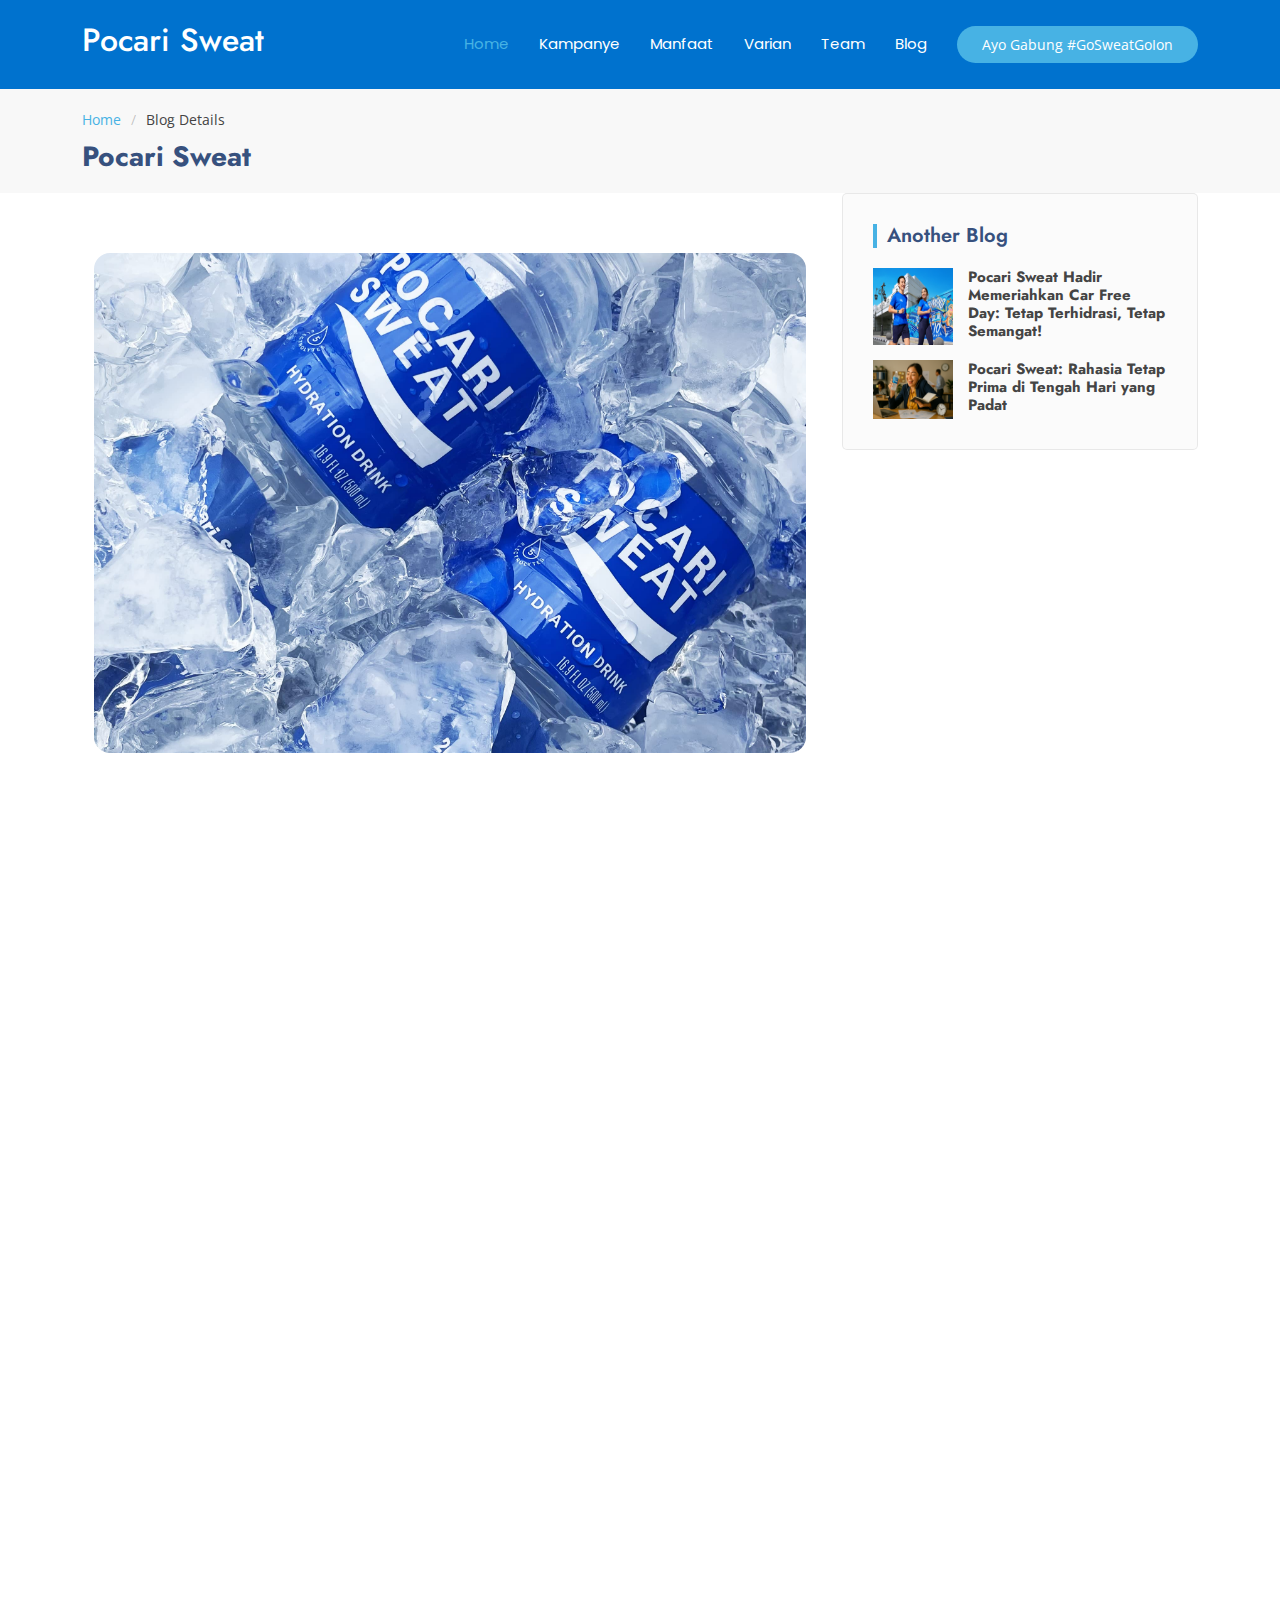
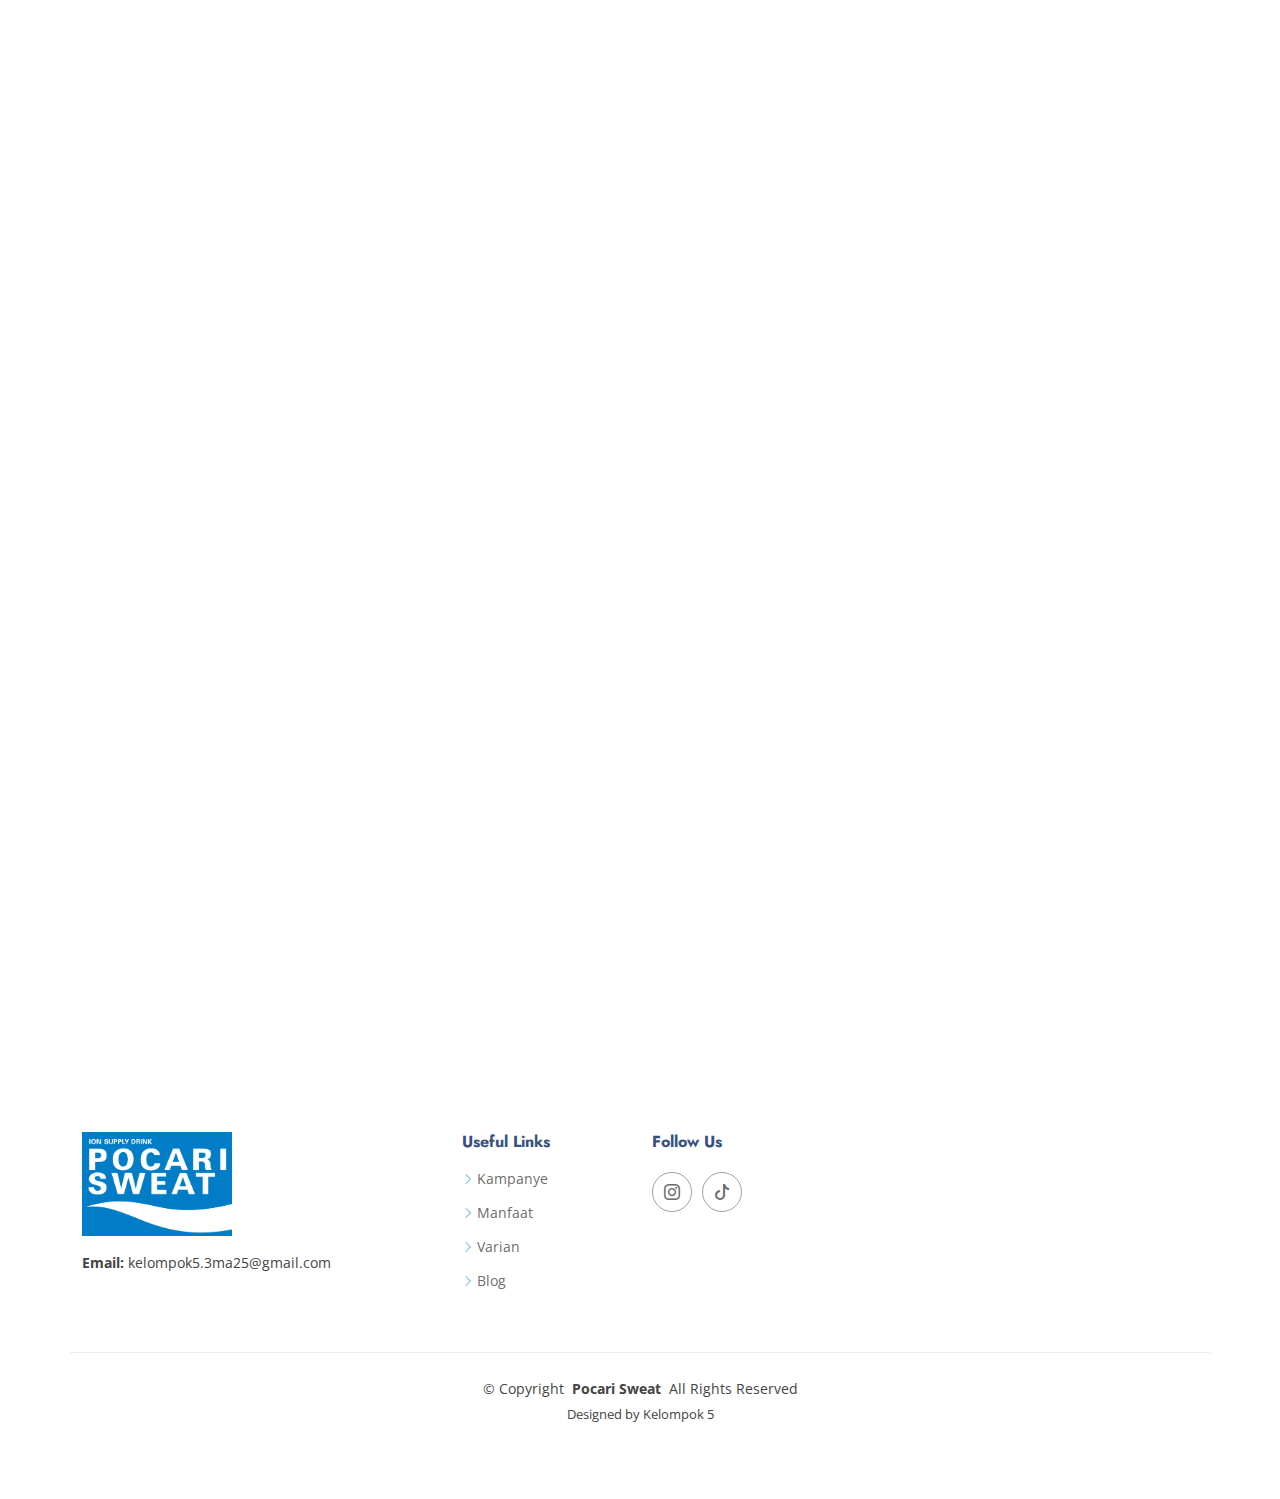
<file: blog-details1.html>
<!DOCTYPE html>
<html lang="en">

<head>
  <meta charset="utf-8">
  <meta content="width=device-width, initial-scale=1.0" name="viewport">
  <title>#GoSweatGoIon - Topi boleh terbang, Ion jangan ikut hilang!</title>
  <meta name="description" content="">
  <meta name="keywords" content="">

  <!-- Favicons -->
  <link href="assets/img/logo-pocari.png" rel="icon">
  <link href="assets/img/apple-touch-icon.png" rel="apple-touch-icon">

  <!-- Fonts -->
  <link href="https://fonts.googleapis.com" rel="preconnect">
  <link href="https://fonts.gstatic.com" rel="preconnect" crossorigin>
  <link href="https://fonts.googleapis.com/css2?family=Open+Sans:ital,wght@0,300;0,400;0,500;0,600;0,700;0,800;1,300;1,400;1,500;1,600;1,700;1,800&family=Poppins:ital,wght@0,100;0,200;0,300;0,400;0,500;0,600;0,700;0,800;0,900;1,100;1,200;1,300;1,400;1,500;1,600;1,700;1,800;1,900&family=Jost:ital,wght@0,100;0,200;0,300;0,400;0,500;0,600;0,700;0,800;0,900;1,100;1,200;1,300;1,400;1,500;1,600;1,700;1,800;1,900&display=swap" rel="stylesheet">

  <!-- Vendor CSS Files -->
  <link href="assets/vendor/bootstrap/css/bootstrap.min.css" rel="stylesheet">
  <link href="assets/vendor/bootstrap-icons/bootstrap-icons.css" rel="stylesheet">
  <link href="assets/vendor/aos/aos.css" rel="stylesheet">
  <link href="assets/vendor/glightbox/css/glightbox.min.css" rel="stylesheet">
  <link href="assets/vendor/swiper/swiper-bundle.min.css" rel="stylesheet">

  <!-- Main CSS File -->
  <link href="assets/css/main.css" rel="stylesheet">

  <!-- =======================================================
  * Template Name: Arsha
  * Template URL: https://bootstrapmade.com/arsha-free-bootstrap-html-template-corporate/
  * Updated: Feb 22 2025 with Bootstrap v5.3.3
  * Author: BootstrapMade.com
  * License: https://bootstrapmade.com/license/
  ======================================================== -->
</head>

<body class="blog-details-page">

  <header id="header" class="header d-flex align-items-center sticky-top">
    <div class="container-fluid container-xl position-relative d-flex align-items-center">

      <a href="index.html" class="logo d-flex align-items-center me-auto">
        <!-- Uncomment the line below if you also wish to use an image logo -->
        <!-- <img src="assets/img/logo.webp" alt=""> -->
        <h2 class="sitename">Pocari Sweat</h2>
      </a>

      <nav id="navmenu" class="navmenu">
        <ul>
          <li><a href="#hero" class="active">Home</a></li>
          <li><a href="#kampanye">Kampanye</a></li>
          <li><a href="#manfaat">Manfaat</a></li>
          <li><a href="#varian">Varian</a></li>
          <li><a href="#team">Team</a></li>
          <li><a href="#blog">Blog</a></li>
        </ul>
        <i class="mobile-nav-toggle d-xl-none bi bi-list"></i>
      </nav>

      <a class="btn-getstarted" href="#about">Ayo Gabung #GoSweatGoIon</a>

    </div>
  </header>

  <main class="main">

    <!-- Page Title -->
    <div class="page-title" data-aos="fade">
      <div class="container">
        <nav class="breadcrumbs">
          <ol>
            <li><a href="index.html">Home</a></li>
            <li class="current">Blog Details</li>
          </ol>
        </nav>
        <h1>Pocari Sweat</h1>
      </div>
    </div><!-- End Page Title -->

    <div class="container">
      <div class="row">

        <div class="col-lg-8">

          <!-- Blog Details Section -->
          <section id="blog-details" class="blog-details section">
            <div class="container" data-aos="fade-up">

              <article class="article">

                <div class="hero-img" data-aos="zoom-in">
                  <img src="assets/img/latar-belakang.jpg" alt="Featured blog image" class="img-fluid" loading="lazy">
                </div>

                <div class="article-content" data-aos="fade-up" data-aos-delay="100">
                  <div class="content-header">
                    <h1 class="title">Pocari Sweat: Lebih dari Sekadar Minuman Pelepas Dahaga</h1>
                  </div>

                  <div class="content">
                    <p class="lead">
                      Pernahkah kamu merasa lelah, lesu, atau dehidrasi setelah beraktivitas? Mungkin setelah berolahraga, berjemur di bawah terik matahari, atau bahkan saat sedang sakit. Di momen-momen seperti itu, air mineral saja kadang terasa belum cukup. Nah, di sinilah Pocari Sweat hadir sebagai solusi yang tepat!
                    </p>

                    <p>
                      Pocari Sweat bukan hanya minuman biasa. Ini adalah minuman pengganti ion yang dirancang khusus untuk mengembalikan cairan dan elektrolit tubuh yang hilang. Mari kita bahas lebih lanjut mengapa Pocari Sweat layak jadi andalanmu.
                    </p>

                    <h2>Mengapa Pocari Sweat Berbeda?</h2>
                    <p>
                      Tubuh kita membutuhkan lebih dari sekadar air untuk berfungsi optimal. Saat berkeringat, kita tidak hanya kehilangan air, tetapi juga elektrolit penting seperti natrium, kalium, dan kalsium. Jika elektrolit ini tidak diganti, kita bisa merasa lemas, pusing, bahkan kram otot.
                    </p>

                    <p>
                        Pocari Sweat diformulasikan dengan komposisi ion yang mirip dengan cairan tubuh alami. Ini berarti Pocari Sweat dapat diserap lebih cepat oleh tubuh dibandingkan air biasa, sehingga proses rehidrasi menjadi lebih efektif. Rasanya yang ringan dan tidak terlalu manis juga membuatnya nyaman diminum, bahkan saat kamu sedang tidak enak badan.
                    </p>

                    <h2>Kapan Waktu yang Tepat untuk Minum Pocari Sweat?</h2>
                    <p>
                      Kapan pun kamu merasa perlu mengembalikan cairan tubuh, Pocari Sweat bisa jadi pilihan. Berikut beberapa situasi di mana Pocari Sweat sangat direkomendasikan:
                    </p>
                    <ul>
                      <li>Setelah Berolahraga: Olahraga intensif menyebabkan banyak keringat dan hilangnya elektrolit. Minum Pocari Sweat setelah berolahraga membantu mempercepat pemulihan dan mencegah dehidrasi.</li>
                      <li>Saat Cuaca Panas: Berada di bawah terik matahari dalam waktu lama bisa membuatmu cepat kehilangan cairan. Pocari Sweat membantu menjaga hidrasi tubuh agar kamu tetap segar.</li>
                      <li>Saat Sakit: Demam, muntah, atau diare dapat menyebabkan tubuh kehilangan banyak cairan dan elektrolit. Pocari Sweat membantu mencegah dehidrasi dan mempercepat pemulihan.</li>
                      <li>Saat Beraktivitas Berat: Pekerjaan fisik yang berat atau aktivitas di luar ruangan yang memakan energi juga bisa membuatmu cepat lelah. Pocari Sweat bisa jadi penambah semangat.</li>
                    </ul>
                      
                    <p>
                      Jadi, sudahkah kamu menyiapkan Pocari Sweat sebagai pertolongan pertama untuk menjaga hidrasi tubuhmu? Jangan biarkan dehidrasi mengganggu aktivitas dan kesehatanmu!
                    </p>
                  </div>
                    
                </div>

              </article>

            </div>
          </section><!-- /Blog Details Section -->

        </div>

        <div class="col-lg-4 sidebar">

            <!-- Recent Posts Widget -->
            <div class="recent-posts-widget widget-item">

              <h3 class="widget-title">Another Blog</h3>

              <div class="post-item">
                <img src="assets/img/cfd.jpg" alt="" class="flex-shrink-0">
                <div>
                  <h4><a href="blog-details2.html">Pocari Sweat Hadir Memeriahkan Car Free Day: Tetap Terhidrasi, Tetap Semangat!</a></h4>
                </div>
              </div><!-- End recent post item-->

              <div class="post-item">
                <img src="assets/img/pocari-rahasia.png" alt="" class="flex-shrink-0">
                <div>
                  <h4><a href="blog-details3.html">Pocari Sweat: Rahasia Tetap Prima di Tengah Hari yang Padat</a></h4>
                </div>
              </div><!-- End recent post item-->
          </div>

        </div>

      </div>
    </div>

  </main>

  <footer id="footer" class="footer">

    <div class="container footer-top">
      <div class="row gy-4">
        <div class="col-lg-4 col-md-6 footer-about">
          <a href="index.html" class="d-flex align-items-center">
            <span class="sitename"><img width=150px src="assets/img/logo-pocari.png" class="img-fluid"></span>
          </a>
          <div class="footer-contact pt-3">
            <p><strong>Email:</strong> <span>kelompok5.3ma25@gmail.com</span></p>
          </div>
        </div>

        <div class="col-lg-2 col-md-3 footer-links">
          <h4>Useful Links</h4>
          <ul>
            <li><i class="bi bi-chevron-right"></i> <a href="#kampanye">Kampanye</a></li>
            <li><i class="bi bi-chevron-right"></i> <a href="#manfaat">Manfaat</a></li>
            <li><i class="bi bi-chevron-right"></i> <a href="#varian">Varian</a></li>
            <li><i class="bi bi-chevron-right"></i> <a href="#blog">Blog</a></li>
          </ul>
        </div>

        <div class="col-lg-4 col-md-12">
          <h4>Follow Us</h4>
          <div class="social-links d-flex">
            <a href="https://www.instagram.com/https://www.instagram.com/kelompok_3ma25?igsh=MW95enlheDlnajhlNg%3D%3D&utm_source=qr"><i class="bi bi-instagram"></i></a>
            <a href="https://www.tiktok.com/@kelompok.5.3ma25?_t=ZS-8x9zIrqxHWx&_r=1"><i class="bi bi-tiktok"></i></a>
          </div>
        </div>

      </div>
    </div>

    <div class="container copyright text-center mt-4">
      <p>© <span>Copyright</span> <strong class="px-1 sitename">Pocari Sweat</strong> <span>All Rights Reserved</span></p>
      <div class="credits">
        <!-- All the links in the footer should remain intact. -->
        <!-- You can delete the links only if you've purchased the pro version. -->
        <!-- Licensing information: https://bootstrapmade.com/license/ -->
        <!-- Purchase the pro version with working PHP/AJAX contact form: [buy-url] -->
        Designed by Kelompok 5
      </div>
    </div>

  </footer>

  <!-- Scroll Top -->
  <a href="#" id="scroll-top" class="scroll-top d-flex align-items-center justify-content-center"><i class="bi bi-arrow-up-short"></i></a>

  <!-- Preloader -->
  <div id="preloader"></div>

  <!-- Vendor JS Files -->
  <script src="assets/vendor/bootstrap/js/bootstrap.bundle.min.js"></script>
  <script src="assets/vendor/php-email-form/validate.js"></script>
  <script src="assets/vendor/aos/aos.js"></script>
  <script src="assets/vendor/glightbox/js/glightbox.min.js"></script>
  <script src="assets/vendor/swiper/swiper-bundle.min.js"></script>
  <script src="assets/vendor/waypoints/noframework.waypoints.js"></script>
  <script src="assets/vendor/imagesloaded/imagesloaded.pkgd.min.js"></script>
  <script src="assets/vendor/isotope-layout/isotope.pkgd.min.js"></script>

  <!-- Main JS File -->
  <script src="assets/js/main.js"></script>

</body>

</html>
</file>
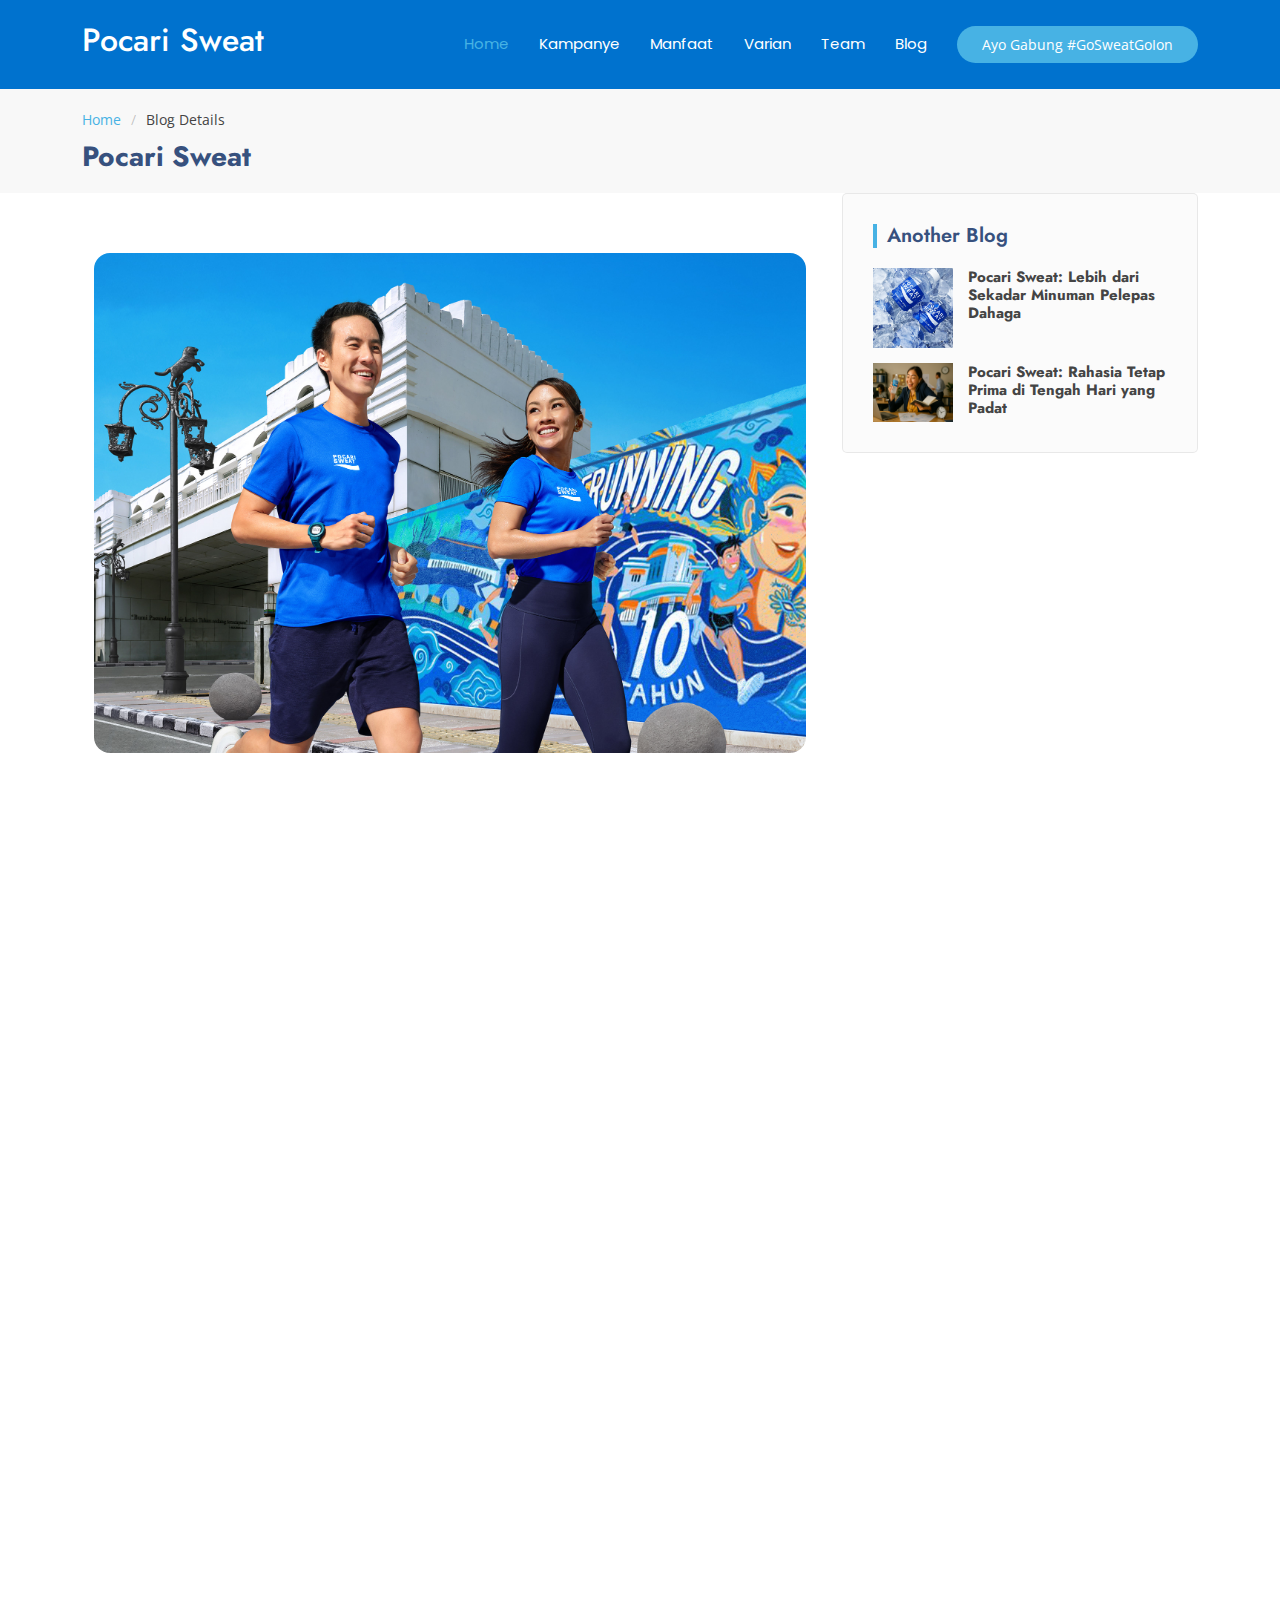
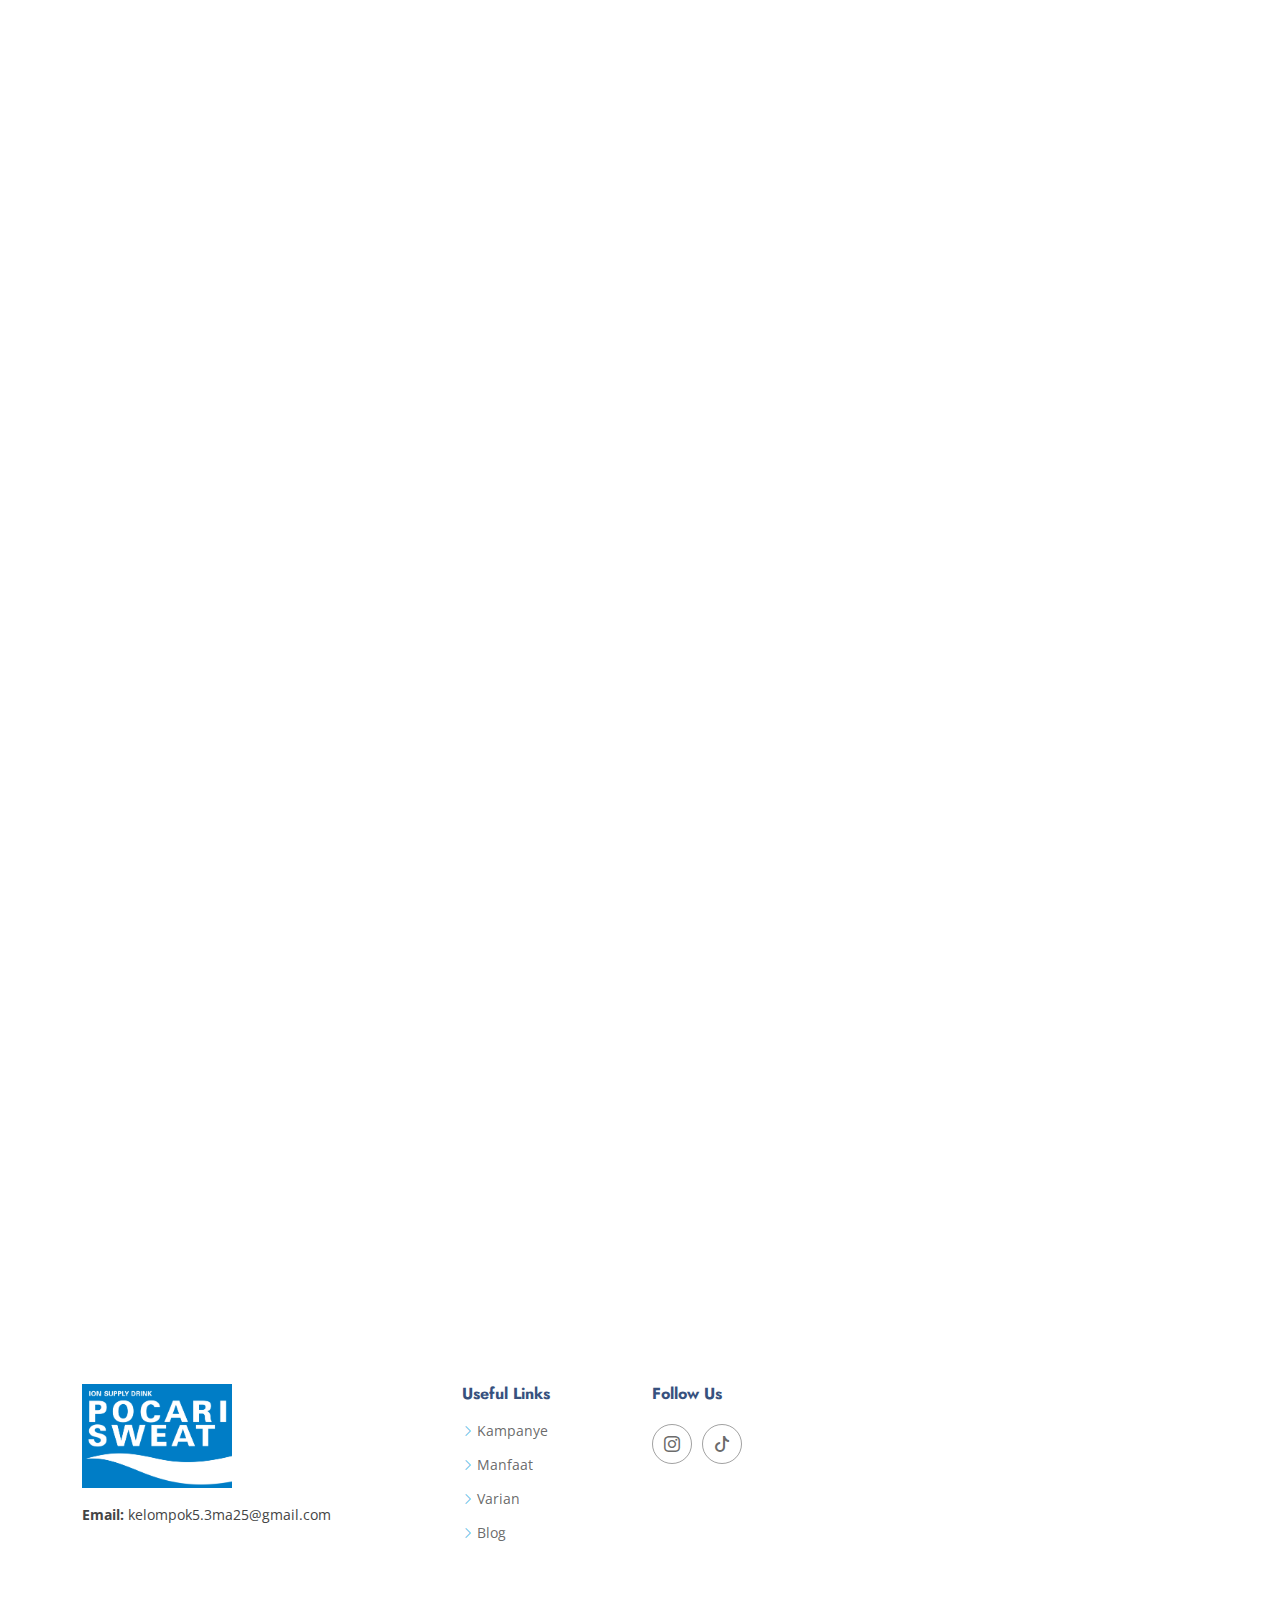
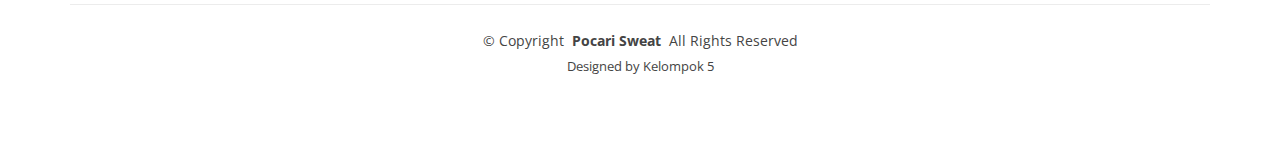
<file: blog-details2.html>
<!DOCTYPE html>
<html lang="en">

<head>
  <meta charset="utf-8">
  <meta content="width=device-width, initial-scale=1.0" name="viewport">
  <title>#GoSweatGoIon - Topi boleh terbang, Ion jangan ikut hilang!</title>
  <meta name="description" content="">
  <meta name="keywords" content="">

  <!-- Favicons -->
  <link href="assets/img/logo-pocari.png" rel="icon">
  <link href="assets/img/apple-touch-icon.png" rel="apple-touch-icon">

  <!-- Fonts -->
  <link href="https://fonts.googleapis.com" rel="preconnect">
  <link href="https://fonts.gstatic.com" rel="preconnect" crossorigin>
  <link href="https://fonts.googleapis.com/css2?family=Open+Sans:ital,wght@0,300;0,400;0,500;0,600;0,700;0,800;1,300;1,400;1,500;1,600;1,700;1,800&family=Poppins:ital,wght@0,100;0,200;0,300;0,400;0,500;0,600;0,700;0,800;0,900;1,100;1,200;1,300;1,400;1,500;1,600;1,700;1,800;1,900&family=Jost:ital,wght@0,100;0,200;0,300;0,400;0,500;0,600;0,700;0,800;0,900;1,100;1,200;1,300;1,400;1,500;1,600;1,700;1,800;1,900&display=swap" rel="stylesheet">

  <!-- Vendor CSS Files -->
  <link href="assets/vendor/bootstrap/css/bootstrap.min.css" rel="stylesheet">
  <link href="assets/vendor/bootstrap-icons/bootstrap-icons.css" rel="stylesheet">
  <link href="assets/vendor/aos/aos.css" rel="stylesheet">
  <link href="assets/vendor/glightbox/css/glightbox.min.css" rel="stylesheet">
  <link href="assets/vendor/swiper/swiper-bundle.min.css" rel="stylesheet">

  <!-- Main CSS File -->
  <link href="assets/css/main.css" rel="stylesheet">

  <!-- =======================================================
  * Template Name: Arsha
  * Template URL: https://bootstrapmade.com/arsha-free-bootstrap-html-template-corporate/
  * Updated: Feb 22 2025 with Bootstrap v5.3.3
  * Author: BootstrapMade.com
  * License: https://bootstrapmade.com/license/
  ======================================================== -->
</head>

<body class="blog-details-page">

  <header id="header" class="header d-flex align-items-center sticky-top">
    <div class="container-fluid container-xl position-relative d-flex align-items-center">

      <a href="index.html" class="logo d-flex align-items-center me-auto">
        <!-- Uncomment the line below if you also wish to use an image logo -->
        <!-- <img src="assets/img/logo.webp" alt=""> -->
        <h2 class="sitename">Pocari Sweat</h2>
      </a>

      <nav id="navmenu" class="navmenu">
        <ul>
          <li><a href="#hero" class="active">Home</a></li>
          <li><a href="#kampanye">Kampanye</a></li>
          <li><a href="#manfaat">Manfaat</a></li>
          <li><a href="#varian">Varian</a></li>
          <li><a href="#team">Team</a></li>
          <li><a href="#blog">Blog</a></li>
        </ul>
        <i class="mobile-nav-toggle d-xl-none bi bi-list"></i>
      </nav>

      <a class="btn-getstarted" href="#about">Ayo Gabung #GoSweatGoIon</a>

    </div>
  </header>

  <main class="main">

    <!-- Page Title -->
    <div class="page-title" data-aos="fade">
      <div class="container">
        <nav class="breadcrumbs">
          <ol>
            <li><a href="index.html">Home</a></li>
            <li class="current">Blog Details</li>
          </ol>
        </nav>
        <h1>Pocari Sweat</h1>
      </div>
    </div><!-- End Page Title -->

    <div class="container">
      <div class="row">

        <div class="col-lg-8">

          <!-- Blog Details Section -->
          <section id="blog-details" class="blog-details section">
            <div class="container" data-aos="fade-up">

              <article class="article">

                <div class="hero-img" data-aos="zoom-in">
                  <img src="assets/img/cfd.jpg" alt="Featured blog image" class="img-fluid" loading="lazy">
                </div>

                <div class="article-content" data-aos="fade-up" data-aos-delay="100">
                  <div class="content-header">
                    <h1 class="title">Pocari Sweat Hadir Memeriahkan Car Free Day: Tetap Terhidrasi, Tetap Semangat!</h1>
                  </div>

                  <div class="content">
                    <p class="lead">
                      Car Free Day (CFD) telah menjadi agenda rutin yang dinanti banyak orang di berbagai kota besar di Indonesia, tak terkecuali di Tangerang. CFD bukan hanya ajang bebas kendaraan, tetapi juga kesempatan emas bagi kita untuk berolahraga, bersosialisasi, dan menikmati udara segar di pagi hari. Dan tahukah kamu? Pocari Sweat seringkali menjadi bagian tak terpisahkan dari kemeriahan ini!
                    </p>

                    <p>
                      Pernahkah kamu melihat booth biru khas Pocari Sweat di tengah keramaian CFD? Kehadiran mereka di sana bukan tanpa alasan. Pocari Sweat memahami betul bahwa aktivitas fisik, meskipun ringan seperti jalan santai atau bersepeda, tetap membuat tubuh kehilangan banyak cairan dan ion. Di sinilah peran Pocari Sweat menjadi sangat penting.
                    </p>

                    <h2>Mengapa Pocari Sweat Pas Banget untuk CFD?</h2>
                    <p>
                      Saat CFD, kita bergerak lebih banyak dari biasanya. Keringat pun mengucur, membawa serta air dan elektrolit penting dari tubuh. Jika tidak segera diganti, risiko dehidrasi mengintai, membuat kita merasa cepat lelah, lemas, atau bahkan pusing.
                    </p>

                    <p>
                        Pocari Sweat, dengan formulasi mirip cairan tubuh, mampu mengembalikan cairan dan ion yang hilang dengan cepat dan efektif. Minuman ini memastikan tubuh tetap terhidrasi optimal, sehingga kamu bisa terus menikmati setiap momen CFD dengan semangat penuh. Tidak ada lagi cerita lemas di tengah jalan karena kekurangan cairan!
                    </p>

                    <h2>Apa Saja yang Biasanya Ada di Booth Pocari Sweat Saat CFD?</h2>
                    <p>
                      Jika kamu berkesempatan mengunjungi booth Pocari Sweat di CFD, kamu biasanya akan menemukan beberapa hal menarik:
                    </p>
                    <ul>
                      <li>Pembagian Sampel Produk: Ini adalah kesempatan emas untuk mencoba atau mendapatkan Pocari Sweat secara gratis, terutama setelah beraktivitas.</li>
                      <li>Informasi Hidrasi: Tim Pocari Sweat sering memberikan edukasi tentang pentingnya hidrasi dan bagaimana Pocari Sweat dapat membantu menjaga keseimbangan cairan tubuh.</li>
                      <li>Aktivitas Seru: Beberapa booth mungkin dilengkapi dengan mini games, challenge, atau photobooth yang bisa kamu ikuti bersama teman atau keluarga. Ini menambah keseruan pengalaman CFD-mu!</li>
                      <li>Zona Istirahat: Terkadang, disediakan area nyaman untuk beristirahat sejenak sambil menikmati Pocari Sweat.</li>
                    </ul>
                      
                    <p>
                      Kehadiran Pocari Sweat di CFD adalah bukti komitmen mereka untuk mendukung gaya hidup sehat dan aktif masyarakat. Mereka ingin memastikan bahwa setiap orang dapat berolahraga dan beraktivitas dengan nyaman, tanpa khawatir akan dehidrasi.
                    </p>
                    <p>
                        Jadi, di CFD berikutnya, jangan ragu untuk mampir ke booth Pocari Sweat, ya! Rasakan kesegarannya dan jaga tubuhmu tetap terhidrasi untuk aktivitas yang lebih optimal.
                    </p>
                  </div>
                    
                </div>

              </article>

            </div>
          </section><!-- /Blog Details Section -->

        </div>

        <div class="col-lg-4 sidebar">

            <!-- Recent Posts Widget -->
            <div class="recent-posts-widget widget-item">

              <h3 class="widget-title">Another Blog</h3>

              <div class="post-item">
                <img src="assets/img/latar-belakang.jpg" alt="" class="flex-shrink-0">
                <div>
                  <h4><a href="blog-details1.html">Pocari Sweat: Lebih dari Sekadar Minuman Pelepas Dahaga</a></h4>
                </div>
              </div><!-- End recent post item-->

              <div class="post-item">
                <img src="assets/img/pocari-rahasia.png" alt="" class="flex-shrink-0">
                <div>
                  <h4><a href="blog-details3.html">Pocari Sweat: Rahasia Tetap Prima di Tengah Hari yang Padat</a></h4>
                </div>
              </div><!-- End recent post item-->
          </div>

        </div>

      </div>
    </div>

  </main>

  <footer id="footer" class="footer">

    <div class="container footer-top">
      <div class="row gy-4">
        <div class="col-lg-4 col-md-6 footer-about">
          <a href="index.html" class="d-flex align-items-center">
            <span class="sitename"><img width=150px src="assets/img/logo-pocari.png" class="img-fluid"></span>
          </a>
          <div class="footer-contact pt-3">
            <p><strong>Email:</strong> <span>kelompok5.3ma25@gmail.com</span></p>
          </div>
        </div>

        <div class="col-lg-2 col-md-3 footer-links">
          <h4>Useful Links</h4>
          <ul>
            <li><i class="bi bi-chevron-right"></i> <a href="#kampanye">Kampanye</a></li>
            <li><i class="bi bi-chevron-right"></i> <a href="#manfaat">Manfaat</a></li>
            <li><i class="bi bi-chevron-right"></i> <a href="#varian">Varian</a></li>
            <li><i class="bi bi-chevron-right"></i> <a href="#blog">Blog</a></li>
          </ul>
        </div>

        <div class="col-lg-4 col-md-12">
          <h4>Follow Us</h4>
          <div class="social-links d-flex">
            <a href="https://www.instagram.com/kelompok_3ma25?igsh=MW95enlheDlnajhlNg%3D%3D&utm_source=qr"><i class="bi bi-instagram"></i></a>
            <a href="https://www.tiktok.com/@kelompok.5.3ma25?_t=ZS-8x9zIrqxHWx&_r=1"><i class="bi bi-tiktok"></i></a>
          </div>
        </div>

      </div>
    </div>

    <div class="container copyright text-center mt-4">
      <p>© <span>Copyright</span> <strong class="px-1 sitename">Pocari Sweat</strong> <span>All Rights Reserved</span></p>
      <div class="credits">
        <!-- All the links in the footer should remain intact. -->
        <!-- You can delete the links only if you've purchased the pro version. -->
        <!-- Licensing information: https://bootstrapmade.com/license/ -->
        <!-- Purchase the pro version with working PHP/AJAX contact form: [buy-url] -->
        Designed by Kelompok 5
      </div>
    </div>

  </footer>

  <!-- Scroll Top -->
  <a href="#" id="scroll-top" class="scroll-top d-flex align-items-center justify-content-center"><i class="bi bi-arrow-up-short"></i></a>

  <!-- Preloader -->
  <div id="preloader"></div>

  <!-- Vendor JS Files -->
  <script src="assets/vendor/bootstrap/js/bootstrap.bundle.min.js"></script>
  <script src="assets/vendor/php-email-form/validate.js"></script>
  <script src="assets/vendor/aos/aos.js"></script>
  <script src="assets/vendor/glightbox/js/glightbox.min.js"></script>
  <script src="assets/vendor/swiper/swiper-bundle.min.js"></script>
  <script src="assets/vendor/waypoints/noframework.waypoints.js"></script>
  <script src="assets/vendor/imagesloaded/imagesloaded.pkgd.min.js"></script>
  <script src="assets/vendor/isotope-layout/isotope.pkgd.min.js"></script>

  <!-- Main JS File -->
  <script src="assets/js/main.js"></script>

</body>

</html>
</file>
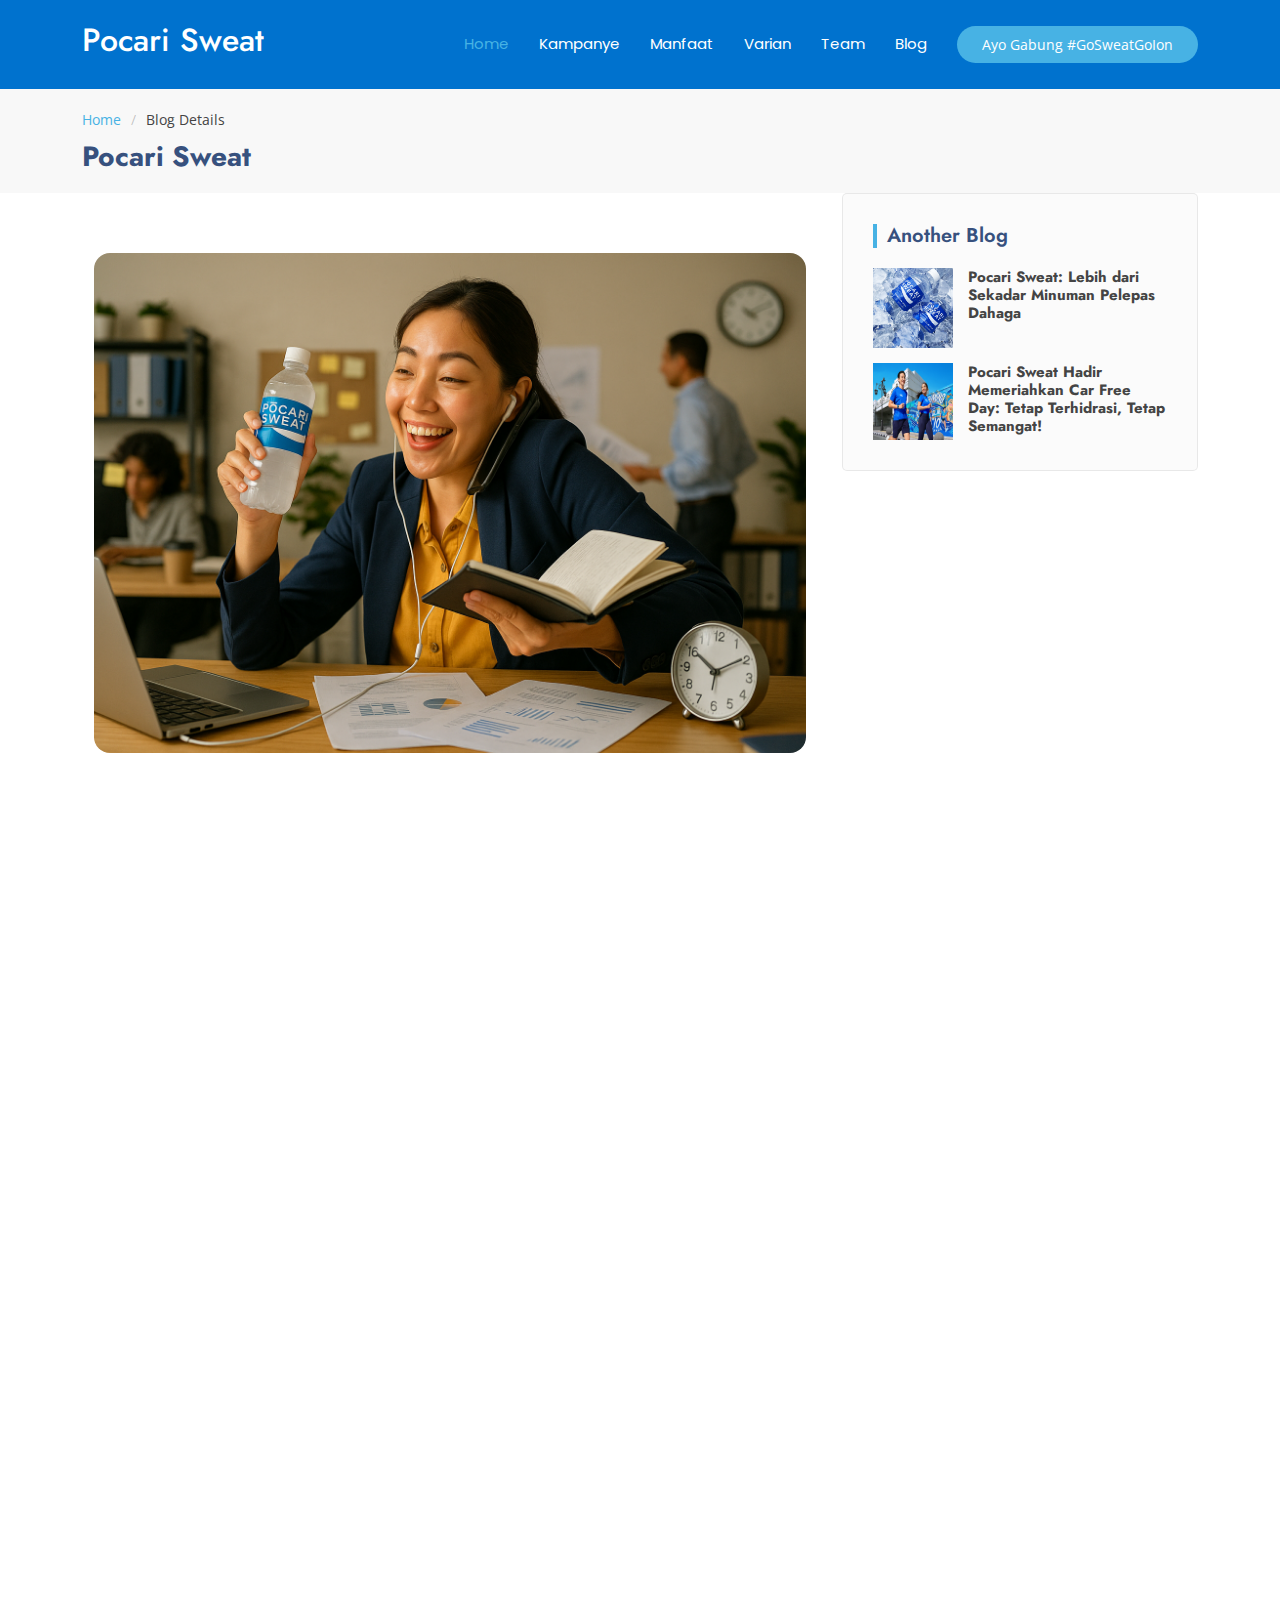
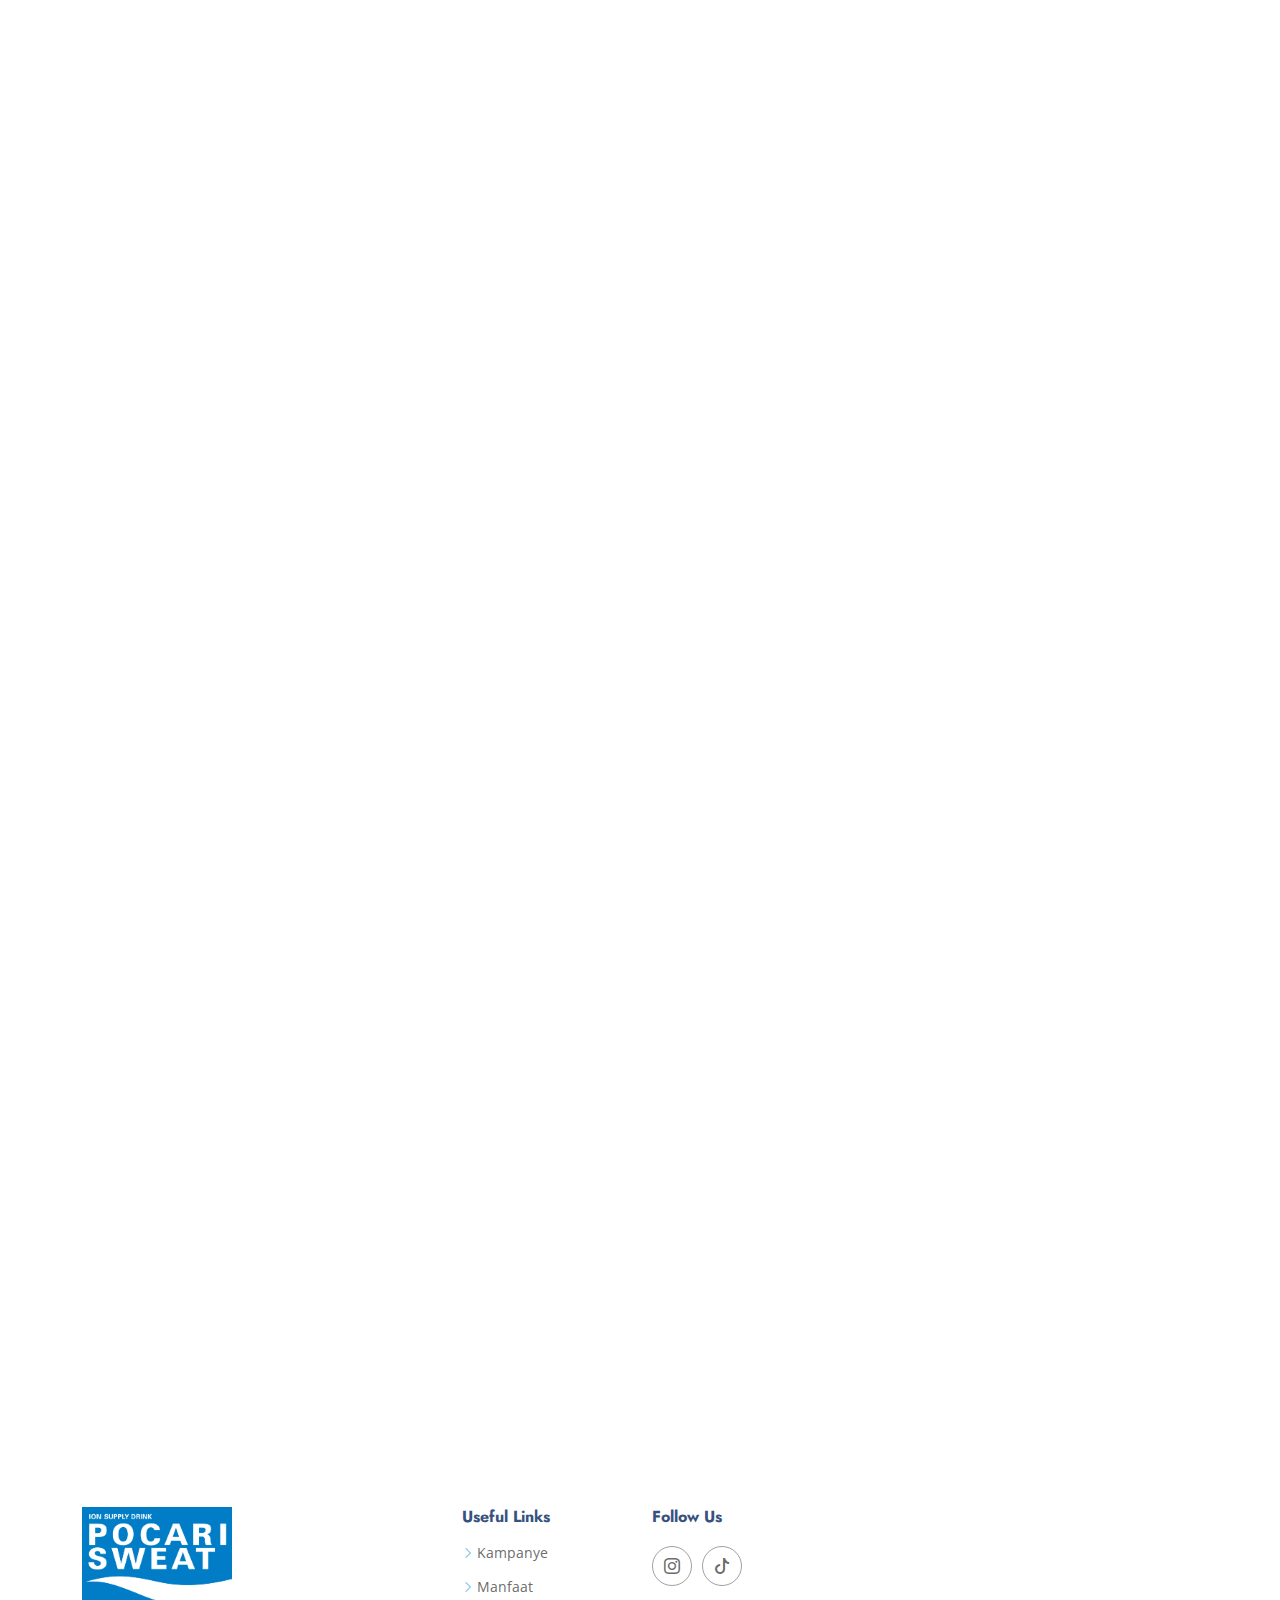
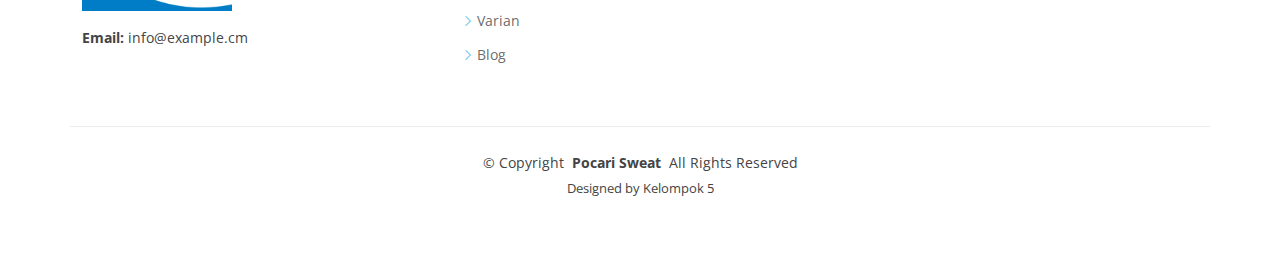
<file: blog-details3.html>
<!DOCTYPE html>
<html lang="en">

<head>
  <meta charset="utf-8">
  <meta content="width=device-width, initial-scale=1.0" name="viewport">
  <title>#GoSweatGoIon - Topi boleh terbang, Ion jangan ikut hilang!</title>
  <meta name="description" content="">
  <meta name="keywords" content="">

  <!-- Favicons -->
  <link href="assets/img/logo-pocari.png" rel="icon">
  <link href="assets/img/apple-touch-icon.png" rel="apple-touch-icon">

  <!-- Fonts -->
  <link href="https://fonts.googleapis.com" rel="preconnect">
  <link href="https://fonts.gstatic.com" rel="preconnect" crossorigin>
  <link href="https://fonts.googleapis.com/css2?family=Open+Sans:ital,wght@0,300;0,400;0,500;0,600;0,700;0,800;1,300;1,400;1,500;1,600;1,700;1,800&family=Poppins:ital,wght@0,100;0,200;0,300;0,400;0,500;0,600;0,700;0,800;0,900;1,100;1,200;1,300;1,400;1,500;1,600;1,700;1,800;1,900&family=Jost:ital,wght@0,100;0,200;0,300;0,400;0,500;0,600;0,700;0,800;0,900;1,100;1,200;1,300;1,400;1,500;1,600;1,700;1,800;1,900&display=swap" rel="stylesheet">

  <!-- Vendor CSS Files -->
  <link href="assets/vendor/bootstrap/css/bootstrap.min.css" rel="stylesheet">
  <link href="assets/vendor/bootstrap-icons/bootstrap-icons.css" rel="stylesheet">
  <link href="assets/vendor/aos/aos.css" rel="stylesheet">
  <link href="assets/vendor/glightbox/css/glightbox.min.css" rel="stylesheet">
  <link href="assets/vendor/swiper/swiper-bundle.min.css" rel="stylesheet">

  <!-- Main CSS File -->
  <link href="assets/css/main.css" rel="stylesheet">

  <!-- =======================================================
  * Template Name: Arsha
  * Template URL: https://bootstrapmade.com/arsha-free-bootstrap-html-template-corporate/
  * Updated: Feb 22 2025 with Bootstrap v5.3.3
  * Author: BootstrapMade.com
  * License: https://bootstrapmade.com/license/
  ======================================================== -->
</head>

<body class="blog-details-page">

  <header id="header" class="header d-flex align-items-center sticky-top">
    <div class="container-fluid container-xl position-relative d-flex align-items-center">

      <a href="index.html" class="logo d-flex align-items-center me-auto">
        <!-- Uncomment the line below if you also wish to use an image logo -->
        <!-- <img src="assets/img/logo.webp" alt=""> -->
        <h2 class="sitename">Pocari Sweat</h2>
      </a>

      <nav id="navmenu" class="navmenu">
        <ul>
          <li><a href="#hero" class="active">Home</a></li>
          <li><a href="#kampanye">Kampanye</a></li>
          <li><a href="#manfaat">Manfaat</a></li>
          <li><a href="#varian">Varian</a></li>
          <li><a href="#team">Team</a></li>
          <li><a href="#blog">Blog</a></li>
        </ul>
        <i class="mobile-nav-toggle d-xl-none bi bi-list"></i>
      </nav>

      <a class="btn-getstarted" href="#about">Ayo Gabung #GoSweatGoIon</a>

    </div>
  </header>

  <main class="main">

    <!-- Page Title -->
    <div class="page-title" data-aos="fade">
      <div class="container">
        <nav class="breadcrumbs">
          <ol>
            <li><a href="index.html">Home</a></li>
            <li class="current">Blog Details</li>
          </ol>
        </nav>
        <h1>Pocari Sweat</h1>
      </div>
    </div><!-- End Page Title -->

    <div class="container">
      <div class="row">

        <div class="col-lg-8">

          <!-- Blog Details Section -->
          <section id="blog-details" class="blog-details section">
            <div class="container" data-aos="fade-up">

              <article class="article">

                <div class="hero-img" data-aos="zoom-in">
                  <img src="assets/img/pocari-rahasia.png" alt="Featured blog image" class="img-fluid" loading="lazy">
                </div>

                <div class="article-content" data-aos="fade-up" data-aos-delay="100">
                  <div class="content-header">
                    <h1 class="title">Pocari Sweat: Rahasia Tetap Prima di Tengah Hari yang Padat</h1>
                  </div>

                  <div class="content">
                    <p class="lead">
                      Di tengah hiruk pikuk kehidupan modern, rasanya setiap hari adalah perlombaan. Dari rapat pagi yang maraton, pekerjaan di lapangan yang menguras tenaga, hingga rutinitas gym sepulang kerja, tubuh kita terus-menerus dituntut untuk performa maksimal. Pernahkah kamu merasa drop di tengah hari, padahal aktivitas masih menumpuk? Bisa jadi, tubuhmu kekurangan cairan dan elektrolit esensial.
                    </p>

                    <p>
                      Di sinilah Pocari Sweat hadir sebagai partner setiamu untuk menjaga performa optimal di tengah aktivitas yang super padat. Bukan sekadar pelepas dahaga, Pocari Sweat adalah minuman pengganti ion yang dirancang untuk mendukungmu tetap prima sepanjang hari.
                    </p>

                    <h2>Mengapa Aktivitas Padat Membuat Kita Butuh Pocari Sweat?</h2>
                    <p>
                      Setiap kali kita bergerak, berpikir keras, atau bahkan hanya berada di ruangan ber-AC, tubuh kita terus-menerus kehilangan cairan. Terlebih lagi saat kita berkeringat karena stres, panas, atau aktivitas fisik. Bersamaan dengan cairan, elektrolit penting seperti natrium, kalium, dan magnesium ikut terkuras.
                    </p>

                    <p>
                      Kehilangan cairan dan elektrolit ini, meskipun sedikit, bisa berdampak besar pada energimu. Kamu bisa mulai merasa:
                    </p>
                    <ul>
                      <li>Lemas dan Lesu: Energi tiba-tiba anjlok, sulit fokus.</li>
                      <li>Pusing: Terutama saat bangun dari duduk atau berdiri.</li>
                      <li>Kram Otot: Sinyal bahwa otot kekurangan elektrolit.</li>
                      <li>Penurunan Produktivitas: Sulit konsentrasi dan berpikir jernih.</li>
                    </ul>
                      
                    <p>
                      Pocari Sweat diformulasikan dengan komposisi ion yang mirip dengan cairan tubuh alami. Ini membuat Pocari Sweat diserap lebih cepat dan efisien ke dalam aliran darah dibandingkan air putih biasa. Dengan begitu, keseimbangan cairan dan elektrolit tubuh bisa pulih lebih cepat, dan kamu pun bisa kembali berenergi!
                    </p>
                      
                    <h2>Kapan Waktu Terbaik untuk Minum Pocari Sweat Saat Aktivitas Padat?</h2>
                    <p>
                      Jangan tunggu sampai merasa sangat haus atau lemas. Pencegahan adalah kuncinya! Berikut beberapa momen strategis untuk menikmati Pocari Sweat:
                    </p>
                      
                    <ul>
                      <li>Pagi Hari Sebelum Beraktivitas: Mulai harimu dengan hidrasi optimal, terutama jika kamu punya jadwal padat. Ini seperti mengisi bahan bakar sebelum perjalanan jauh.</li>
                      <li>Di Sela-sela Rapat Panjang atau Deadline Ketat: Otak juga butuh hidrasi! Pocari Sweat bisa membantu menjaga fokus dan konsentrasimu.</li>
                      <li>Saat Jam Istirahat Siang: Rehidrasi tubuh setelah paruh pertama hari yang melelahkan.</li>
                      <li>Setelah Pulang Kerja atau Berolahraga: Ganti cairan dan elektrolit yang hilang agar tubuh cepat pulih dan siap untuk aktivitas esok hari.</li>
                    </ul>
                      
                    <p>
                      Dengan Pocari Sweat, kamu tidak perlu khawatir lagi kehilangan energi di tengah padatnya jadwal. Rasanya yang ringan dan menyegarkan juga cocok untuk diminum kapan saja, tanpa membuat perut terasa begah.
                    </p>
                    <p>
                      Yuk, jadikan Pocari Sweat sebagai bagian dari daily routine-mu untuk menjaga hidrasi dan performa tubuh tetap optimal, bahkan di hari paling padat sekalipun!
                    </p>
                  </div>
                    
                </div>

              </article>

            </div>
          </section><!-- /Blog Details Section -->

        </div>

        <div class="col-lg-4 sidebar">

            <!-- Recent Posts Widget -->
            <div class="recent-posts-widget widget-item">

              <h3 class="widget-title">Another Blog</h3>

              <div class="post-item">
                <img src="assets/img/latar-belakang.jpg" alt="" class="flex-shrink-0">
                <div>
                  <h4><a href="blog-details1.html">Pocari Sweat: Lebih dari Sekadar Minuman Pelepas Dahaga</a></h4>
                </div>
              </div><!-- End recent post item-->

              <div class="post-item">
                <img src="assets/img/cfd.jpg" alt="" class="flex-shrink-0">
                <div>
                  <h4><a href="blog-details2.html">Pocari Sweat Hadir Memeriahkan Car Free Day: Tetap Terhidrasi, Tetap Semangat!</a></h4>
                </div>
              </div><!-- End recent post item-->
          </div>

        </div>

      </div>
    </div>

  </main>

  <footer id="footer" class="footer">

    <div class="container footer-top">
      <div class="row gy-4">
        <div class="col-lg-4 col-md-6 footer-about">
          <a href="index.html" class="d-flex align-items-center">
            <span class="sitename"><img width=150px src="assets/img/logo-pocari.png" class="img-fluid"></span>
          </a>
          <div class="footer-contact pt-3">
            <p><strong>Email:</strong> <span>info@example.cm</span></p>
          </div>
        </div>

        <div class="col-lg-2 col-md-3 footer-links">
          <h4>Useful Links</h4>
          <ul>
            <li><i class="bi bi-chevron-right"></i> <a href="#kampanye">Kampanye</a></li>
            <li><i class="bi bi-chevron-right"></i> <a href="#manfaat">Manfaat</a></li>
            <li><i class="bi bi-chevron-right"></i> <a href="#varian">Varian</a></li>
            <li><i class="bi bi-chevron-right"></i> <a href="#blog">Blog</a></li>
          </ul>
        </div>

        <div class="col-lg-4 col-md-12">
          <h4>Follow Us</h4>
          <div class="social-links d-flex">
            <a href="https://www.instagram.com/kelompok_3ma25?igsh=MW95enlheDlnajhlNg%3D%3D&utm_source=qr"><i class="bi bi-instagram"></i></a>
            <a href="https://www.tiktok.com/@kelompok.5.3ma25?_t=ZS-8x9zIrqxHWx&_r=1"><i class="bi bi-tiktok"></i></a>
          </div>
        </div>

      </div>
    </div>

    <div class="container copyright text-center mt-4">
      <p>© <span>Copyright</span> <strong class="px-1 sitename">Pocari Sweat</strong> <span>All Rights Reserved</span></p>
      <div class="credits">
        <!-- All the links in the footer should remain intact. -->
        <!-- You can delete the links only if you've purchased the pro version. -->
        <!-- Licensing information: https://bootstrapmade.com/license/ -->
        <!-- Purchase the pro version with working PHP/AJAX contact form: [buy-url] -->
        Designed by Kelompok 5
      </div>
    </div>

  </footer>

  <!-- Scroll Top -->
  <a href="#" id="scroll-top" class="scroll-top d-flex align-items-center justify-content-center"><i class="bi bi-arrow-up-short"></i></a>

  <!-- Preloader -->
  <div id="preloader"></div>

  <!-- Vendor JS Files -->
  <script src="assets/vendor/bootstrap/js/bootstrap.bundle.min.js"></script>
  <script src="assets/vendor/php-email-form/validate.js"></script>
  <script src="assets/vendor/aos/aos.js"></script>
  <script src="assets/vendor/glightbox/js/glightbox.min.js"></script>
  <script src="assets/vendor/swiper/swiper-bundle.min.js"></script>
  <script src="assets/vendor/waypoints/noframework.waypoints.js"></script>
  <script src="assets/vendor/imagesloaded/imagesloaded.pkgd.min.js"></script>
  <script src="assets/vendor/isotope-layout/isotope.pkgd.min.js"></script>

  <!-- Main JS File -->
  <script src="assets/js/main.js"></script>

</body>

</html>
</file>
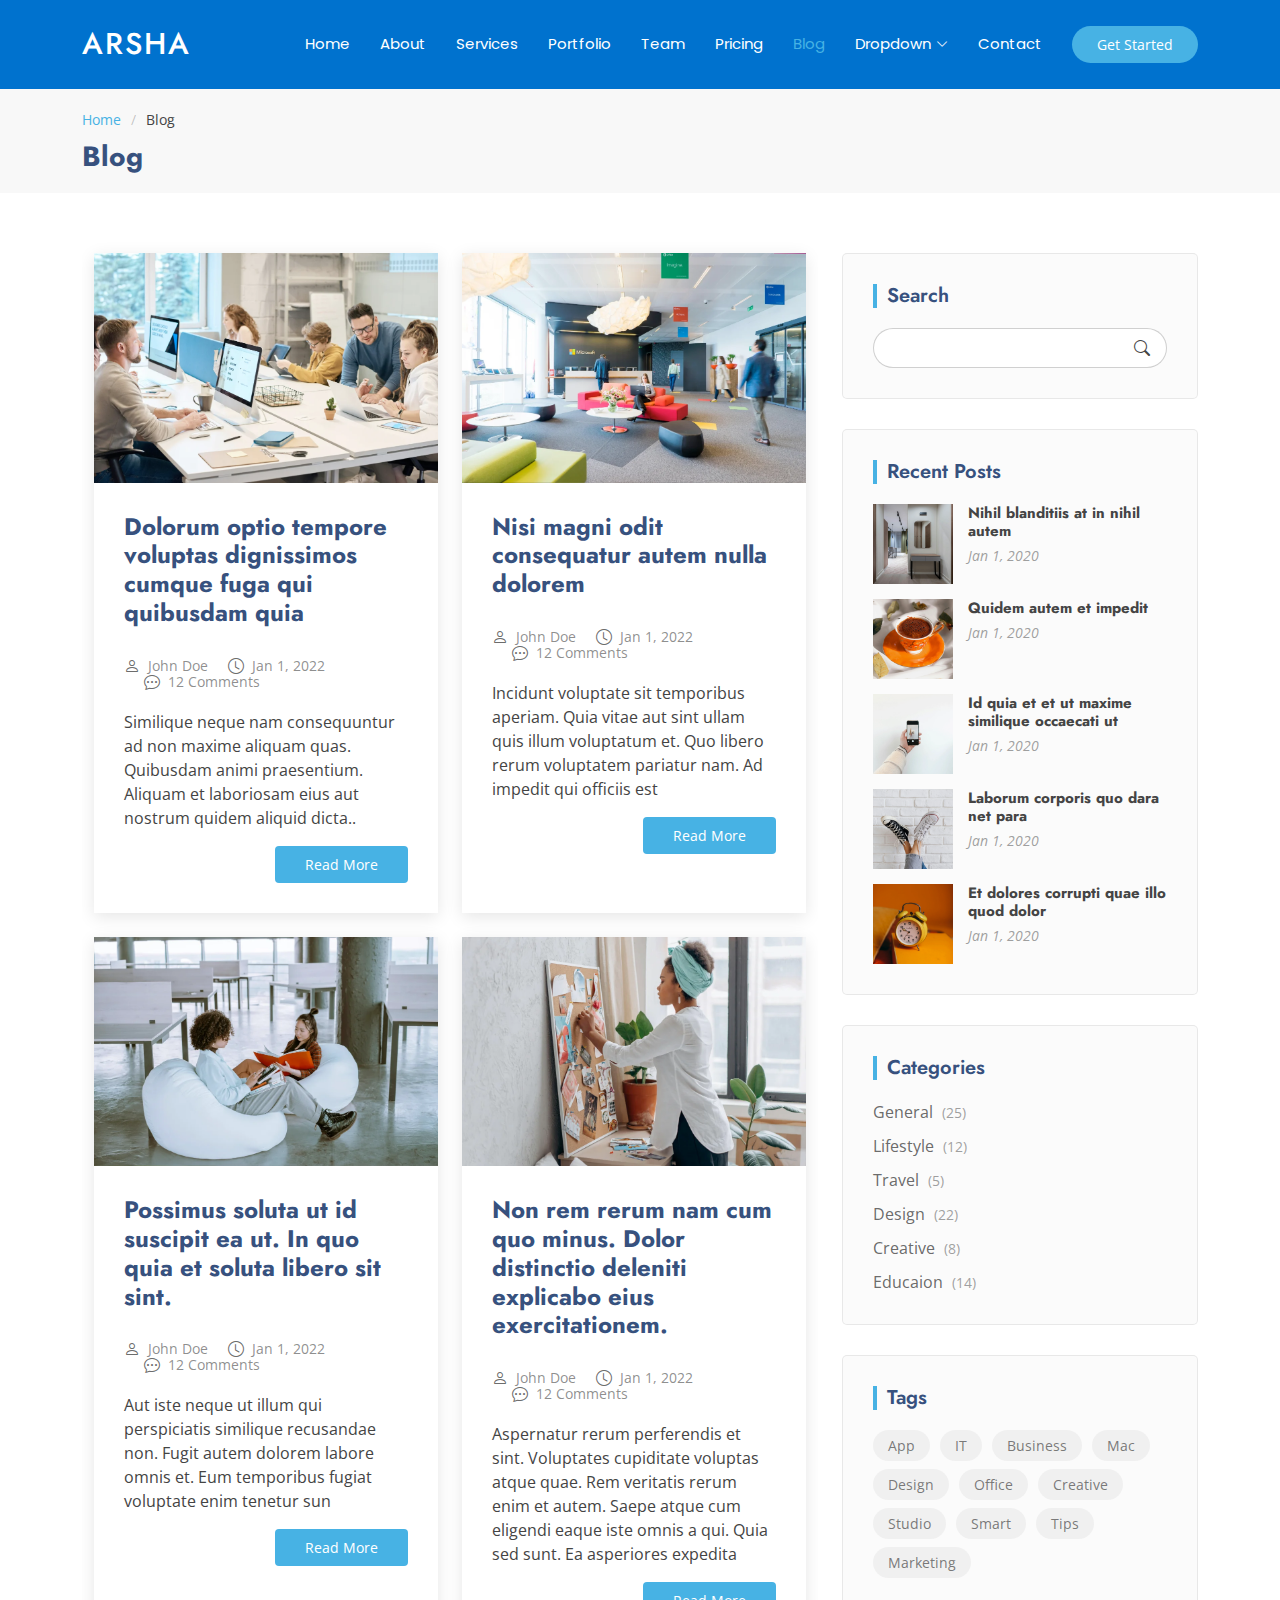
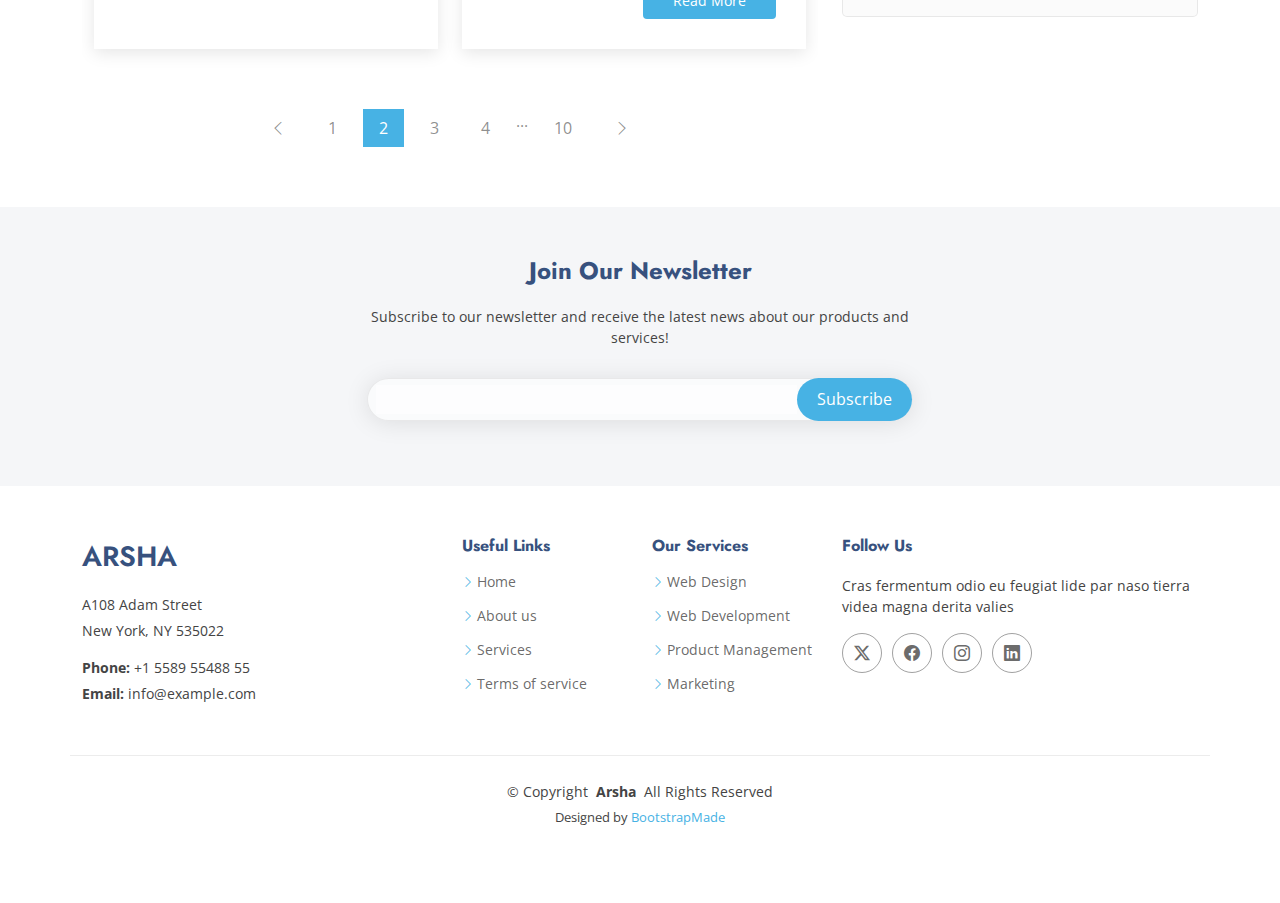
<file: blog.html>
<!DOCTYPE html>
<html lang="en">

<head>
  <meta charset="utf-8">
  <meta content="width=device-width, initial-scale=1.0" name="viewport">
  <title>Blog - Arsha Bootstrap Template</title>
  <meta name="description" content="">
  <meta name="keywords" content="">

  <!-- Favicons -->
  <link href="assets/img/favicon.png" rel="icon">
  <link href="assets/img/apple-touch-icon.png" rel="apple-touch-icon">

  <!-- Fonts -->
  <link href="https://fonts.googleapis.com" rel="preconnect">
  <link href="https://fonts.gstatic.com" rel="preconnect" crossorigin>
  <link href="https://fonts.googleapis.com/css2?family=Open+Sans:ital,wght@0,300;0,400;0,500;0,600;0,700;0,800;1,300;1,400;1,500;1,600;1,700;1,800&family=Poppins:ital,wght@0,100;0,200;0,300;0,400;0,500;0,600;0,700;0,800;0,900;1,100;1,200;1,300;1,400;1,500;1,600;1,700;1,800;1,900&family=Jost:ital,wght@0,100;0,200;0,300;0,400;0,500;0,600;0,700;0,800;0,900;1,100;1,200;1,300;1,400;1,500;1,600;1,700;1,800;1,900&display=swap" rel="stylesheet">

  <!-- Vendor CSS Files -->
  <link href="assets/vendor/bootstrap/css/bootstrap.min.css" rel="stylesheet">
  <link href="assets/vendor/bootstrap-icons/bootstrap-icons.css" rel="stylesheet">
  <link href="assets/vendor/aos/aos.css" rel="stylesheet">
  <link href="assets/vendor/glightbox/css/glightbox.min.css" rel="stylesheet">
  <link href="assets/vendor/swiper/swiper-bundle.min.css" rel="stylesheet">

  <!-- Main CSS File -->
  <link href="assets/css/main.css" rel="stylesheet">

  <!-- =======================================================
  * Template Name: Arsha
  * Template URL: https://bootstrapmade.com/arsha-free-bootstrap-html-template-corporate/
  * Updated: Feb 22 2025 with Bootstrap v5.3.3
  * Author: BootstrapMade.com
  * License: https://bootstrapmade.com/license/
  ======================================================== -->
</head>

<body class="blog-page">

  <header id="header" class="header d-flex align-items-center sticky-top">
    <div class="container-fluid container-xl position-relative d-flex align-items-center">

      <a href="index.html" class="logo d-flex align-items-center me-auto">
        <!-- Uncomment the line below if you also wish to use an image logo -->
        <!-- <img src="assets/img/logo.webp" alt=""> -->
        <h1 class="sitename">Arsha</h1>
      </a>

      <nav id="navmenu" class="navmenu">
        <ul>
          <li><a href="#hero">Home</a></li>
          <li><a href="#about">About</a></li>
          <li><a href="#services">Services</a></li>
          <li><a href="#portfolio">Portfolio</a></li>
          <li><a href="#team">Team</a></li>
          <li><a href="#pricing">Pricing</a></li>
          <li><a href="blog.html" class="active">Blog</a></li>
          <li class="dropdown"><a href="#"><span>Dropdown</span> <i class="bi bi-chevron-down toggle-dropdown"></i></a>
            <ul>
              <li><a href="#">Dropdown 1</a></li>
              <li class="dropdown"><a href="#"><span>Deep Dropdown</span> <i class="bi bi-chevron-down toggle-dropdown"></i></a>
                <ul>
                  <li><a href="#">Deep Dropdown 1</a></li>
                  <li><a href="#">Deep Dropdown 2</a></li>
                  <li><a href="#">Deep Dropdown 3</a></li>
                  <li><a href="#">Deep Dropdown 4</a></li>
                  <li><a href="#">Deep Dropdown 5</a></li>
                </ul>
              </li>
              <li><a href="#">Dropdown 2</a></li>
              <li><a href="#">Dropdown 3</a></li>
              <li><a href="#">Dropdown 4</a></li>
            </ul>
          </li>
          <li><a href="#contact">Contact</a></li>
        </ul>
        <i class="mobile-nav-toggle d-xl-none bi bi-list"></i>
      </nav>

      <a class="btn-getstarted" href="#about">Get Started</a>

    </div>
  </header>

  <main class="main">

    <!-- Page Title -->
    <div class="page-title" data-aos="fade">
      <div class="container">
        <nav class="breadcrumbs">
          <ol>
            <li><a href="index.html">Home</a></li>
            <li class="current">Blog</li>
          </ol>
        </nav>
        <h1>Blog</h1>
      </div>
    </div><!-- End Page Title -->

    <div class="container">
      <div class="row">

        <div class="col-lg-8">

          <!-- Blog Posts Section -->
          <section id="blog-posts" class="blog-posts section">

            <div class="container" data-aos="fade-up" data-aos-delay="100">

              <div class="row gy-4">

                <div class="col-lg-6">
                  <article>

                    <div class="post-img">
                      <img src="assets/img/blog/blog-post-1.webp" alt="" class="img-fluid">
                    </div>

                    <h2 class="title">
                      <a href="blog-details.html">Dolorum optio tempore voluptas dignissimos cumque fuga qui quibusdam quia</a>
                    </h2>

                    <div class="meta-top">
                      <ul>
                        <li class="d-flex align-items-center"><i class="bi bi-person"></i> <a href="blog-details.html">John Doe</a></li>
                        <li class="d-flex align-items-center"><i class="bi bi-clock"></i> <a href="blog-details.html"><time datetime="2022-01-01">Jan 1, 2022</time></a></li>
                        <li class="d-flex align-items-center"><i class="bi bi-chat-dots"></i> <a href="blog-details.html">12 Comments</a></li>
                      </ul>
                    </div>

                    <div class="content">
                      <p>
                        Similique neque nam consequuntur ad non maxime aliquam quas. Quibusdam animi praesentium. Aliquam et laboriosam eius aut nostrum quidem aliquid dicta..
                      </p>

                      <div class="read-more">
                        <a href="blog-details.html">Read More</a>
                      </div>
                    </div>

                  </article>
                </div><!-- End post list item -->

                <div class="col-lg-6">

                  <article>

                    <div class="post-img">
                      <img src="assets/img/blog/blog-post-2.webp" alt="" class="img-fluid">
                    </div>

                    <h2 class="title">
                      <a href="blog-details.html">Nisi magni odit consequatur autem nulla dolorem</a>
                    </h2>

                    <div class="meta-top">
                      <ul>
                        <li class="d-flex align-items-center"><i class="bi bi-person"></i> <a href="blog-details.html">John Doe</a></li>
                        <li class="d-flex align-items-center"><i class="bi bi-clock"></i> <a href="blog-details.html"><time datetime="2022-01-01">Jan 1, 2022</time></a></li>
                        <li class="d-flex align-items-center"><i class="bi bi-chat-dots"></i> <a href="blog-details.html">12 Comments</a></li>
                      </ul>
                    </div>

                    <div class="content">
                      <p>
                        Incidunt voluptate sit temporibus aperiam. Quia vitae aut sint ullam quis illum voluptatum et. Quo libero rerum voluptatem pariatur nam.
                        Ad impedit qui officiis est</p>
                      <div class="read-more">
                        <a href="blog-details.html">Read More</a>
                      </div>
                    </div>

                  </article>

                </div><!-- End post list item -->

                <div class="col-lg-6">

                  <article>

                    <div class="post-img">
                      <img src="assets/img/blog/blog-post-3.webp" alt="" class="img-fluid">
                    </div>

                    <h2 class="title">
                      <a href="blog-details.html">Possimus soluta ut id suscipit ea ut. In quo quia et soluta libero sit sint.</a>
                    </h2>

                    <div class="meta-top">
                      <ul>
                        <li class="d-flex align-items-center"><i class="bi bi-person"></i> <a href="blog-details.html">John Doe</a></li>
                        <li class="d-flex align-items-center"><i class="bi bi-clock"></i> <a href="blog-details.html"><time datetime="2022-01-01">Jan 1, 2022</time></a></li>
                        <li class="d-flex align-items-center"><i class="bi bi-chat-dots"></i> <a href="blog-details.html">12 Comments</a></li>
                      </ul>
                    </div>

                    <div class="content">
                      <p>
                        Aut iste neque ut illum qui perspiciatis similique recusandae non. Fugit autem dolorem labore omnis et. Eum temporibus fugiat voluptate enim tenetur sun</p>
                      <div class="read-more">
                        <a href="blog-details.html">Read More</a>
                      </div>
                    </div>

                  </article>

                </div><!-- End post list item -->

                <div class="col-lg-6">

                  <article>

                    <div class="post-img">
                      <img src="assets/img/blog/blog-post-4.webp" alt="" class="img-fluid">
                    </div>

                    <h2 class="title">
                      <a href="blog-details.html">Non rem rerum nam cum quo minus. Dolor distinctio deleniti explicabo eius exercitationem.</a>
                    </h2>

                    <div class="meta-top">
                      <ul>
                        <li class="d-flex align-items-center"><i class="bi bi-person"></i> <a href="blog-details.html">John Doe</a></li>
                        <li class="d-flex align-items-center"><i class="bi bi-clock"></i> <a href="blog-details.html"><time datetime="2022-01-01">Jan 1, 2022</time></a></li>
                        <li class="d-flex align-items-center"><i class="bi bi-chat-dots"></i> <a href="blog-details.html">12 Comments</a></li>
                      </ul>
                    </div>

                    <div class="content">
                      <p>
                        Aspernatur rerum perferendis et sint. Voluptates cupiditate voluptas atque quae. Rem veritatis rerum enim et autem. Saepe atque cum eligendi eaque iste omnis a qui.
                        Quia sed sunt. Ea asperiores expedita <br></p>
                      <div class="read-more">
                        <a href="blog-details.html">Read More</a>
                      </div>
                    </div>

                  </article>

                </div><!-- End post list item -->

              </div><!-- End blog posts list -->

            </div>

          </section><!-- /Blog Posts Section -->

          <!-- Pagination 2 Section -->
          <section id="pagination-2" class="pagination-2 section">

            <div class="container">
              <div class="d-flex justify-content-center">
                <ul>
                  <li><a href="#"><i class="bi bi-chevron-left"></i></a></li>
                  <li><a href="#">1</a></li>
                  <li><a href="#" class="active">2</a></li>
                  <li><a href="#">3</a></li>
                  <li><a href="#">4</a></li>
                  <li>...</li>
                  <li><a href="#">10</a></li>
                  <li><a href="#"><i class="bi bi-chevron-right"></i></a></li>
                </ul>
              </div>
            </div>

          </section><!-- /Pagination 2 Section -->

        </div>

        <div class="col-lg-4 sidebar">

          <div class="widgets-container" data-aos="fade-up" data-aos-delay="200">

            <!-- Search Widget -->
            <div class="search-widget widget-item">

              <h3 class="widget-title">Search</h3>
              <form action="">
                <input type="text">
                <button type="submit" title="Search"><i class="bi bi-search"></i></button>
              </form>

            </div><!--/Search Widget -->

            <!-- Recent Posts Widget -->
            <div class="recent-posts-widget widget-item">

              <h3 class="widget-title">Recent Posts</h3>

              <div class="post-item">
                <img src="assets/img/blog/blog-post-square-1.webp" alt="" class="flex-shrink-0">
                <div>
                  <h4><a href="blog-details.html">Nihil blanditiis at in nihil autem</a></h4>
                  <time datetime="2020-01-01">Jan 1, 2020</time>
                </div>
              </div><!-- End recent post item-->

              <div class="post-item">
                <img src="assets/img/blog/blog-post-square-2.webp" alt="" class="flex-shrink-0">
                <div>
                  <h4><a href="blog-details.html">Quidem autem et impedit</a></h4>
                  <time datetime="2020-01-01">Jan 1, 2020</time>
                </div>
              </div><!-- End recent post item-->

              <div class="post-item">
                <img src="assets/img/blog/blog-post-square-3.webp" alt="" class="flex-shrink-0">
                <div>
                  <h4><a href="blog-details.html">Id quia et et ut maxime similique occaecati ut</a></h4>
                  <time datetime="2020-01-01">Jan 1, 2020</time>
                </div>
              </div><!-- End recent post item-->

              <div class="post-item">
                <img src="assets/img/blog/blog-post-square-4.webp" alt="" class="flex-shrink-0">
                <div>
                  <h4><a href="blog-details.html">Laborum corporis quo dara net para</a></h4>
                  <time datetime="2020-01-01">Jan 1, 2020</time>
                </div>
              </div><!-- End recent post item-->

              <div class="post-item">
                <img src="assets/img/blog/blog-post-square-5.webp" alt="" class="flex-shrink-0">
                <div>
                  <h4><a href="blog-details.html">Et dolores corrupti quae illo quod dolor</a></h4>
                  <time datetime="2020-01-01">Jan 1, 2020</time>
                </div>
              </div><!-- End recent post item-->

            </div><!--/Recent Posts Widget -->

            <!-- Categories Widget -->
            <div class="categories-widget widget-item">

              <h3 class="widget-title">Categories</h3>
              <ul class="mt-3">
                <li><a href="#">General <span>(25)</span></a></li>
                <li><a href="#">Lifestyle <span>(12)</span></a></li>
                <li><a href="#">Travel <span>(5)</span></a></li>
                <li><a href="#">Design <span>(22)</span></a></li>
                <li><a href="#">Creative <span>(8)</span></a></li>
                <li><a href="#">Educaion <span>(14)</span></a></li>
              </ul>

            </div><!--/Categories Widget -->

            <!-- Tags Widget -->
            <div class="tags-widget widget-item">

              <h3 class="widget-title">Tags</h3>
              <ul>
                <li><a href="#">App</a></li>
                <li><a href="#">IT</a></li>
                <li><a href="#">Business</a></li>
                <li><a href="#">Mac</a></li>
                <li><a href="#">Design</a></li>
                <li><a href="#">Office</a></li>
                <li><a href="#">Creative</a></li>
                <li><a href="#">Studio</a></li>
                <li><a href="#">Smart</a></li>
                <li><a href="#">Tips</a></li>
                <li><a href="#">Marketing</a></li>
              </ul>

            </div><!--/Tags Widget -->

          </div>

        </div>

      </div>
    </div>

  </main>

  <footer id="footer" class="footer">

    <div class="footer-newsletter">
      <div class="container">
        <div class="row justify-content-center text-center">
          <div class="col-lg-6">
            <h4>Join Our Newsletter</h4>
            <p>Subscribe to our newsletter and receive the latest news about our products and services!</p>
            <form action="forms/newsletter.php" method="post" class="php-email-form">
              <div class="newsletter-form"><input type="email" name="email"><input type="submit" value="Subscribe"></div>
              <div class="loading">Loading</div>
              <div class="error-message"></div>
              <div class="sent-message">Your subscription request has been sent. Thank you!</div>
            </form>
          </div>
        </div>
      </div>
    </div>

    <div class="container footer-top">
      <div class="row gy-4">
        <div class="col-lg-4 col-md-6 footer-about">
          <a href="index.html" class="d-flex align-items-center">
            <span class="sitename">Arsha</span>
          </a>
          <div class="footer-contact pt-3">
            <p>A108 Adam Street</p>
            <p>New York, NY 535022</p>
            <p class="mt-3"><strong>Phone:</strong> <span>+1 5589 55488 55</span></p>
            <p><strong>Email:</strong> <span>info@example.com</span></p>
          </div>
        </div>

        <div class="col-lg-2 col-md-3 footer-links">
          <h4>Useful Links</h4>
          <ul>
            <li><i class="bi bi-chevron-right"></i> <a href="#">Home</a></li>
            <li><i class="bi bi-chevron-right"></i> <a href="#">About us</a></li>
            <li><i class="bi bi-chevron-right"></i> <a href="#">Services</a></li>
            <li><i class="bi bi-chevron-right"></i> <a href="#">Terms of service</a></li>
          </ul>
        </div>

        <div class="col-lg-2 col-md-3 footer-links">
          <h4>Our Services</h4>
          <ul>
            <li><i class="bi bi-chevron-right"></i> <a href="#">Web Design</a></li>
            <li><i class="bi bi-chevron-right"></i> <a href="#">Web Development</a></li>
            <li><i class="bi bi-chevron-right"></i> <a href="#">Product Management</a></li>
            <li><i class="bi bi-chevron-right"></i> <a href="#">Marketing</a></li>
          </ul>
        </div>

        <div class="col-lg-4 col-md-12">
          <h4>Follow Us</h4>
          <p>Cras fermentum odio eu feugiat lide par naso tierra videa magna derita valies</p>
          <div class="social-links d-flex">
            <a href=""><i class="bi bi-twitter-x"></i></a>
            <a href=""><i class="bi bi-facebook"></i></a>
            <a href=""><i class="bi bi-instagram"></i></a>
            <a href=""><i class="bi bi-linkedin"></i></a>
          </div>
        </div>

      </div>
    </div>

    <div class="container copyright text-center mt-4">
      <p>© <span>Copyright</span> <strong class="px-1 sitename">Arsha</strong> <span>All Rights Reserved</span></p>
      <div class="credits">
        <!-- All the links in the footer should remain intact. -->
        <!-- You can delete the links only if you've purchased the pro version. -->
        <!-- Licensing information: https://bootstrapmade.com/license/ -->
        <!-- Purchase the pro version with working PHP/AJAX contact form: [buy-url] -->
        Designed by <a href="https://bootstrapmade.com/">BootstrapMade</a>
      </div>
    </div>

  </footer>

  <!-- Scroll Top -->
  <a href="#" id="scroll-top" class="scroll-top d-flex align-items-center justify-content-center"><i class="bi bi-arrow-up-short"></i></a>

  <!-- Preloader -->
  <div id="preloader"></div>

  <!-- Vendor JS Files -->
  <script src="assets/vendor/bootstrap/js/bootstrap.bundle.min.js"></script>
  <script src="assets/vendor/php-email-form/validate.js"></script>
  <script src="assets/vendor/aos/aos.js"></script>
  <script src="assets/vendor/glightbox/js/glightbox.min.js"></script>
  <script src="assets/vendor/swiper/swiper-bundle.min.js"></script>
  <script src="assets/vendor/waypoints/noframework.waypoints.js"></script>
  <script src="assets/vendor/imagesloaded/imagesloaded.pkgd.min.js"></script>
  <script src="assets/vendor/isotope-layout/isotope.pkgd.min.js"></script>

  <!-- Main JS File -->
  <script src="assets/js/main.js"></script>

</body>

</html>
</file>
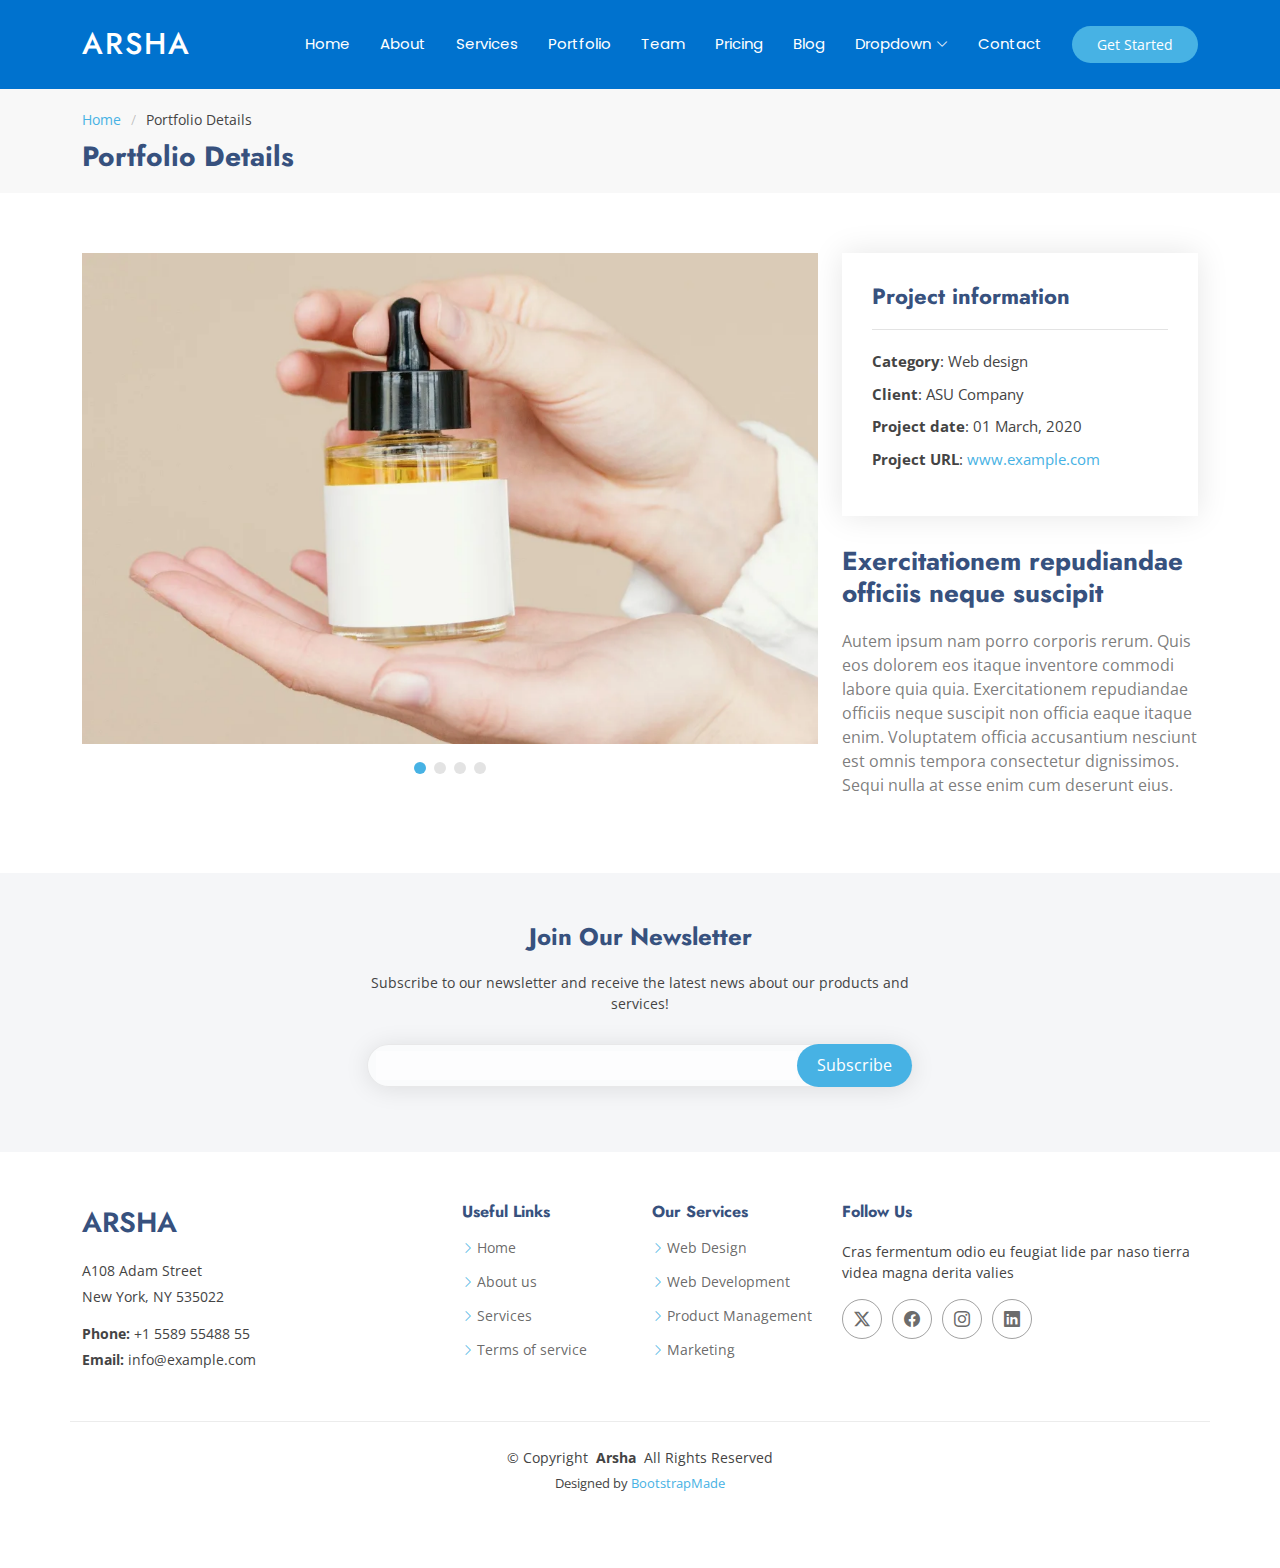
<file: portfolio-details.html>
<!DOCTYPE html>
<html lang="en">

<head>
  <meta charset="utf-8">
  <meta content="width=device-width, initial-scale=1.0" name="viewport">
  <title>Portfolio Details - Arsha Bootstrap Template</title>
  <meta name="description" content="">
  <meta name="keywords" content="">

  <!-- Favicons -->
  <link href="assets/img/favicon.png" rel="icon">
  <link href="assets/img/apple-touch-icon.png" rel="apple-touch-icon">

  <!-- Fonts -->
  <link href="https://fonts.googleapis.com" rel="preconnect">
  <link href="https://fonts.gstatic.com" rel="preconnect" crossorigin>
  <link href="https://fonts.googleapis.com/css2?family=Open+Sans:ital,wght@0,300;0,400;0,500;0,600;0,700;0,800;1,300;1,400;1,500;1,600;1,700;1,800&family=Poppins:ital,wght@0,100;0,200;0,300;0,400;0,500;0,600;0,700;0,800;0,900;1,100;1,200;1,300;1,400;1,500;1,600;1,700;1,800;1,900&family=Jost:ital,wght@0,100;0,200;0,300;0,400;0,500;0,600;0,700;0,800;0,900;1,100;1,200;1,300;1,400;1,500;1,600;1,700;1,800;1,900&display=swap" rel="stylesheet">

  <!-- Vendor CSS Files -->
  <link href="assets/vendor/bootstrap/css/bootstrap.min.css" rel="stylesheet">
  <link href="assets/vendor/bootstrap-icons/bootstrap-icons.css" rel="stylesheet">
  <link href="assets/vendor/aos/aos.css" rel="stylesheet">
  <link href="assets/vendor/glightbox/css/glightbox.min.css" rel="stylesheet">
  <link href="assets/vendor/swiper/swiper-bundle.min.css" rel="stylesheet">

  <!-- Main CSS File -->
  <link href="assets/css/main.css" rel="stylesheet">

  <!-- =======================================================
  * Template Name: Arsha
  * Template URL: https://bootstrapmade.com/arsha-free-bootstrap-html-template-corporate/
  * Updated: Feb 22 2025 with Bootstrap v5.3.3
  * Author: BootstrapMade.com
  * License: https://bootstrapmade.com/license/
  ======================================================== -->
</head>

<body class="portfolio-details-page">

  <header id="header" class="header d-flex align-items-center sticky-top">
    <div class="container-fluid container-xl position-relative d-flex align-items-center">

      <a href="index.html" class="logo d-flex align-items-center me-auto">
        <!-- Uncomment the line below if you also wish to use an image logo -->
        <!-- <img src="assets/img/logo.webp" alt=""> -->
        <h1 class="sitename">Arsha</h1>
      </a>

      <nav id="navmenu" class="navmenu">
        <ul>
          <li><a href="#hero">Home</a></li>
          <li><a href="#about">About</a></li>
          <li><a href="#services">Services</a></li>
          <li><a href="#portfolio">Portfolio</a></li>
          <li><a href="#team">Team</a></li>
          <li><a href="#pricing">Pricing</a></li>
          <li><a href="blog.html">Blog</a></li>
          <li class="dropdown"><a href="#"><span>Dropdown</span> <i class="bi bi-chevron-down toggle-dropdown"></i></a>
            <ul>
              <li><a href="#">Dropdown 1</a></li>
              <li class="dropdown"><a href="#"><span>Deep Dropdown</span> <i class="bi bi-chevron-down toggle-dropdown"></i></a>
                <ul>
                  <li><a href="#">Deep Dropdown 1</a></li>
                  <li><a href="#">Deep Dropdown 2</a></li>
                  <li><a href="#">Deep Dropdown 3</a></li>
                  <li><a href="#">Deep Dropdown 4</a></li>
                  <li><a href="#">Deep Dropdown 5</a></li>
                </ul>
              </li>
              <li><a href="#">Dropdown 2</a></li>
              <li><a href="#">Dropdown 3</a></li>
              <li><a href="#">Dropdown 4</a></li>
            </ul>
          </li>
          <li><a href="#contact">Contact</a></li>
        </ul>
        <i class="mobile-nav-toggle d-xl-none bi bi-list"></i>
      </nav>

      <a class="btn-getstarted" href="#about">Get Started</a>

    </div>
  </header>

  <main class="main">

    <!-- Page Title -->
    <div class="page-title" data-aos="fade">
      <div class="container">
        <nav class="breadcrumbs">
          <ol>
            <li><a href="index.html">Home</a></li>
            <li class="current">Portfolio Details</li>
          </ol>
        </nav>
        <h1>Portfolio Details</h1>
      </div>
    </div><!-- End Page Title -->

    <!-- Portfolio Details Section -->
    <section id="portfolio-details" class="portfolio-details section">

      <div class="container" data-aos="fade-up" data-aos-delay="100">

        <div class="row gy-4">

          <div class="col-lg-8">
            <div class="portfolio-details-slider swiper init-swiper">

              <script type="application/json" class="swiper-config">
                {
                  "loop": true,
                  "speed": 600,
                  "autoplay": {
                    "delay": 5000
                  },
                  "slidesPerView": "auto",
                  "pagination": {
                    "el": ".swiper-pagination",
                    "type": "bullets",
                    "clickable": true
                  }
                }
              </script>

              <div class="swiper-wrapper align-items-center">

                <div class="swiper-slide">
                  <img src="assets/img/portfolio/portfolio-1.webp" alt="">
                </div>

                <div class="swiper-slide">
                  <img src="assets/img/portfolio/portfolio-10.webp" alt="">
                </div>

                <div class="swiper-slide">
                  <img src="assets/img/portfolio/portfolio-7.webp" alt="">
                </div>

                <div class="swiper-slide">
                  <img src="assets/img/portfolio/portfolio-4.webp" alt="">
                </div>

              </div>
              <div class="swiper-pagination"></div>
            </div>
          </div>

          <div class="col-lg-4">
            <div class="portfolio-info" data-aos="fade-up" data-aos-delay="200">
              <h3>Project information</h3>
              <ul>
                <li><strong>Category</strong>: Web design</li>
                <li><strong>Client</strong>: ASU Company</li>
                <li><strong>Project date</strong>: 01 March, 2020</li>
                <li><strong>Project URL</strong>: <a href="#">www.example.com</a></li>
              </ul>
            </div>
            <div class="portfolio-description" data-aos="fade-up" data-aos-delay="300">
              <h2>Exercitationem repudiandae officiis neque suscipit</h2>
              <p>
                Autem ipsum nam porro corporis rerum. Quis eos dolorem eos itaque inventore commodi labore quia quia. Exercitationem repudiandae officiis neque suscipit non officia eaque itaque enim. Voluptatem officia accusantium nesciunt est omnis tempora consectetur dignissimos. Sequi nulla at esse enim cum deserunt eius.
              </p>
            </div>
          </div>

        </div>

      </div>

    </section><!-- /Portfolio Details Section -->

  </main>

  <footer id="footer" class="footer">

    <div class="footer-newsletter">
      <div class="container">
        <div class="row justify-content-center text-center">
          <div class="col-lg-6">
            <h4>Join Our Newsletter</h4>
            <p>Subscribe to our newsletter and receive the latest news about our products and services!</p>
            <form action="forms/newsletter.php" method="post" class="php-email-form">
              <div class="newsletter-form"><input type="email" name="email"><input type="submit" value="Subscribe"></div>
              <div class="loading">Loading</div>
              <div class="error-message"></div>
              <div class="sent-message">Your subscription request has been sent. Thank you!</div>
            </form>
          </div>
        </div>
      </div>
    </div>

    <div class="container footer-top">
      <div class="row gy-4">
        <div class="col-lg-4 col-md-6 footer-about">
          <a href="index.html" class="d-flex align-items-center">
            <span class="sitename">Arsha</span>
          </a>
          <div class="footer-contact pt-3">
            <p>A108 Adam Street</p>
            <p>New York, NY 535022</p>
            <p class="mt-3"><strong>Phone:</strong> <span>+1 5589 55488 55</span></p>
            <p><strong>Email:</strong> <span>info@example.com</span></p>
          </div>
        </div>

        <div class="col-lg-2 col-md-3 footer-links">
          <h4>Useful Links</h4>
          <ul>
            <li><i class="bi bi-chevron-right"></i> <a href="#">Home</a></li>
            <li><i class="bi bi-chevron-right"></i> <a href="#">About us</a></li>
            <li><i class="bi bi-chevron-right"></i> <a href="#">Services</a></li>
            <li><i class="bi bi-chevron-right"></i> <a href="#">Terms of service</a></li>
          </ul>
        </div>

        <div class="col-lg-2 col-md-3 footer-links">
          <h4>Our Services</h4>
          <ul>
            <li><i class="bi bi-chevron-right"></i> <a href="#">Web Design</a></li>
            <li><i class="bi bi-chevron-right"></i> <a href="#">Web Development</a></li>
            <li><i class="bi bi-chevron-right"></i> <a href="#">Product Management</a></li>
            <li><i class="bi bi-chevron-right"></i> <a href="#">Marketing</a></li>
          </ul>
        </div>

        <div class="col-lg-4 col-md-12">
          <h4>Follow Us</h4>
          <p>Cras fermentum odio eu feugiat lide par naso tierra videa magna derita valies</p>
          <div class="social-links d-flex">
            <a href=""><i class="bi bi-twitter-x"></i></a>
            <a href=""><i class="bi bi-facebook"></i></a>
            <a href=""><i class="bi bi-instagram"></i></a>
            <a href=""><i class="bi bi-linkedin"></i></a>
          </div>
        </div>

      </div>
    </div>

    <div class="container copyright text-center mt-4">
      <p>© <span>Copyright</span> <strong class="px-1 sitename">Arsha</strong> <span>All Rights Reserved</span></p>
      <div class="credits">
        <!-- All the links in the footer should remain intact. -->
        <!-- You can delete the links only if you've purchased the pro version. -->
        <!-- Licensing information: https://bootstrapmade.com/license/ -->
        <!-- Purchase the pro version with working PHP/AJAX contact form: [buy-url] -->
        Designed by <a href="https://bootstrapmade.com/">BootstrapMade</a>
      </div>
    </div>

  </footer>

  <!-- Scroll Top -->
  <a href="#" id="scroll-top" class="scroll-top d-flex align-items-center justify-content-center"><i class="bi bi-arrow-up-short"></i></a>

  <!-- Preloader -->
  <div id="preloader"></div>

  <!-- Vendor JS Files -->
  <script src="assets/vendor/bootstrap/js/bootstrap.bundle.min.js"></script>
  <script src="assets/vendor/php-email-form/validate.js"></script>
  <script src="assets/vendor/aos/aos.js"></script>
  <script src="assets/vendor/glightbox/js/glightbox.min.js"></script>
  <script src="assets/vendor/swiper/swiper-bundle.min.js"></script>
  <script src="assets/vendor/waypoints/noframework.waypoints.js"></script>
  <script src="assets/vendor/imagesloaded/imagesloaded.pkgd.min.js"></script>
  <script src="assets/vendor/isotope-layout/isotope.pkgd.min.js"></script>

  <!-- Main JS File -->
  <script src="assets/js/main.js"></script>

</body>

</html>
</file>
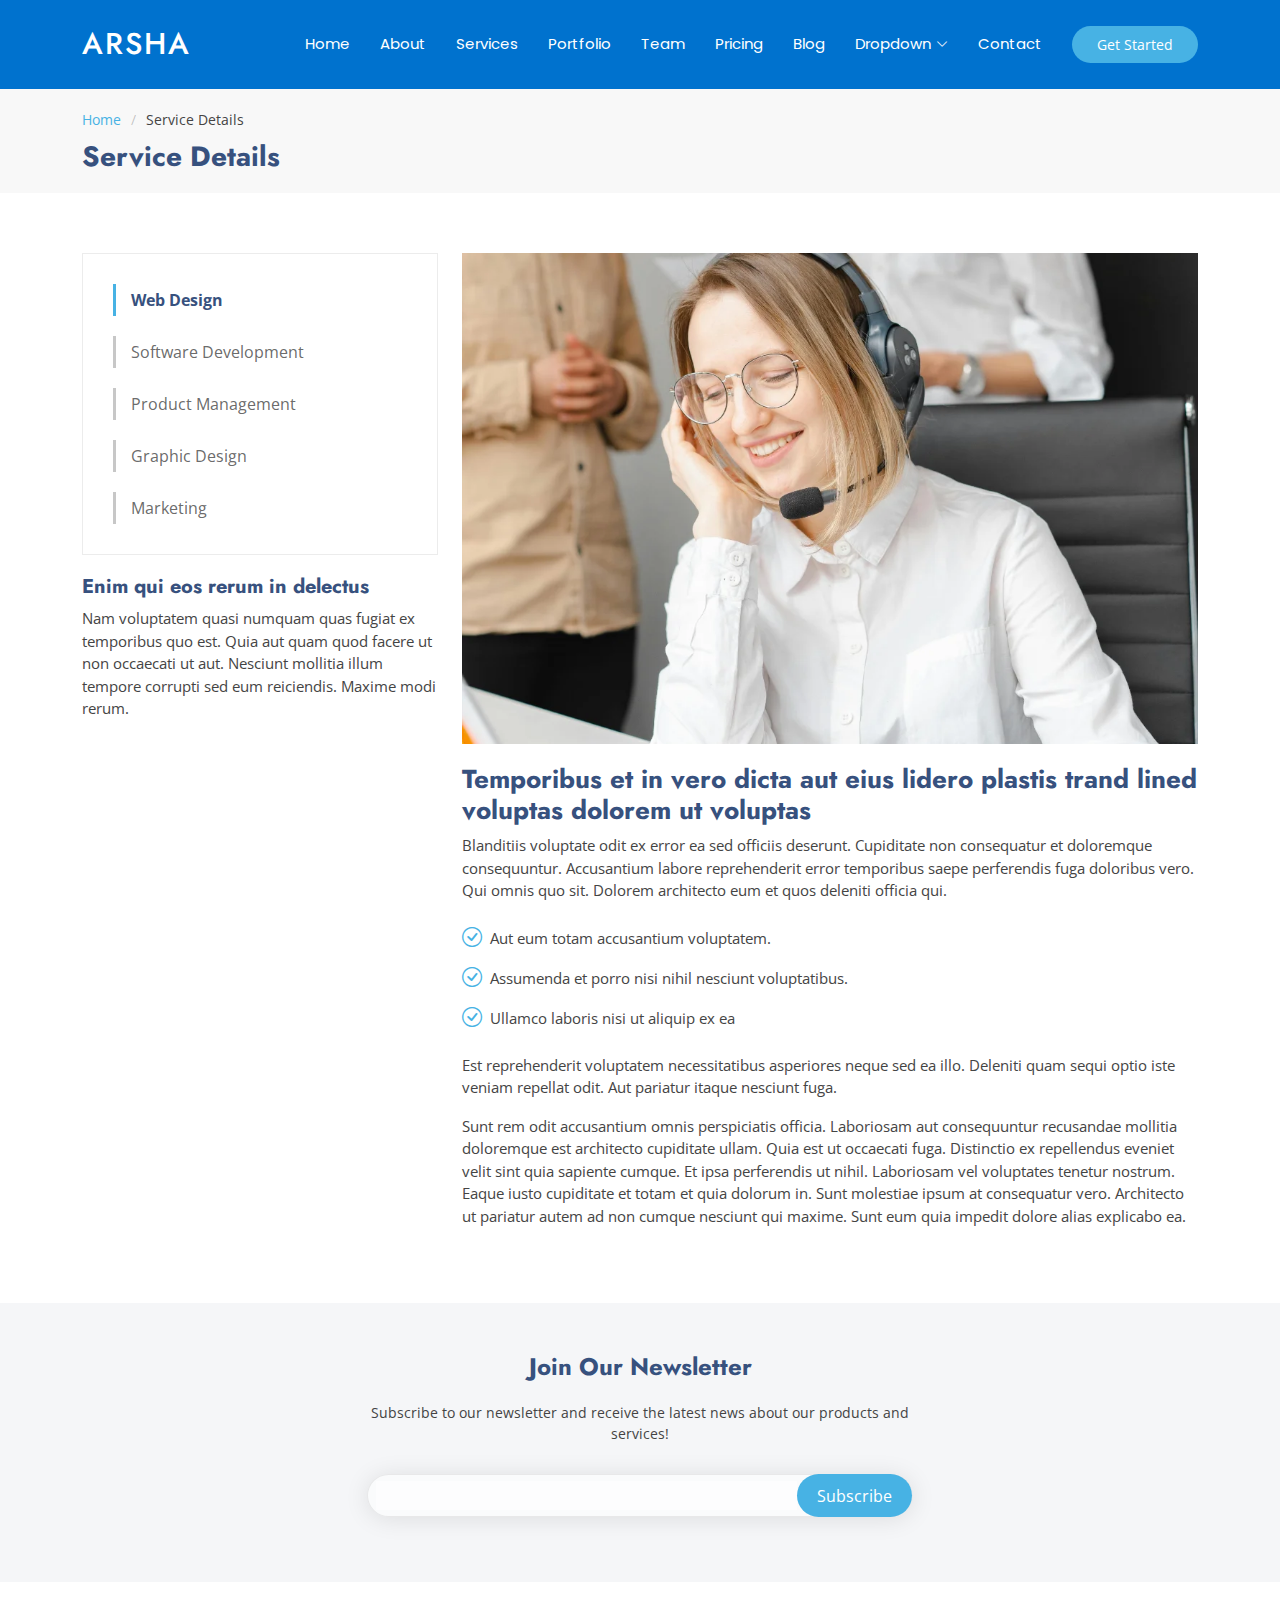
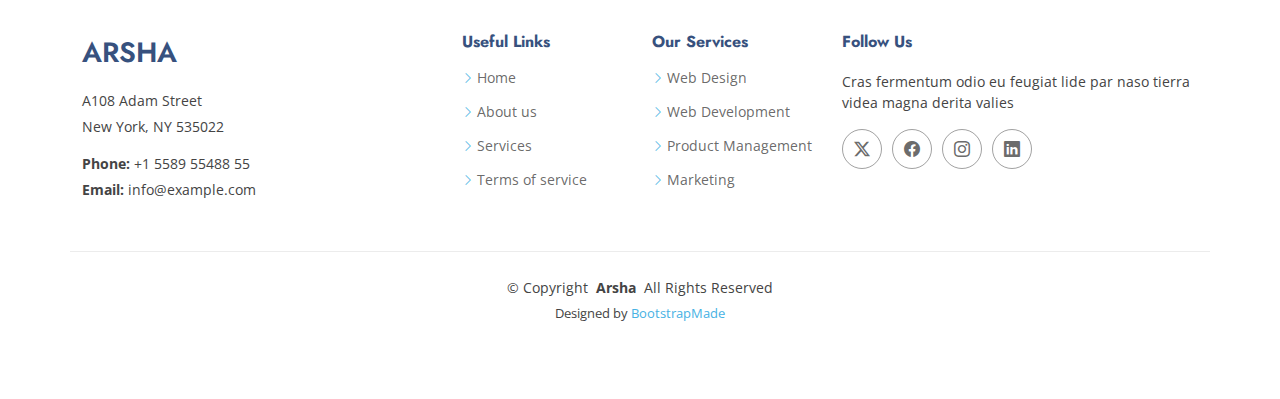
<file: service-details.html>
<!DOCTYPE html>
<html lang="en">

<head>
  <meta charset="utf-8">
  <meta content="width=device-width, initial-scale=1.0" name="viewport">
  <title>Service Details - Arsha Bootstrap Template</title>
  <meta name="description" content="">
  <meta name="keywords" content="">

  <!-- Favicons -->
  <link href="assets/img/favicon.png" rel="icon">
  <link href="assets/img/apple-touch-icon.png" rel="apple-touch-icon">

  <!-- Fonts -->
  <link href="https://fonts.googleapis.com" rel="preconnect">
  <link href="https://fonts.gstatic.com" rel="preconnect" crossorigin>
  <link href="https://fonts.googleapis.com/css2?family=Open+Sans:ital,wght@0,300;0,400;0,500;0,600;0,700;0,800;1,300;1,400;1,500;1,600;1,700;1,800&family=Poppins:ital,wght@0,100;0,200;0,300;0,400;0,500;0,600;0,700;0,800;0,900;1,100;1,200;1,300;1,400;1,500;1,600;1,700;1,800;1,900&family=Jost:ital,wght@0,100;0,200;0,300;0,400;0,500;0,600;0,700;0,800;0,900;1,100;1,200;1,300;1,400;1,500;1,600;1,700;1,800;1,900&display=swap" rel="stylesheet">

  <!-- Vendor CSS Files -->
  <link href="assets/vendor/bootstrap/css/bootstrap.min.css" rel="stylesheet">
  <link href="assets/vendor/bootstrap-icons/bootstrap-icons.css" rel="stylesheet">
  <link href="assets/vendor/aos/aos.css" rel="stylesheet">
  <link href="assets/vendor/glightbox/css/glightbox.min.css" rel="stylesheet">
  <link href="assets/vendor/swiper/swiper-bundle.min.css" rel="stylesheet">

  <!-- Main CSS File -->
  <link href="assets/css/main.css" rel="stylesheet">

  <!-- =======================================================
  * Template Name: Arsha
  * Template URL: https://bootstrapmade.com/arsha-free-bootstrap-html-template-corporate/
  * Updated: Feb 22 2025 with Bootstrap v5.3.3
  * Author: BootstrapMade.com
  * License: https://bootstrapmade.com/license/
  ======================================================== -->
</head>

<body class="service-details-page">

  <header id="header" class="header d-flex align-items-center sticky-top">
    <div class="container-fluid container-xl position-relative d-flex align-items-center">

      <a href="index.html" class="logo d-flex align-items-center me-auto">
        <!-- Uncomment the line below if you also wish to use an image logo -->
        <!-- <img src="assets/img/logo.webp" alt=""> -->
        <h1 class="sitename">Arsha</h1>
      </a>

      <nav id="navmenu" class="navmenu">
        <ul>
          <li><a href="#hero">Home</a></li>
          <li><a href="#about">About</a></li>
          <li><a href="#services">Services</a></li>
          <li><a href="#portfolio">Portfolio</a></li>
          <li><a href="#team">Team</a></li>
          <li><a href="#pricing">Pricing</a></li>
          <li><a href="blog.html">Blog</a></li>
          <li class="dropdown"><a href="#"><span>Dropdown</span> <i class="bi bi-chevron-down toggle-dropdown"></i></a>
            <ul>
              <li><a href="#">Dropdown 1</a></li>
              <li class="dropdown"><a href="#"><span>Deep Dropdown</span> <i class="bi bi-chevron-down toggle-dropdown"></i></a>
                <ul>
                  <li><a href="#">Deep Dropdown 1</a></li>
                  <li><a href="#">Deep Dropdown 2</a></li>
                  <li><a href="#">Deep Dropdown 3</a></li>
                  <li><a href="#">Deep Dropdown 4</a></li>
                  <li><a href="#">Deep Dropdown 5</a></li>
                </ul>
              </li>
              <li><a href="#">Dropdown 2</a></li>
              <li><a href="#">Dropdown 3</a></li>
              <li><a href="#">Dropdown 4</a></li>
            </ul>
          </li>
          <li><a href="#contact">Contact</a></li>
        </ul>
        <i class="mobile-nav-toggle d-xl-none bi bi-list"></i>
      </nav>

      <a class="btn-getstarted" href="#about">Get Started</a>

    </div>
  </header>

  <main class="main">

    <!-- Page Title -->
    <div class="page-title" data-aos="fade">
      <div class="container">
        <nav class="breadcrumbs">
          <ol>
            <li><a href="index.html">Home</a></li>
            <li class="current">Service Details</li>
          </ol>
        </nav>
        <h1>Service Details</h1>
      </div>
    </div><!-- End Page Title -->

    <!-- Service Details Section -->
    <section id="service-details" class="service-details section">

      <div class="container">

        <div class="row gy-4">

          <div class="col-lg-4" data-aos="fade-up" data-aos-delay="100">
            <div class="services-list">
              <a href="#" class="active">Web Design</a>
              <a href="#">Software Development</a>
              <a href="#">Product Management</a>
              <a href="#">Graphic Design</a>
              <a href="#">Marketing</a>
            </div>

            <h4>Enim qui eos rerum in delectus</h4>
            <p>Nam voluptatem quasi numquam quas fugiat ex temporibus quo est. Quia aut quam quod facere ut non occaecati ut aut. Nesciunt mollitia illum tempore corrupti sed eum reiciendis. Maxime modi rerum.</p>
          </div>

          <div class="col-lg-8" data-aos="fade-up" data-aos-delay="200">
            <img src="assets/img/services/services-4.webp" alt="" class="img-fluid services-img">
            <h3>Temporibus et in vero dicta aut eius lidero plastis trand lined voluptas dolorem ut voluptas</h3>
            <p>
              Blanditiis voluptate odit ex error ea sed officiis deserunt. Cupiditate non consequatur et doloremque consequuntur. Accusantium labore reprehenderit error temporibus saepe perferendis fuga doloribus vero. Qui omnis quo sit. Dolorem architecto eum et quos deleniti officia qui.
            </p>
            <ul>
              <li><i class="bi bi-check-circle"></i> <span>Aut eum totam accusantium voluptatem.</span></li>
              <li><i class="bi bi-check-circle"></i> <span>Assumenda et porro nisi nihil nesciunt voluptatibus.</span></li>
              <li><i class="bi bi-check-circle"></i> <span>Ullamco laboris nisi ut aliquip ex ea</span></li>
            </ul>
            <p>
              Est reprehenderit voluptatem necessitatibus asperiores neque sed ea illo. Deleniti quam sequi optio iste veniam repellat odit. Aut pariatur itaque nesciunt fuga.
            </p>
            <p>
              Sunt rem odit accusantium omnis perspiciatis officia. Laboriosam aut consequuntur recusandae mollitia doloremque est architecto cupiditate ullam. Quia est ut occaecati fuga. Distinctio ex repellendus eveniet velit sint quia sapiente cumque. Et ipsa perferendis ut nihil. Laboriosam vel voluptates tenetur nostrum. Eaque iusto cupiditate et totam et quia dolorum in. Sunt molestiae ipsum at consequatur vero. Architecto ut pariatur autem ad non cumque nesciunt qui maxime. Sunt eum quia impedit dolore alias explicabo ea.
            </p>
          </div>

        </div>

      </div>

    </section><!-- /Service Details Section -->

  </main>

  <footer id="footer" class="footer">

    <div class="footer-newsletter">
      <div class="container">
        <div class="row justify-content-center text-center">
          <div class="col-lg-6">
            <h4>Join Our Newsletter</h4>
            <p>Subscribe to our newsletter and receive the latest news about our products and services!</p>
            <form action="forms/newsletter.php" method="post" class="php-email-form">
              <div class="newsletter-form"><input type="email" name="email"><input type="submit" value="Subscribe"></div>
              <div class="loading">Loading</div>
              <div class="error-message"></div>
              <div class="sent-message">Your subscription request has been sent. Thank you!</div>
            </form>
          </div>
        </div>
      </div>
    </div>

    <div class="container footer-top">
      <div class="row gy-4">
        <div class="col-lg-4 col-md-6 footer-about">
          <a href="index.html" class="d-flex align-items-center">
            <span class="sitename">Arsha</span>
          </a>
          <div class="footer-contact pt-3">
            <p>A108 Adam Street</p>
            <p>New York, NY 535022</p>
            <p class="mt-3"><strong>Phone:</strong> <span>+1 5589 55488 55</span></p>
            <p><strong>Email:</strong> <span>info@example.com</span></p>
          </div>
        </div>

        <div class="col-lg-2 col-md-3 footer-links">
          <h4>Useful Links</h4>
          <ul>
            <li><i class="bi bi-chevron-right"></i> <a href="#">Home</a></li>
            <li><i class="bi bi-chevron-right"></i> <a href="#">About us</a></li>
            <li><i class="bi bi-chevron-right"></i> <a href="#">Services</a></li>
            <li><i class="bi bi-chevron-right"></i> <a href="#">Terms of service</a></li>
          </ul>
        </div>

        <div class="col-lg-2 col-md-3 footer-links">
          <h4>Our Services</h4>
          <ul>
            <li><i class="bi bi-chevron-right"></i> <a href="#">Web Design</a></li>
            <li><i class="bi bi-chevron-right"></i> <a href="#">Web Development</a></li>
            <li><i class="bi bi-chevron-right"></i> <a href="#">Product Management</a></li>
            <li><i class="bi bi-chevron-right"></i> <a href="#">Marketing</a></li>
          </ul>
        </div>

        <div class="col-lg-4 col-md-12">
          <h4>Follow Us</h4>
          <p>Cras fermentum odio eu feugiat lide par naso tierra videa magna derita valies</p>
          <div class="social-links d-flex">
            <a href=""><i class="bi bi-twitter-x"></i></a>
            <a href=""><i class="bi bi-facebook"></i></a>
            <a href=""><i class="bi bi-instagram"></i></a>
            <a href=""><i class="bi bi-linkedin"></i></a>
          </div>
        </div>

      </div>
    </div>

    <div class="container copyright text-center mt-4">
      <p>© <span>Copyright</span> <strong class="px-1 sitename">Arsha</strong> <span>All Rights Reserved</span></p>
      <div class="credits">
        <!-- All the links in the footer should remain intact. -->
        <!-- You can delete the links only if you've purchased the pro version. -->
        <!-- Licensing information: https://bootstrapmade.com/license/ -->
        <!-- Purchase the pro version with working PHP/AJAX contact form: [buy-url] -->
        Designed by <a href="https://bootstrapmade.com/">BootstrapMade</a>
      </div>
    </div>

  </footer>

  <!-- Scroll Top -->
  <a href="#" id="scroll-top" class="scroll-top d-flex align-items-center justify-content-center"><i class="bi bi-arrow-up-short"></i></a>

  <!-- Preloader -->
  <div id="preloader"></div>

  <!-- Vendor JS Files -->
  <script src="assets/vendor/bootstrap/js/bootstrap.bundle.min.js"></script>
  <script src="assets/vendor/php-email-form/validate.js"></script>
  <script src="assets/vendor/aos/aos.js"></script>
  <script src="assets/vendor/glightbox/js/glightbox.min.js"></script>
  <script src="assets/vendor/swiper/swiper-bundle.min.js"></script>
  <script src="assets/vendor/waypoints/noframework.waypoints.js"></script>
  <script src="assets/vendor/imagesloaded/imagesloaded.pkgd.min.js"></script>
  <script src="assets/vendor/isotope-layout/isotope.pkgd.min.js"></script>

  <!-- Main JS File -->
  <script src="assets/js/main.js"></script>

</body>

</html>
</file>
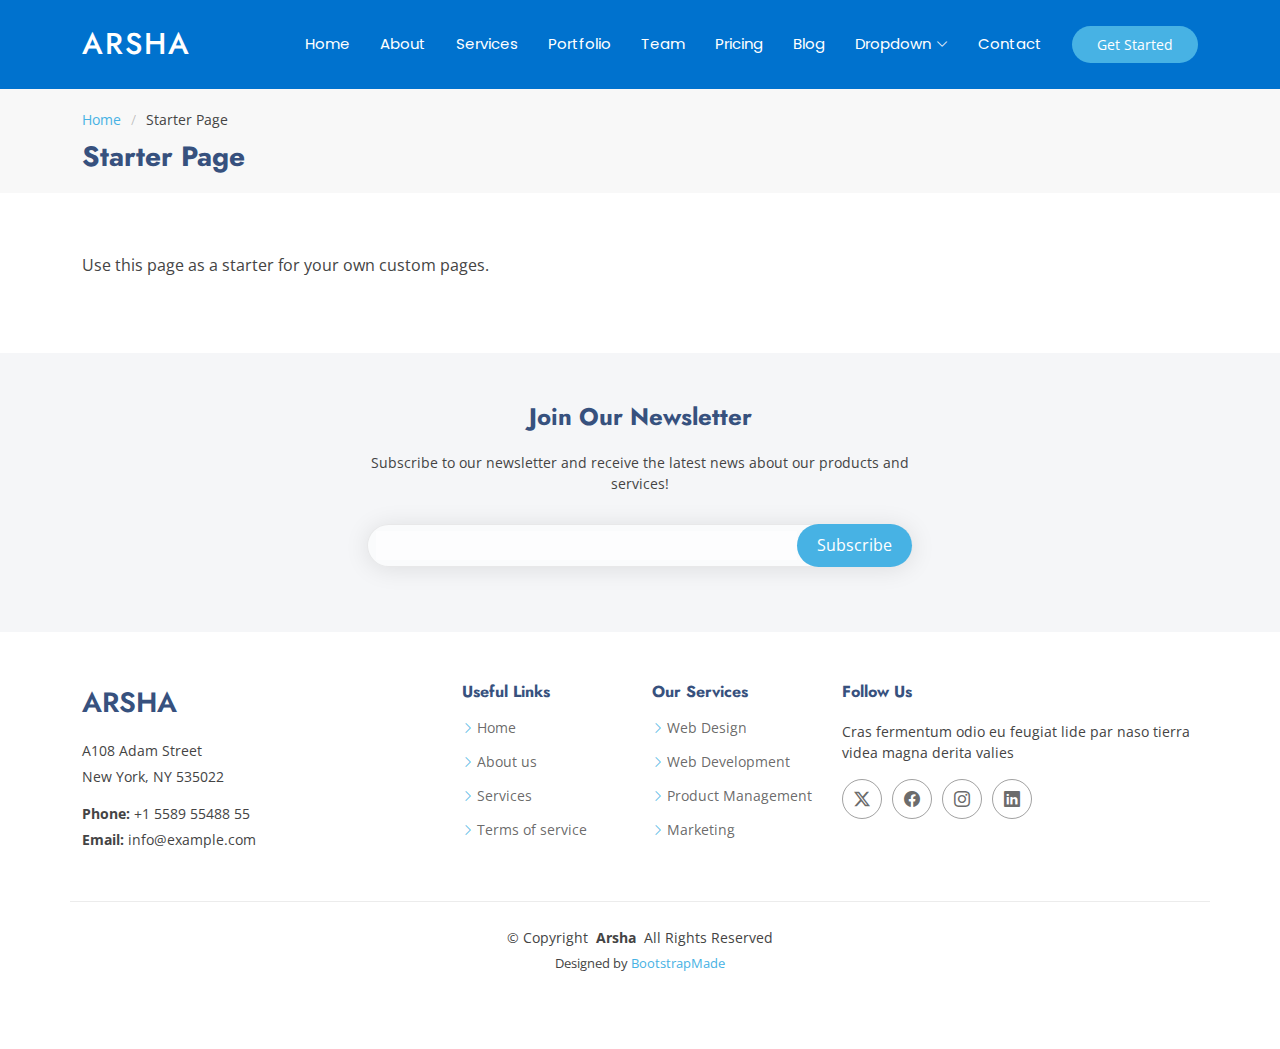
<file: starter-page.html>
<!DOCTYPE html>
<html lang="en">

<head>
  <meta charset="utf-8">
  <meta content="width=device-width, initial-scale=1.0" name="viewport">
  <title>Starter Page - Arsha Bootstrap Template</title>
  <meta name="description" content="">
  <meta name="keywords" content="">

  <!-- Favicons -->
  <link href="assets/img/favicon.png" rel="icon">
  <link href="assets/img/apple-touch-icon.png" rel="apple-touch-icon">

  <!-- Fonts -->
  <link href="https://fonts.googleapis.com" rel="preconnect">
  <link href="https://fonts.gstatic.com" rel="preconnect" crossorigin>
  <link href="https://fonts.googleapis.com/css2?family=Open+Sans:ital,wght@0,300;0,400;0,500;0,600;0,700;0,800;1,300;1,400;1,500;1,600;1,700;1,800&family=Poppins:ital,wght@0,100;0,200;0,300;0,400;0,500;0,600;0,700;0,800;0,900;1,100;1,200;1,300;1,400;1,500;1,600;1,700;1,800;1,900&family=Jost:ital,wght@0,100;0,200;0,300;0,400;0,500;0,600;0,700;0,800;0,900;1,100;1,200;1,300;1,400;1,500;1,600;1,700;1,800;1,900&display=swap" rel="stylesheet">

  <!-- Vendor CSS Files -->
  <link href="assets/vendor/bootstrap/css/bootstrap.min.css" rel="stylesheet">
  <link href="assets/vendor/bootstrap-icons/bootstrap-icons.css" rel="stylesheet">
  <link href="assets/vendor/aos/aos.css" rel="stylesheet">
  <link href="assets/vendor/glightbox/css/glightbox.min.css" rel="stylesheet">
  <link href="assets/vendor/swiper/swiper-bundle.min.css" rel="stylesheet">

  <!-- Main CSS File -->
  <link href="assets/css/main.css" rel="stylesheet">

  <!-- =======================================================
  * Template Name: Arsha
  * Template URL: https://bootstrapmade.com/arsha-free-bootstrap-html-template-corporate/
  * Updated: Feb 22 2025 with Bootstrap v5.3.3
  * Author: BootstrapMade.com
  * License: https://bootstrapmade.com/license/
  ======================================================== -->
</head>

<body class="starter-page-page">

  <header id="header" class="header d-flex align-items-center sticky-top">
    <div class="container-fluid container-xl position-relative d-flex align-items-center">

      <a href="index.html" class="logo d-flex align-items-center me-auto">
        <!-- Uncomment the line below if you also wish to use an image logo -->
        <!-- <img src="assets/img/logo.webp" alt=""> -->
        <h1 class="sitename">Arsha</h1>
      </a>

      <nav id="navmenu" class="navmenu">
        <ul>
          <li><a href="#hero">Home</a></li>
          <li><a href="#about">About</a></li>
          <li><a href="#services">Services</a></li>
          <li><a href="#portfolio">Portfolio</a></li>
          <li><a href="#team">Team</a></li>
          <li><a href="#pricing">Pricing</a></li>
          <li><a href="blog.html">Blog</a></li>
          <li class="dropdown"><a href="#"><span>Dropdown</span> <i class="bi bi-chevron-down toggle-dropdown"></i></a>
            <ul>
              <li><a href="#">Dropdown 1</a></li>
              <li class="dropdown"><a href="#"><span>Deep Dropdown</span> <i class="bi bi-chevron-down toggle-dropdown"></i></a>
                <ul>
                  <li><a href="#">Deep Dropdown 1</a></li>
                  <li><a href="#">Deep Dropdown 2</a></li>
                  <li><a href="#">Deep Dropdown 3</a></li>
                  <li><a href="#">Deep Dropdown 4</a></li>
                  <li><a href="#">Deep Dropdown 5</a></li>
                </ul>
              </li>
              <li><a href="#">Dropdown 2</a></li>
              <li><a href="#">Dropdown 3</a></li>
              <li><a href="#">Dropdown 4</a></li>
            </ul>
          </li>
          <li><a href="#contact">Contact</a></li>
        </ul>
        <i class="mobile-nav-toggle d-xl-none bi bi-list"></i>
      </nav>

      <a class="btn-getstarted" href="#about">Get Started</a>

    </div>
  </header>

  <main class="main">

    <!-- Page Title -->
    <div class="page-title" data-aos="fade">
      <div class="container">
        <nav class="breadcrumbs">
          <ol>
            <li><a href="index.html">Home</a></li>
            <li class="current">Starter Page</li>
          </ol>
        </nav>
        <h1>Starter Page</h1>
      </div>
    </div><!-- End Page Title -->

    <!-- Starter Section Section -->
    <section id="starter-section" class="starter-section section">

      <div class="container" data-aos="fade-up">
        <p>Use this page as a starter for your own custom pages.</p>
      </div>

    </section><!-- /Starter Section Section -->

  </main>

  <footer id="footer" class="footer">

    <div class="footer-newsletter">
      <div class="container">
        <div class="row justify-content-center text-center">
          <div class="col-lg-6">
            <h4>Join Our Newsletter</h4>
            <p>Subscribe to our newsletter and receive the latest news about our products and services!</p>
            <form action="forms/newsletter.php" method="post" class="php-email-form">
              <div class="newsletter-form"><input type="email" name="email"><input type="submit" value="Subscribe"></div>
              <div class="loading">Loading</div>
              <div class="error-message"></div>
              <div class="sent-message">Your subscription request has been sent. Thank you!</div>
            </form>
          </div>
        </div>
      </div>
    </div>

    <div class="container footer-top">
      <div class="row gy-4">
        <div class="col-lg-4 col-md-6 footer-about">
          <a href="index.html" class="d-flex align-items-center">
            <span class="sitename">Arsha</span>
          </a>
          <div class="footer-contact pt-3">
            <p>A108 Adam Street</p>
            <p>New York, NY 535022</p>
            <p class="mt-3"><strong>Phone:</strong> <span>+1 5589 55488 55</span></p>
            <p><strong>Email:</strong> <span>info@example.com</span></p>
          </div>
        </div>

        <div class="col-lg-2 col-md-3 footer-links">
          <h4>Useful Links</h4>
          <ul>
            <li><i class="bi bi-chevron-right"></i> <a href="#">Home</a></li>
            <li><i class="bi bi-chevron-right"></i> <a href="#">About us</a></li>
            <li><i class="bi bi-chevron-right"></i> <a href="#">Services</a></li>
            <li><i class="bi bi-chevron-right"></i> <a href="#">Terms of service</a></li>
          </ul>
        </div>

        <div class="col-lg-2 col-md-3 footer-links">
          <h4>Our Services</h4>
          <ul>
            <li><i class="bi bi-chevron-right"></i> <a href="#">Web Design</a></li>
            <li><i class="bi bi-chevron-right"></i> <a href="#">Web Development</a></li>
            <li><i class="bi bi-chevron-right"></i> <a href="#">Product Management</a></li>
            <li><i class="bi bi-chevron-right"></i> <a href="#">Marketing</a></li>
          </ul>
        </div>

        <div class="col-lg-4 col-md-12">
          <h4>Follow Us</h4>
          <p>Cras fermentum odio eu feugiat lide par naso tierra videa magna derita valies</p>
          <div class="social-links d-flex">
            <a href=""><i class="bi bi-twitter-x"></i></a>
            <a href=""><i class="bi bi-facebook"></i></a>
            <a href=""><i class="bi bi-instagram"></i></a>
            <a href=""><i class="bi bi-linkedin"></i></a>
          </div>
        </div>

      </div>
    </div>

    <div class="container copyright text-center mt-4">
      <p>© <span>Copyright</span> <strong class="px-1 sitename">Arsha</strong> <span>All Rights Reserved</span></p>
      <div class="credits">
        <!-- All the links in the footer should remain intact. -->
        <!-- You can delete the links only if you've purchased the pro version. -->
        <!-- Licensing information: https://bootstrapmade.com/license/ -->
        <!-- Purchase the pro version with working PHP/AJAX contact form: [buy-url] -->
        Designed by <a href="https://bootstrapmade.com/">BootstrapMade</a>
      </div>
    </div>

  </footer>

  <!-- Scroll Top -->
  <a href="#" id="scroll-top" class="scroll-top d-flex align-items-center justify-content-center"><i class="bi bi-arrow-up-short"></i></a>

  <!-- Preloader -->
  <div id="preloader"></div>

  <!-- Vendor JS Files -->
  <script src="assets/vendor/bootstrap/js/bootstrap.bundle.min.js"></script>
  <script src="assets/vendor/php-email-form/validate.js"></script>
  <script src="assets/vendor/aos/aos.js"></script>
  <script src="assets/vendor/glightbox/js/glightbox.min.js"></script>
  <script src="assets/vendor/swiper/swiper-bundle.min.js"></script>
  <script src="assets/vendor/waypoints/noframework.waypoints.js"></script>
  <script src="assets/vendor/imagesloaded/imagesloaded.pkgd.min.js"></script>
  <script src="assets/vendor/isotope-layout/isotope.pkgd.min.js"></script>

  <!-- Main JS File -->
  <script src="assets/js/main.js"></script>

</body>

</html>
</file>
<file: assets/css/main.css>
/**
* Template Name: Arsha
* Template URL: https://bootstrapmade.com/arsha-free-bootstrap-html-template-corporate/
* Updated: Feb 22 2025 with Bootstrap v5.3.3
* Author: BootstrapMade.com
* License: https://bootstrapmade.com/license/
*/

/*--------------------------------------------------------------
# Font & Color Variables
# Help: https://bootstrapmade.com/color-system/
--------------------------------------------------------------*/
/* Fonts */
:root {
  --default-font: "Open Sans",  system-ui, -apple-system, "Segoe UI", Roboto, "Helvetica Neue", Arial, "Noto Sans", "Liberation Sans", sans-serif, "Apple Color Emoji", "Segoe UI Emoji", "Segoe UI Symbol", "Noto Color Emoji";
  --heading-font: "Jost",  sans-serif;
  --nav-font: "Poppins",  sans-serif;
}

/* Global Colors - The following color variables are used throughout the website. Updating them here will change the color scheme of the entire website */
:root { 
  --background-color: #ffffff; /* Background color for the entire website, including individual sections */
  --default-color: #444444; /* Default color used for the majority of the text content across the entire website */
  --heading-color: #37517e; /* Color for headings, subheadings and title throughout the website */
  --accent-color: #47b2e4; /* Accent color that represents your brand on the website. It's used for buttons, links, and other elements that need to stand out */
  --surface-color: #ffffff; /* The surface color is used as a background of boxed elements within sections, such as cards, icon boxes, or other elements that require a visual separation from the global background. */
  --contrast-color: #ffffff; /* Contrast color for text, ensuring readability against backgrounds of accent, heading, or default colors. */
}

/* Nav Menu Colors - The following color variables are used specifically for the navigation menu. They are separate from the global colors to allow for more customization options */
:root {
  --nav-color: #ffffff;  /* The default color of the main navmenu links */
  --nav-hover-color: #47b2e4; /* Applied to main navmenu links when they are hovered over or active */
  --nav-mobile-background-color: #ffffff; /* Used as the background color for mobile navigation menu */
  --nav-dropdown-background-color: #ffffff; /* Used as the background color for dropdown items that appear when hovering over primary navigation items */
  --nav-dropdown-color: #444444; /* Used for navigation links of the dropdown items in the navigation menu. */
  --nav-dropdown-hover-color: #47b2e4; /* Similar to --nav-hover-color, this color is applied to dropdown navigation links when they are hovered over. */
}

/* Color Presets - These classes override global colors when applied to any section or element, providing reuse of the sam color scheme. */

.light-background {
  --background-color: #f5f6f8;
  --surface-color: #ffffff;
}

.dark-background {
  --background-color: #0072CE;
  --default-color: #ffffff;
  --heading-color: #ffffff;
  --surface-color: #4668a2;
  --contrast-color: #ffffff;
}

/* Smooth scroll */
:root {
  scroll-behavior: smooth;
}

/*--------------------------------------------------------------
# General Styling & Shared Classes
--------------------------------------------------------------*/
body {
  color: var(--default-color);
  background-color: var(--background-color);
  font-family: var(--default-font);
}

a {
  color: var(--accent-color);
  text-decoration: none;
  transition: 0.3s;
}

a:hover {
  color: color-mix(in srgb, var(--accent-color), transparent 25%);
  text-decoration: none;
}

h1,
h2,
h3,
h4,
h5,
h6 {
  color: var(--heading-color);
  font-family: var(--heading-font);
}

/* PHP Email Form Messages
------------------------------*/
.php-email-form .error-message {
  display: none;
  background: #df1529;
  color: #ffffff;
  text-align: left;
  padding: 15px;
  margin-bottom: 24px;
  font-weight: 600;
}

.php-email-form .sent-message {
  display: none;
  color: #ffffff;
  background: #059652;
  text-align: center;
  padding: 15px;
  margin-bottom: 24px;
  font-weight: 600;
}

.php-email-form .loading {
  display: none;
  background: var(--surface-color);
  text-align: center;
  padding: 15px;
  margin-bottom: 24px;
}

.php-email-form .loading:before {
  content: "";
  display: inline-block;
  border-radius: 50%;
  width: 24px;
  height: 24px;
  margin: 0 10px -6px 0;
  border: 3px solid var(--accent-color);
  border-top-color: var(--surface-color);
  animation: php-email-form-loading 1s linear infinite;
}

@keyframes php-email-form-loading {
  0% {
    transform: rotate(0deg);
  }

  100% {
    transform: rotate(360deg);
  }
}

/*--------------------------------------------------------------
# Global Header
--------------------------------------------------------------*/
.header {
  --background-color: #0072CE;
  --heading-color: #ffffff;
  color: var(--default-color);
  background-color: var(--background-color);
  padding: 15px 0;
  transition: all 0.5s;
  z-index: 997;
}

.header .logo {
  line-height: 1;
}

.header .logo img {
  max-height: 36px;
  margin-right: 8px;
}

.header .logo h1 {
  font-size: 30px;
  margin: 0;
  font-weight: 500;
  color: var(--heading-color);
  letter-spacing: 2px;
  text-transform: uppercase;
}

.header .btn-getstarted,
.header .btn-getstarted:focus {
  color: var(--contrast-color);
  background: var(--accent-color);
  font-size: 14px;
  padding: 8px 25px;
  margin: 0 0 0 30px;
  border-radius: 50px;
  transition: 0.3s;
}

.header .btn-getstarted:hover,
.header .btn-getstarted:focus:hover {
  color: var(--contrast-color);
  background: color-mix(in srgb, var(--accent-color), transparent 15%);
}

@media (max-width: 1200px) {
  .header .logo {
    order: 1;
  }

  .header .btn-getstarted {
    order: 2;
    margin: 0 15px 0 0;
    padding: 6px 15px;
  }

  .header .navmenu {
    order: 3;
  }
}

/* Index Page Header
------------------------------*/
.index-page .header {
  --background-color: rgba(255, 255, 255, 0);
  --heading-color: #ffffff;
  --nav-color: #ffffff;
}

/* Index Page Header on Scroll
------------------------------*/
.index-page.scrolled .header {
  --background-color: rgba(40, 58, 90, 0.9);
}

/*--------------------------------------------------------------
# Navigation Menu
--------------------------------------------------------------*/
/* Desktop Navigation */
@media (min-width: 1200px) {
  .navmenu {
    padding: 0;
  }

  .navmenu ul {
    margin: 0;
    padding: 0;
    display: flex;
    list-style: none;
    align-items: center;
  }

  .navmenu li {
    position: relative;
  }

  .navmenu a,
  .navmenu a:focus {
    color: var(--nav-color);
    padding: 18px 15px;
    font-size: 15px;
    font-family: var(--nav-font);
    font-weight: 400;
    display: flex;
    align-items: center;
    justify-content: space-between;
    white-space: nowrap;
    transition: 0.3s;
  }

  .navmenu a i,
  .navmenu a:focus i {
    font-size: 12px;
    line-height: 0;
    margin-left: 5px;
    transition: 0.3s;
  }

  .navmenu li:last-child a {
    padding-right: 0;
  }

  .navmenu li:hover>a,
  .navmenu .active,
  .navmenu .active:focus {
    color: var(--nav-hover-color);
  }

  .navmenu .dropdown ul {
    margin: 0;
    padding: 10px 0;
    background: var(--nav-dropdown-background-color);
    display: block;
    position: absolute;
    visibility: hidden;
    left: 14px;
    top: 130%;
    opacity: 0;
    transition: 0.3s;
    border-radius: 4px;
    z-index: 99;
    box-shadow: 0px 0px 30px rgba(0, 0, 0, 0.1);
  }

  .navmenu .dropdown ul li {
    min-width: 200px;
  }

  .navmenu .dropdown ul a {
    padding: 10px 20px;
    font-size: 15px;
    text-transform: none;
    color: var(--nav-dropdown-color);
  }

  .navmenu .dropdown ul a i {
    font-size: 12px;
  }

  .navmenu .dropdown ul a:hover,
  .navmenu .dropdown ul .active:hover,
  .navmenu .dropdown ul li:hover>a {
    color: var(--nav-dropdown-hover-color);
  }

  .navmenu .dropdown:hover>ul {
    opacity: 1;
    top: 100%;
    visibility: visible;
  }

  .navmenu .dropdown .dropdown ul {
    top: 0;
    left: -90%;
    visibility: hidden;
  }

  .navmenu .dropdown .dropdown:hover>ul {
    opacity: 1;
    top: 0;
    left: -100%;
    visibility: visible;
  }

  .navmenu .megamenu {
    position: static;
  }

  .navmenu .megamenu ul {
    margin: 0;
    padding: 10px;
    background: var(--nav-dropdown-background-color);
    box-shadow: 0px 0px 20px rgba(0, 0, 0, 0.1);
    position: absolute;
    top: 130%;
    left: 0;
    right: 0;
    visibility: hidden;
    opacity: 0;
    display: flex;
    transition: 0.3s;
    border-radius: 4px;
    z-index: 99;
  }

  .navmenu .megamenu ul li {
    flex: 1;
  }

  .navmenu .megamenu ul li a,
  .navmenu .megamenu ul li:hover>a {
    padding: 10px 20px;
    font-size: 15px;
    color: var(--nav-dropdown-color);
  }

  .navmenu .megamenu ul li a:hover,
  .navmenu .megamenu ul li .active,
  .navmenu .megamenu ul li .active:hover {
    color: var(--nav-dropdown-hover-color);
  }

  .navmenu .megamenu:hover>ul {
    opacity: 1;
    top: 100%;
    visibility: visible;
  }

  .navmenu .dd-box-shadow {
    box-shadow: 0px 0px 30px rgba(0, 0, 0, 0.1);
  }
}

/* Mobile Navigation */
@media (max-width: 1199px) {
  .mobile-nav-toggle {
    color: var(--nav-color);
    font-size: 28px;
    line-height: 0;
    margin-right: 10px;
    cursor: pointer;
    transition: color 0.3s;
  }

  .navmenu {
    padding: 0;
    z-index: 9997;
  }

  .navmenu ul {
    display: none;
    list-style: none;
    position: absolute;
    inset: 60px 20px 20px 20px;
    padding: 10px 0;
    margin: 0;
    border-radius: 6px;
    background-color: var(--nav-mobile-background-color);
    overflow-y: auto;
    transition: 0.3s;
    z-index: 9998;
    box-shadow: 0px 0px 30px rgba(0, 0, 0, 0.1);
  }

  .navmenu a,
  .navmenu a:focus {
    color: var(--nav-dropdown-color);
    padding: 10px 20px;
    font-family: var(--nav-font);
    font-size: 17px;
    font-weight: 500;
    display: flex;
    align-items: center;
    justify-content: space-between;
    white-space: nowrap;
    transition: 0.3s;
  }

  .navmenu a i,
  .navmenu a:focus i {
    font-size: 12px;
    line-height: 0;
    margin-left: 5px;
    width: 30px;
    height: 30px;
    display: flex;
    align-items: center;
    justify-content: center;
    border-radius: 50%;
    transition: 0.3s;
    background-color: color-mix(in srgb, var(--accent-color), transparent 90%);
  }

  .navmenu a i:hover,
  .navmenu a:focus i:hover {
    background-color: var(--accent-color);
    color: var(--contrast-color);
  }

  .navmenu a:hover,
  .navmenu .active,
  .navmenu .active:focus {
    color: var(--nav-dropdown-hover-color);
  }

  .navmenu .active i,
  .navmenu .active:focus i {
    background-color: var(--accent-color);
    color: var(--contrast-color);
    transform: rotate(180deg);
  }

  .navmenu .dropdown ul {
    position: static;
    display: none;
    z-index: 99;
    padding: 10px 0;
    margin: 10px 20px;
    background-color: var(--nav-dropdown-background-color);
    border: 1px solid color-mix(in srgb, var(--default-color), transparent 90%);
    box-shadow: none;
    transition: all 0.5s ease-in-out;
  }

  .navmenu .dropdown ul ul {
    background-color: rgba(33, 37, 41, 0.1);
  }

  .navmenu .dropdown>.dropdown-active {
    display: block;
    background-color: rgba(33, 37, 41, 0.03);
  }

  .mobile-nav-active {
    overflow: hidden;
  }

  .mobile-nav-active .mobile-nav-toggle {
    color: #fff;
    position: absolute;
    font-size: 32px;
    top: 15px;
    right: 15px;
    margin-right: 0;
    z-index: 9999;
  }

  .mobile-nav-active .navmenu {
    position: fixed;
    overflow: hidden;
    inset: 0;
    background: rgba(33, 37, 41, 0.8);
    transition: 0.3s;
  }

  .mobile-nav-active .navmenu>ul {
    display: block;
  }
}

/*--------------------------------------------------------------
# Global Footer
--------------------------------------------------------------*/
.footer {
  color: var(--default-color);
  background-color: var(--background-color);
  font-size: 14px;
  padding-bottom: 50px;
  position: relative;
}

.footer .footer-newsletter {
  background-color: color-mix(in srgb, var(--heading-color), transparent 95%);
  padding: 50px 0;
}

.footer .footer-newsletter h4 {
  font-size: 24px;
}

.footer .footer-newsletter .newsletter-form {
  margin-top: 30px;
  margin-bottom: 15px;
  padding: 6px 8px;
  position: relative;
  background-color: color-mix(in srgb, var(--background-color), transparent 50%);
  border: 1px solid color-mix(in srgb, var(--default-color), transparent 90%);
  box-shadow: 0px 2px 25px rgba(0, 0, 0, 0.1);
  display: flex;
  transition: 0.3s;
  border-radius: 50px;
}

.footer .footer-newsletter .newsletter-form:focus-within {
  border-color: var(--accent-color);
}

.footer .footer-newsletter .newsletter-form input[type=email] {
  border: 0;
  padding: 4px;
  width: 100%;
  background-color: color-mix(in srgb, var(--background-color), transparent 50%);
  color: var(--default-color);
}

.footer .footer-newsletter .newsletter-form input[type=email]:focus-visible {
  outline: none;
}

.footer .footer-newsletter .newsletter-form input[type=submit] {
  border: 0;
  font-size: 16px;
  padding: 0 20px;
  margin: -7px -8px -7px 0;
  background: var(--accent-color);
  color: var(--contrast-color);
  transition: 0.3s;
  border-radius: 50px;
}

.footer .footer-newsletter .newsletter-form input[type=submit]:hover {
  background: color-mix(in srgb, var(--accent-color), transparent 20%);
}

.footer .footer-top {
  padding-top: 50px;
}

.footer .social-links a {
  display: flex;
  align-items: center;
  justify-content: center;
  width: 40px;
  height: 40px;
  border-radius: 50%;
  border: 1px solid color-mix(in srgb, var(--default-color), transparent 50%);
  font-size: 16px;
  color: color-mix(in srgb, var(--default-color), transparent 20%);
  margin-right: 10px;
  transition: 0.3s;
}

.footer .social-links a:hover {
  color: var(--accent-color);
  border-color: var(--accent-color);
}

.footer h4 {
  font-size: 16px;
  font-weight: bold;
  position: relative;
  padding-bottom: 12px;
}

.footer .footer-links {
  margin-bottom: 30px;
}

.footer .footer-links ul {
  list-style: none;
  padding: 0;
  margin: 0;
}

.footer .footer-links ul i {
  margin-right: 3px;
  font-size: 12px;
  line-height: 0;
  color: var(--accent-color);
}

.footer .footer-links ul li {
  padding: 10px 0;
  display: flex;
  align-items: center;
}

.footer .footer-links ul li:first-child {
  padding-top: 0;
}

.footer .footer-links ul a {
  display: inline-block;
  color: color-mix(in srgb, var(--default-color), transparent 20%);
  line-height: 1;
}

.footer .footer-links ul a:hover {
  color: var(--accent-color);
}

.footer .footer-about a {
  color: var(--heading-color);
  font-size: 28px;
  font-weight: 600;
  text-transform: uppercase;
  font-family: var(--heading-font);
}

.footer .footer-contact p {
  margin-bottom: 5px;
}

.footer .copyright {
  padding-top: 25px;
  padding-bottom: 25px;
  border-top: 1px solid color-mix(in srgb, var(--default-color), transparent 90%);
}

.footer .copyright p {
  margin-bottom: 0;
}

.footer .credits {
  margin-top: 6px;
  font-size: 13px;
}

/*--------------------------------------------------------------
# Preloader
--------------------------------------------------------------*/
#preloader {
  position: fixed;
  inset: 0;
  z-index: 999999;
  overflow: hidden;
  background: var(--background-color);
  transition: all 0.6s ease-out;
}

#preloader:before {
  content: "";
  position: fixed;
  top: calc(50% - 30px);
  left: calc(50% - 30px);
  border: 6px solid #ffffff;
  border-color: var(--accent-color) transparent var(--accent-color) transparent;
  border-radius: 50%;
  width: 60px;
  height: 60px;
  animation: animate-preloader 1.5s linear infinite;
}

@keyframes animate-preloader {
  0% {
    transform: rotate(0deg);
  }

  100% {
    transform: rotate(360deg);
  }
}

/*--------------------------------------------------------------
# Scroll Top Button
--------------------------------------------------------------*/
.scroll-top {
  position: fixed;
  visibility: hidden;
  opacity: 0;
  right: 15px;
  bottom: -15px;
  z-index: 99999;
  background-color: var(--accent-color);
  width: 44px;
  height: 44px;
  border-radius: 50px;
  transition: all 0.4s;
}

.scroll-top i {
  font-size: 24px;
  color: var(--contrast-color);
  line-height: 0;
}

.scroll-top:hover {
  background-color: color-mix(in srgb, var(--accent-color), transparent 20%);
  color: var(--contrast-color);
}

.scroll-top.active {
  visibility: visible;
  opacity: 1;
  bottom: 15px;
}

/*--------------------------------------------------------------
# Disable aos animation delay on mobile devices
--------------------------------------------------------------*/
@media screen and (max-width: 768px) {
  [data-aos-delay] {
    transition-delay: 0 !important;
  }
}

/*--------------------------------------------------------------
# Global Page Titles & Breadcrumbs
--------------------------------------------------------------*/
.page-title {
  --background-color: color-mix(in srgb, var(--default-color), transparent 96%);
  color: var(--default-color);
  background-color: var(--background-color);
  padding: 20px 0;
  position: relative;
}

.page-title h1 {
  font-size: 28px;
  font-weight: 700;
  margin: 0;
}

.page-title .breadcrumbs ol {
  display: flex;
  flex-wrap: wrap;
  list-style: none;
  padding: 0 0 10px 0;
  margin: 0;
  font-size: 14px;
}

.page-title .breadcrumbs ol li+li {
  padding-left: 10px;
}

.page-title .breadcrumbs ol li+li::before {
  content: "/";
  display: inline-block;
  padding-right: 10px;
  color: color-mix(in srgb, var(--default-color), transparent 70%);
}

/*--------------------------------------------------------------
# Global Sections
--------------------------------------------------------------*/
section,
.section {
  color: var(--default-color);
  background-color: var(--background-color);
  padding: 60px 0;
  scroll-margin-top: 88px;
  overflow: clip;
}

@media (max-width: 1199px) {

  section,
  .section {
    scroll-margin-top: 66px;
  }
}

/*--------------------------------------------------------------
# Global Section Titles
--------------------------------------------------------------*/
.section-title {
  text-align: center;
  padding-bottom: 60px;
  position: relative;
}

.section-title h2 {
  font-size: 32px;
  font-weight: 700;
  margin-bottom: 20px;
  padding-bottom: 20px;
  text-transform: uppercase;
  position: relative;
}

.section-title h2:before {
  content: "";
  position: absolute;
  display: block;
  width: 160px;
  height: 1px;
  background: color-mix(in srgb, var(--default-color), transparent 60%);
  left: 0;
  right: 0;
  bottom: 1px;
  margin: auto;
}

.section-title h2::after {
  content: "";
  position: absolute;
  display: block;
  width: 60px;
  height: 3px;
  background: var(--accent-color);
  left: 0;
  right: 0;
  bottom: 0;
  margin: auto;
}

.section-title p {
  margin-bottom: 0;
}

/*--------------------------------------------------------------
# Hero Section
--------------------------------------------------------------*/
.hero {
  width: 100%;
  min-height: 80vh;
  position: relative;
  padding: 120px 0 60px 0;
  display: flex;
  align-items: center;
}

.hero h1 {
  margin: 0;
  font-size: 48px;
  font-weight: 700;
  line-height: 56px;
}

.hero p {
  color: color-mix(in srgb, var(--default-color), transparent 30%);
  margin: 5px 0 30px 0;
  font-size: 22px;
  line-height: 1.3;
  font-weight: 600;
}

.hero .btn-get-started {
  color: var(--contrast-color);
  background: var(--accent-color);
  font-family: var(--heading-font);
  font-weight: 500;
  font-size: 15px;
  letter-spacing: 1px;
  display: inline-block;
  padding: 10px 28px 12px 28px;
  border-radius: 50px;
  transition: 0.5s;
}

.hero .btn-get-started:hover {
  color: var(--contrast-color);
  background: color-mix(in srgb, var(--accent-color), transparent 15%);
}

.hero .btn-watch-video {
  font-size: 16px;
  transition: 0.5s;
  margin-left: 25px;
  color: var(--default-color);
  font-weight: 600;
}

.hero .btn-watch-video i {
  color: var(--contrast-color);
  font-size: 32px;
  transition: 0.3s;
  line-height: 0;
  margin-right: 8px;
}

.hero .btn-watch-video:hover {
  color: var(--accent-color);
}

.hero .btn-watch-video:hover i {
  color: color-mix(in srgb, var(--accent-color), transparent 15%);
}

.hero .animated {
  animation: up-down 2s ease-in-out infinite alternate-reverse both;
}

@media (max-width: 640px) {
  .hero h1 {
    font-size: 28px;
    line-height: 36px;
  }

  .hero p {
    font-size: 18px;
    line-height: 24px;
    margin-bottom: 30px;
  }

  .hero .btn-get-started,
  .hero .btn-watch-video {
    font-size: 13px;
  }
}

@keyframes up-down {
  0% {
    transform: translateY(10px);
  }

  100% {
    transform: translateY(-10px);
  }
}

/*--------------------------------------------------------------
# Clients Section
--------------------------------------------------------------*/
.clients {
  padding: 12px 0;
}

.clients .swiper {
  padding: 10px 0;
}

.clients .swiper-wrapper {
  height: auto;
}

.clients .swiper-slide img {
  transition: 0.3s;
  padding: 0 10px;
}

.clients .swiper-slide img:hover {
  transform: scale(1.1);
}

/*--------------------------------------------------------------
# About Section
--------------------------------------------------------------*/
.about ul {
  list-style: none;
  padding: 0;
}

.about ul li {
  padding-bottom: 5px;
  display: flex;
  align-items: center;
}

.about ul i {
  font-size: 20px;
  padding-right: 4px;
  color: var(--accent-color);
}

.about .read-more {
  color: var(--accent-color);
  font-family: var(--heading-font);
  font-weight: 500;
  font-size: 16px;
  letter-spacing: 1px;
  padding: 8px 28px;
  border-radius: 5px;
  transition: 0.3s;
  display: inline-flex;
  align-items: center;
  justify-content: center;
  border: 2px solid var(--accent-color);
}

.about .read-more i {
  font-size: 18px;
  margin-left: 5px;
  line-height: 0;
  transition: 0.3s;
}

.about .read-more:hover {
  background: var(--accent-color);
  color: var(--contrast-color);
}

.about .read-more:hover i {
  transform: translate(5px, 0);
}

/*--------------------------------------------------------------
# Why Us Section
--------------------------------------------------------------*/
.why-us {
  padding: 30px 0;
}

.why-us .content h3 {
  font-weight: 400;
  font-size: 34px;
}

.why-us .content p {
  color: color-mix(in srgb, var(--default-color), transparent 30%);
}

.why-us .faq-container .faq-item {
  background-color: var(--surface-color);
  position: relative;
  padding: 20px;
  margin-bottom: 20px;
  box-shadow: 0px 5px 25px 0px rgba(0, 0, 0, 0.1);
  overflow: hidden;
}

.why-us .faq-container .faq-item:last-child {
  margin-bottom: 0;
}

.why-us .faq-container .faq-item h3 {
  font-weight: 500;
  font-size: 17px;
  line-height: 24px;
  margin: 0 30px 0 0;
  transition: 0.3s;
  cursor: pointer;
}

.why-us .faq-container .faq-item h3 span {
  color: var(--accent-color);
  padding-right: 5px;
  font-weight: 600;
}

.why-us .faq-container .faq-item h3:hover {
  color: var(--accent-color);
}

.why-us .faq-container .faq-item .faq-content {
  display: grid;
  grid-template-rows: 0fr;
  transition: 0.3s ease-in-out;
  visibility: hidden;
  opacity: 0;
}

.why-us .faq-container .faq-item .faq-content p {
  margin-bottom: 0;
  overflow: hidden;
}

.why-us .faq-container .faq-item .faq-icon {
  position: absolute;
  top: 22px;
  left: 20px;
  font-size: 22px;
  line-height: 0;
  transition: 0.3s;
  color: var(--accent-color);
}

.why-us .faq-container .faq-item .faq-toggle {
  position: absolute;
  top: 20px;
  right: 20px;
  font-size: 16px;
  line-height: 0;
  transition: 0.3s;
  cursor: pointer;
}

.why-us .faq-container .faq-item .faq-toggle:hover {
  color: var(--accent-color);
}

.why-us .faq-container .faq-active h3 {
  color: var(--accent-color);
}

.why-us .faq-container .faq-active .faq-content {
  grid-template-rows: 1fr;
  visibility: visible;
  opacity: 1;
  padding-top: 10px;
}

.why-us .faq-container .faq-active .faq-toggle {
  transform: rotate(90deg);
  color: var(--accent-color);
}

.why-us .why-us-img {
  display: flex;
  align-items: center;
  justify-content: center;
}

.why-us .why-us-img img {
  max-height: 70%;
}

/*--------------------------------------------------------------
# Skills Section
--------------------------------------------------------------*/
.skills .content h3 {
  font-size: 2rem;
  font-weight: 700;
}

.skills .content p {
  color: color-mix(in srgb, var(--default-color), transparent 30%);
}

.skills .content p:last-child {
  margin-bottom: 0;
}

.skills .content ul {
  list-style: none;
  padding: 0;
}

.skills .content ul li {
  padding-bottom: 10px;
}

.skills .progress {
  height: 60px;
  display: block;
  background: none;
  border-radius: 0;
}

.skills .progress .skill {
  color: var(--default-color);
  padding: 0;
  margin: 0 0 6px 0;
  text-transform: uppercase;
  display: block;
  font-weight: 600;
  font-family: var(--heading-font);
}

.skills .progress .skill .val {
  float: right;
  font-style: normal;
}

.skills .progress-bar-wrap {
  background: color-mix(in srgb, var(--heading-color), transparent 90%);
  height: 10px;
}

.skills .progress-bar {
  width: 1px;
  height: 10px;
  transition: 0.9s;
  background-color: var(--heading-color);
}

/*--------------------------------------------------------------
# Services Section
--------------------------------------------------------------*/
.services .service-item {
  background-color: var(--surface-color);
  box-shadow: 0px 5px 90px 0px rgba(0, 0, 0, 0.1);
  padding: 50px 30px;
  transition: all ease-in-out 0.4s;
  height: 100%;
}

.services .service-item .icon {
  margin-bottom: 10px;
}

.services .service-item .icon i {
  color: var(--accent-color);
  font-size: 36px;
  transition: 0.3s;
}

.services .service-item h4 {
  font-weight: 700;
  margin-bottom: 15px;
  font-size: 20px;
}

.services .service-item h4 a {
  color: var(--heading-color);
  transition: ease-in-out 0.3s;
}

.services .service-item p {
  line-height: 24px;
  font-size: 14px;
  margin-bottom: 0;
}

.services .service-item:hover {
  transform: translateY(-10px);
}

.services .service-item:hover h4 a {
  color: var(--accent-color);
}

/*--------------------------------------------------------------
# Work Process Section
--------------------------------------------------------------*/
.work-process .steps-item {
  background: var(--surface-color);
  border-radius: 20px;
  height: 100%;
  transition: all 0.3s ease-in-out;
  box-shadow: 0 5px 20px color-mix(in srgb, var(--default-color), transparent 92%);
}

.work-process .steps-item .steps-image {
  border-radius: 20px 20px 0 0;
  overflow: hidden;
}

.work-process .steps-item:hover {
  transform: translateY(-10px);
  box-shadow: 0 15px 30px color-mix(in srgb, var(--accent-color), transparent 85%);
}

.work-process .steps-item:hover .steps-number {
  background: var(--accent-color);
  color: var(--contrast-color);
}

.work-process .steps-item:hover .steps-image img {
  transform: scale(1.1);
}

.work-process .steps-image {
  position: relative;
  height: 280px;
}

.work-process .steps-image img {
  width: 100%;
  height: 100%;
  object-fit: cover;
  transition: transform 0.6s ease;
}

.work-process .steps-content {
  position: relative;
  padding: 40px 30px 30px;
}

.work-process .steps-content .steps-number {
  position: absolute;
  left: 30px;
  top: -30px;
  width: 60px;
  height: 60px;
  background: var(--accent-color);
  color: var(--contrast-color);
  border-radius: 50%;
  font-family: var(--heading-font);
  font-size: 24px;
  font-weight: 700;
  display: flex;
  align-items: center;
  justify-content: center;
  transition: all 0.3s ease-in-out;
}

.work-process .steps-content h3 {
  font-size: 24px;
  font-weight: 700;
  margin-bottom: 15px;
}

.work-process .steps-content p {
  font-size: 15px;
  color: color-mix(in srgb, var(--default-color), transparent 20%);
  margin-bottom: 25px;
}

.work-process .steps-features .feature-item {
  display: flex;
  align-items: center;
  margin-bottom: 12px;
}

.work-process .steps-features .feature-item:last-child {
  margin-bottom: 0;
}

.work-process .steps-features .feature-item i {
  color: var(--accent-color);
  font-size: 18px;
  margin-right: 10px;
}

.work-process .steps-features .feature-item span {
  font-size: 14px;
  color: color-mix(in srgb, var(--default-color), transparent 15%);
}

@media (max-width: 1199px) {
  .work-process .steps-image {
    height: 240px;
  }

  .work-process .steps-content {
    padding: 35px 25px 25px;
  }

  .work-process .steps-content h3 {
    font-size: 22px;
  }
}

@media (max-width: 991px) {
  .work-process .steps-item {
    margin-bottom: 30px;
  }

  .work-process .steps-image {
    height: 220px;
  }

  .work-process .steps-content {
    padding: 30px 20px 20px;
  }

  .work-process .steps-content .steps-number {
    width: 50px;
    height: 50px;
    font-size: 20px;
    left: 25px;
    top: -25px;
  }

  .work-process .steps-content h3 {
    font-size: 20px;
    margin-bottom: 12px;
  }

  .work-process .steps-content p {
    font-size: 14px;
    margin-bottom: 20px;
  }
}

/*--------------------------------------------------------------
# Call To Action Section
--------------------------------------------------------------*/
.call-to-action {
  padding: 120px 0;
  position: relative;
  clip-path: inset(0);
}

.call-to-action img {
  position: fixed;
  top: 0;
  left: 0;
  display: block;
  width: 100%;
  height: 100%;
  object-fit: cover;
  z-index: 1;
}

.call-to-action:before {
  content: "";
  background: color-mix(in srgb, var(--background-color), transparent 35%);
  position: absolute;
  inset: 0;
  z-index: 2;
}

.call-to-action .container {
  position: relative;
  z-index: 3;
}

.call-to-action h3 {
  color: var(--default-color);
  font-size: 28px;
  font-weight: 700;
}

.call-to-action p {
  color: var(--default-color);
}

.call-to-action .cta-btn {
  font-family: var(--heading-font);
  font-weight: 500;
  font-size: 16px;
  letter-spacing: 1px;
  display: inline-block;
  padding: 12px 40px;
  border-radius: 50px;
  transition: 0.5s;
  margin: 10px;
  border: 2px solid var(--contrast-color);
  color: var(--contrast-color);
}

.call-to-action .cta-btn:hover {
  background: var(--accent-color);
  border: 2px solid var(--accent-color);
}

/*--------------------------------------------------------------
# Portfolio Section
--------------------------------------------------------------*/
.portfolio .portfolio-filters {
  padding: 0;
  margin: 0 auto 20px auto;
  list-style: none;
  text-align: center;
}

.portfolio .portfolio-filters li {
  cursor: pointer;
  display: inline-block;
  padding: 8px 20px 10px 20px;
  margin: 0;
  font-size: 15px;
  font-weight: 500;
  line-height: 1;
  margin-bottom: 5px;
  border-radius: 50px;
  transition: all 0.3s ease-in-out;
  font-family: var(--heading-font);
}

.portfolio .portfolio-filters li:hover,
.portfolio .portfolio-filters li.filter-active {
  color: var(--contrast-color);
  background-color: var(--accent-color);
}

.portfolio .portfolio-filters li:first-child {
  margin-left: 0;
}

.portfolio .portfolio-filters li:last-child {
  margin-right: 0;
}

@media (max-width: 575px) {
  .portfolio .portfolio-filters li {
    font-size: 14px;
    margin: 0 0 10px 0;
  }
}

.portfolio .portfolio-item {
  position: relative;
  overflow: hidden;
}

.portfolio .portfolio-item .portfolio-info {
  opacity: 0;
  position: absolute;
  left: 12px;
  right: 12px;
  bottom: -100%;
  z-index: 3;
  transition: all ease-in-out 0.5s;
  background: color-mix(in srgb, var(--background-color), transparent 10%);
  padding: 15px;
}

.portfolio .portfolio-item .portfolio-info h4 {
  font-size: 18px;
  font-weight: 600;
  padding-right: 50px;
}

.portfolio .portfolio-item .portfolio-info p {
  color: color-mix(in srgb, var(--default-color), transparent 30%);
  font-size: 14px;
  margin-bottom: 0;
  padding-right: 50px;
}

.portfolio .portfolio-item .portfolio-info .preview-link,
.portfolio .portfolio-item .portfolio-info .details-link {
  position: absolute;
  right: 50px;
  font-size: 24px;
  top: calc(50% - 14px);
  color: color-mix(in srgb, var(--default-color), transparent 30%);
  transition: 0.3s;
  line-height: 0;
}

.portfolio .portfolio-item .portfolio-info .preview-link:hover,
.portfolio .portfolio-item .portfolio-info .details-link:hover {
  color: var(--accent-color);
}

.portfolio .portfolio-item .portfolio-info .details-link {
  right: 14px;
  font-size: 28px;
}

.portfolio .portfolio-item:hover .portfolio-info {
  opacity: 1;
  bottom: 0;
}

/*--------------------------------------------------------------
# Team Section
--------------------------------------------------------------*/
.team .team-member {
  background-color: var(--surface-color);
  box-shadow: 0px 2px 15px rgba(0, 0, 0, 0.1);
  position: relative;
  border-radius: 5px;
  transition: 0.5s;
  padding: 30px;
  height: 100%;
}

@media (max-width: 468px) {
  .team .team-member {
    flex-direction: column;
    justify-content: center !important;
    align-items: center !important;
  }
}

.team .team-member .pic {
  overflow: hidden;
  width: 150px;
  border-radius: 50%;
  flex-shrink: 0;
}

.team .team-member .pic img {
  transition: ease-in-out 0.3s;
}

.team .team-member:hover {
  transform: translateY(-10px);
}

.team .team-member .member-info {
  padding-left: 30px;
}

@media (max-width: 468px) {
  .team .team-member .member-info {
    padding: 30px 0 0 0;
    text-align: center;
  }
}

.team .team-member h4 {
  font-weight: 700;
  margin-bottom: 5px;
  font-size: 20px;
}

.team .team-member span {
  display: block;
  font-size: 15px;
  padding-bottom: 10px;
  position: relative;
  font-weight: 500;
}

.team .team-member span::after {
  content: "";
  position: absolute;
  display: block;
  width: 50px;
  height: 1px;
  background: color-mix(in srgb, var(--default-color), transparent 85%);
  bottom: 0;
  left: 0;
}

@media (max-width: 468px) {
  .team .team-member span::after {
    left: calc(50% - 25px);
  }
}

.team .team-member p {
  margin: 10px 0 0 0;
  font-size: 14px;
}

.team .team-member .social {
  margin-top: 12px;
  display: flex;
  align-items: center;
  justify-content: start;
  width: 100%;
}

@media (max-width: 468px) {
  .team .team-member .social {
    justify-content: center;
  }
}

.team .team-member .social a {
  background: color-mix(in srgb, var(--default-color), transparent 94%);
  transition: ease-in-out 0.3s;
  display: flex;
  align-items: center;
  justify-content: center;
  border-radius: 50px;
  width: 36px;
  height: 36px;
}

.team .team-member .social a i {
  color: color-mix(in srgb, var(--default-color), transparent 20%);
  font-size: 16px;
  margin: 0 2px;
}

.team .team-member .social a:hover {
  background: var(--accent-color);
}

.team .team-member .social a:hover i {
  color: var(--contrast-color);
}

.team .team-member .social a+a {
  margin-left: 8px;
}

/*--------------------------------------------------------------
# Pricing Section
--------------------------------------------------------------*/
.pricing .pricing-item {
  background-color: var(--surface-color);
  box-shadow: 0 3px 20px -2px rgba(0, 0, 0, 0.1);
  border-top: 4px solid var(--background-color);
  padding: 60px 40px;
  height: 100%;
  border-radius: 5px;
}

.pricing h3 {
  font-weight: 600;
  margin-bottom: 15px;
  font-size: 20px;
}

.pricing h4 {
  color: var(--accent-color);
  font-size: 48px;
  font-weight: 400;
  font-family: var(--heading-font);
  margin-bottom: 0;
}

.pricing h4 sup {
  font-size: 28px;
}

.pricing h4 span {
  color: color-mix(in srgb, var(--default-color), transparent 50%);
  font-size: 18px;
}

.pricing ul {
  padding: 20px 0;
  list-style: none;
  color: color-mix(in srgb, var(--default-color), transparent 30%);
  text-align: left;
  line-height: 20px;
}

.pricing ul li {
  padding: 10px 0;
  display: flex;
  align-items: center;
}

.pricing ul i {
  color: #059652;
  font-size: 24px;
  padding-right: 3px;
}

.pricing ul .na {
  color: color-mix(in srgb, var(--default-color), transparent 60%);
}

.pricing ul .na i {
  color: color-mix(in srgb, var(--default-color), transparent 60%);
}

.pricing ul .na span {
  text-decoration: line-through;
}

.pricing .buy-btn {
  color: var(--accent-color);
  display: inline-block;
  padding: 8px 35px 10px 35px;
  border-radius: 50px;
  transition: none;
  font-size: 16px;
  font-weight: 500;
  font-family: var(--heading-font);
  transition: 0.3s;
  border: 1px solid var(--accent-color);
}

.pricing .buy-btn:hover {
  background: var(--accent-color);
  color: var(--contrast-color);
}

.pricing .featured {
  border-top-color: var(--accent-color);
}

.pricing .featured .buy-btn {
  background: var(--accent-color);
  color: var(--contrast-color);
}

@media (max-width: 992px) {
  .pricing .box {
    max-width: 60%;
    margin: 0 auto 30px auto;
  }
}

@media (max-width: 767px) {
  .pricing .box {
    max-width: 80%;
    margin: 0 auto 30px auto;
  }
}

@media (max-width: 420px) {
  .pricing .box {
    max-width: 100%;
    margin: 0 auto 30px auto;
  }
}

/*--------------------------------------------------------------
# Testimonials Section
--------------------------------------------------------------*/
.testimonials .section-header {
  margin-bottom: 40px;
}

.testimonials .testimonials-carousel,
.testimonials .testimonials-slider {
  overflow: hidden;
}

.testimonials .testimonial-item {
  text-align: center;
}

.testimonials .testimonial-item .testimonial-img {
  width: 120px;
  border-radius: 50%;
  border: 4px solid var(--background-color);
  margin: 0 auto;
}

.testimonials .testimonial-item h3 {
  font-size: 20px;
  font-weight: bold;
  margin: 10px 0 5px 0;
}

.testimonials .testimonial-item h4 {
  font-size: 14px;
  color: color-mix(in srgb, var(--default-color), transparent 40%);
  margin: 0 0 15px 0;
}

.testimonials .testimonial-item .stars {
  margin-bottom: 15px;
}

.testimonials .testimonial-item .stars i {
  color: #ffc107;
  margin: 0 1px;
}

.testimonials .testimonial-item .quote-icon-left,
.testimonials .testimonial-item .quote-icon-right {
  color: color-mix(in srgb, var(--accent-color), transparent 50%);
  font-size: 26px;
  line-height: 0;
}

.testimonials .testimonial-item .quote-icon-left {
  display: inline-block;
  left: -5px;
  position: relative;
}

.testimonials .testimonial-item .quote-icon-right {
  display: inline-block;
  right: -5px;
  position: relative;
  top: 10px;
  transform: scale(-1, -1);
}

.testimonials .testimonial-item p {
  font-style: italic;
  margin: 0 auto 15px auto;
}

.testimonials .swiper-wrapper {
  height: auto;
}

.testimonials .swiper-pagination {
  margin-top: 20px;
  position: relative;
}

.testimonials .swiper-pagination .swiper-pagination-bullet {
  width: 12px;
  height: 12px;
  opacity: 1;
  background-color: color-mix(in srgb, var(--default-color), transparent 85%);
}

.testimonials .swiper-pagination .swiper-pagination-bullet-active {
  background-color: var(--accent-color);
}

@media (min-width: 992px) {
  .testimonials .testimonial-item p {
    width: 80%;
  }
}

/*--------------------------------------------------------------
# Faq 2 Section
--------------------------------------------------------------*/
.faq-2 .faq-container {
  margin-top: 15px;
}

.faq-2 .faq-container .faq-item {
  background-color: var(--surface-color);
  position: relative;
  padding: 20px;
  margin-bottom: 20px;
  overflow: hidden;
}

.faq-2 .faq-container .faq-item:last-child {
  margin-bottom: 0;
}

.faq-2 .faq-container .faq-item h3 {
  font-weight: 600;
  font-size: 18px;
  line-height: 24px;
  margin: 0 30px 0 32px;
  transition: 0.3s;
  cursor: pointer;
}

.faq-2 .faq-container .faq-item h3 span {
  color: var(--accent-color);
  padding-right: 5px;
}

.faq-2 .faq-container .faq-item h3:hover {
  color: var(--accent-color);
}

.faq-2 .faq-container .faq-item .faq-content {
  display: grid;
  grid-template-rows: 0fr;
  transition: 0.3s ease-in-out;
  visibility: hidden;
  opacity: 0;
}

.faq-2 .faq-container .faq-item .faq-content p {
  margin-bottom: 0;
  overflow: hidden;
}

.faq-2 .faq-container .faq-item .faq-icon {
  position: absolute;
  top: 22px;
  left: 20px;
  font-size: 20px;
  line-height: 0;
  transition: 0.3s;
  color: var(--accent-color);
}

.faq-2 .faq-container .faq-item .faq-toggle {
  position: absolute;
  top: 20px;
  right: 20px;
  font-size: 16px;
  line-height: 0;
  transition: 0.3s;
  cursor: pointer;
}

.faq-2 .faq-container .faq-item .faq-toggle:hover {
  color: var(--accent-color);
}

.faq-2 .faq-container .faq-active h3 {
  color: var(--accent-color);
}

.faq-2 .faq-container .faq-active .faq-content {
  grid-template-rows: 1fr;
  visibility: visible;
  opacity: 1;
  padding-top: 10px;
}

.faq-2 .faq-container .faq-active .faq-toggle {
  transform: rotate(90deg);
  color: var(--accent-color);
}

/*--------------------------------------------------------------
# Subscribe Section
--------------------------------------------------------------*/
.subscribe .container {
  padding: 80px 80px 0 80px;
  background: color-mix(in srgb, var(--default-color), transparent 96%);
  border-radius: 15px;
}

@media (max-width: 992px) {
  .subscribe .container {
    padding: 60px 60px 0 60px;
  }
}

@media (max-width: 575px) {
  .subscribe .container {
    padding: 25px 15px 0 15px;
    border-radius: 0;
  }
}

.subscribe .cta-content h2 {
  font-size: 2.5rem;
  font-weight: 700;
  margin-bottom: 1rem;
}

.subscribe .cta-content p {
  font-size: 1.1rem;
  margin-bottom: 2rem;
}

.subscribe .cta-form .form-control {
  height: 50px;
  border-radius: 25px 0 0 25px;
  border: 1px solid var(--accent-color);
  padding-left: 20px;
}

.subscribe .cta-form .form-control:focus {
  box-shadow: none;
  border-color: var(--accent-color);
}

.subscribe .cta-form .btn {
  height: 50px;
  border-radius: 0 25px 25px 0;
  background-color: var(--accent-color);
  border-color: var(--accent-color);
  color: var(--contrast-color);
  padding: 0 30px;
  font-weight: 600;
  transition: all 0.3s ease;
}

.subscribe .cta-form .btn:hover {
  background-color: color-mix(in srgb, var(--accent-color), black 10%);
  border-color: color-mix(in srgb, var(--accent-color), black 10%);
}

@media (max-width: 575px) {
  .subscribe .cta-form .btn {
    padding: 0 15px;
  }
}

@media (max-width: 991px) {
  .subscribe .cta-content {
    text-align: center;
    margin-bottom: 2rem;
  }

  .subscribe .cta-image {
    text-align: center;
  }
}

/*--------------------------------------------------------------
# Recent Blog Postst Section
--------------------------------------------------------------*/
.recent-blog-postst .post-item {
  background: var(--surface-color);
  box-shadow: 0px 2px 20px rgba(0, 0, 0, 0.1);
  transition: 0.3s;
}

.recent-blog-postst .post-item .post-img img {
  transition: 0.5s;
}

.recent-blog-postst .post-item .post-date {
  position: absolute;
  right: 0;
  bottom: 0;
  background-color: var(--accent-color);
  color: var(--contrast-color);
  text-transform: uppercase;
  font-size: 13px;
  padding: 6px 12px;
  font-weight: 500;
}

.recent-blog-postst .post-item .post-content {
  padding: 30px;
}

.recent-blog-postst .post-item .post-title {
  color: var(--heading-color);
  font-size: 20px;
  font-weight: 700;
  transition: 0.3s;
  margin-bottom: 15px;
}

.recent-blog-postst .post-item .meta i {
  font-size: 16px;
  color: var(--accent-color);
}

.recent-blog-postst .post-item .meta span {
  font-size: 15px;
  color: color-mix(in srgb, var(--default-color), transparent 50%);
}

.recent-blog-postst .post-item hr {
  color: color-mix(in srgb, var(--default-color), transparent 80%);
  margin: 20px 0;
}

.recent-blog-postst .post-item .readmore {
  display: flex;
  align-items: center;
  font-weight: 600;
  line-height: 1;
  transition: 0.3s;
  color: color-mix(in srgb, var(--default-color), transparent 40%);
}

.recent-blog-postst .post-item .readmore i {
  line-height: 0;
  margin-left: 6px;
  font-size: 16px;
}

.recent-blog-postst .post-item:hover .post-title,
.recent-blog-postst .post-item:hover .readmore {
  color: var(--accent-color);
}

.recent-blog-postst .post-item:hover .post-img img {
  transform: scale(1.1);
}

/*--------------------------------------------------------------
# Contact Section
--------------------------------------------------------------*/
.contact .info-wrap {
  background-color: var(--surface-color);
  box-shadow: 0px 0px 20px rgba(0, 0, 0, 0.1);
  border-top: 3px solid var(--accent-color);
  border-bottom: 3px solid var(--accent-color);
  padding: 30px;
  height: 100%;
}

@media (max-width: 575px) {
  .contact .info-wrap {
    padding: 20px;
  }
}

.contact .info-item {
  margin-bottom: 40px;
}

.contact .info-item i {
  font-size: 20px;
  color: var(--accent-color);
  background: color-mix(in srgb, var(--accent-color), transparent 92%);
  width: 44px;
  height: 44px;
  display: flex;
  justify-content: center;
  align-items: center;
  border-radius: 50px;
  transition: all 0.3s ease-in-out;
  margin-right: 15px;
}

.contact .info-item h3 {
  padding: 0;
  font-size: 18px;
  font-weight: 700;
  margin-bottom: 5px;
}

.contact .info-item p {
  padding: 0;
  margin-bottom: 0;
  font-size: 14px;
}

.contact .info-item:hover i {
  background: var(--accent-color);
  color: var(--contrast-color);
}

.contact .php-email-form {
  background-color: var(--surface-color);
  height: 100%;
  padding: 30px;
  border-top: 3px solid var(--accent-color);
  border-bottom: 3px solid var(--accent-color);
  box-shadow: 0px 0px 20px rgba(0, 0, 0, 0.1);
}

@media (max-width: 575px) {
  .contact .php-email-form {
    padding: 20px;
  }
}

.contact .php-email-form input[type=text],
.contact .php-email-form input[type=email],
.contact .php-email-form textarea {
  font-size: 14px;
  padding: 10px 15px;
  box-shadow: none;
  border-radius: 0;
  color: var(--default-color);
  background-color: color-mix(in srgb, var(--background-color), transparent 50%);
  border-color: color-mix(in srgb, var(--default-color), transparent 80%);
}

.contact .php-email-form input[type=text]:focus,
.contact .php-email-form input[type=email]:focus,
.contact .php-email-form textarea:focus {
  border-color: var(--accent-color);
}

.contact .php-email-form input[type=text]::placeholder,
.contact .php-email-form input[type=email]::placeholder,
.contact .php-email-form textarea::placeholder {
  color: color-mix(in srgb, var(--default-color), transparent 70%);
}

.contact .php-email-form button[type=submit] {
  color: var(--contrast-color);
  background: var(--accent-color);
  border: 0;
  padding: 10px 30px;
  transition: 0.4s;
  border-radius: 50px;
}

.contact .php-email-form button[type=submit]:hover {
  background: color-mix(in srgb, var(--accent-color), transparent 25%);
}

/*--------------------------------------------------------------
# Portfolio Details Section
--------------------------------------------------------------*/
.portfolio-details .portfolio-details-slider img {
  width: 100%;
}

.portfolio-details .portfolio-details-slider .swiper-pagination {
  margin-top: 20px;
  position: relative;
}

.portfolio-details .portfolio-details-slider .swiper-pagination .swiper-pagination-bullet {
  width: 12px;
  height: 12px;
  background-color: color-mix(in srgb, var(--default-color), transparent 85%);
  opacity: 1;
}

.portfolio-details .portfolio-details-slider .swiper-pagination .swiper-pagination-bullet-active {
  background-color: var(--accent-color);
}

.portfolio-details .portfolio-info {
  background-color: var(--surface-color);
  padding: 30px;
  box-shadow: 0px 0 30px rgba(0, 0, 0, 0.1);
}

.portfolio-details .portfolio-info h3 {
  font-size: 22px;
  font-weight: 700;
  margin-bottom: 20px;
  padding-bottom: 20px;
  border-bottom: 1px solid color-mix(in srgb, var(--default-color), transparent 85%);
}

.portfolio-details .portfolio-info ul {
  list-style: none;
  padding: 0;
  font-size: 15px;
}

.portfolio-details .portfolio-info ul li+li {
  margin-top: 10px;
}

.portfolio-details .portfolio-description {
  padding-top: 30px;
}

.portfolio-details .portfolio-description h2 {
  font-size: 26px;
  font-weight: 700;
  margin-bottom: 20px;
}

.portfolio-details .portfolio-description p {
  padding: 0;
  color: color-mix(in srgb, var(--default-color), transparent 30%);
}

/*--------------------------------------------------------------
# Service Details Section
--------------------------------------------------------------*/
.service-details .services-list {
  background-color: var(--surface-color);
  padding: 10px 30px;
  border: 1px solid color-mix(in srgb, var(--default-color), transparent 90%);
  margin-bottom: 20px;
}

.service-details .services-list a {
  display: block;
  line-height: 1;
  padding: 8px 0 8px 15px;
  border-left: 3px solid color-mix(in srgb, var(--default-color), transparent 70%);
  margin: 20px 0;
  color: color-mix(in srgb, var(--default-color), transparent 20%);
  transition: 0.3s;
}

.service-details .services-list a.active {
  color: var(--heading-color);
  font-weight: 700;
  border-color: var(--accent-color);
}

.service-details .services-list a:hover {
  border-color: var(--accent-color);
}

.service-details .services-img {
  margin-bottom: 20px;
}

.service-details h3 {
  font-size: 26px;
  font-weight: 700;
}

.service-details h4 {
  font-size: 20px;
  font-weight: 700;
}

.service-details p {
  font-size: 15px;
}

.service-details ul {
  list-style: none;
  padding: 0;
  font-size: 15px;
}

.service-details ul li {
  padding: 5px 0;
  display: flex;
  align-items: center;
}

.service-details ul i {
  font-size: 20px;
  margin-right: 8px;
  color: var(--accent-color);
}

/*--------------------------------------------------------------
# Blog Posts Section
--------------------------------------------------------------*/
.blog-posts article {
  background-color: var(--surface-color);
  box-shadow: 0 4px 16px rgba(0, 0, 0, 0.1);
  padding: 30px;
  height: 100%;
}

.blog-posts .post-img {
  max-height: 440px;
  margin: -30px -30px 0 -30px;
  overflow: hidden;
}

.blog-posts .title {
  font-size: 24px;
  font-weight: 700;
  padding: 0;
  margin: 30px 0;
}

.blog-posts .title a {
  color: var(--heading-color);
  transition: 0.3s;
}

.blog-posts .title a:hover {
  color: var(--accent-color);
}

.blog-posts .meta-top {
  margin-top: 20px;
  color: color-mix(in srgb, var(--default-color), transparent 40%);
}

.blog-posts .meta-top ul {
  display: flex;
  flex-wrap: wrap;
  list-style: none;
  align-items: center;
  padding: 0;
  margin: 0;
}

.blog-posts .meta-top ul li+li {
  padding-left: 20px;
}

.blog-posts .meta-top i {
  font-size: 16px;
  margin-right: 8px;
  line-height: 0;
  color: color-mix(in srgb, var(--default-color), transparent 20%);
}

.blog-posts .meta-top a {
  color: color-mix(in srgb, var(--default-color), transparent 40%);
  font-size: 14px;
  display: inline-block;
  line-height: 1;
}

.blog-posts .content {
  margin-top: 20px;
}

.blog-posts .content .read-more {
  text-align: right;
}

.blog-posts .content .read-more a {
  background: var(--accent-color);
  color: var(--contrast-color);
  display: inline-block;
  padding: 8px 30px;
  transition: 0.3s;
  font-size: 14px;
  border-radius: 4px;
}

.blog-posts .content .read-more a:hover {
  background: color-mix(in srgb, var(--accent-color), transparent 20%);
}

/*--------------------------------------------------------------
# Pagination 2 Section
--------------------------------------------------------------*/
.pagination-2 {
  padding-top: 0;
  color: color-mix(in srgb, var(--default-color), transparent 40%);
}

.pagination-2 ul {
  display: flex;
  padding: 0;
  margin: 0;
  list-style: none;
}

.pagination-2 li {
  margin: 0 5px;
  transition: 0.3s;
}

.pagination-2 li a {
  color: color-mix(in srgb, var(--default-color), transparent 40%);
  padding: 7px 16px;
  display: flex;
  align-items: center;
  justify-content: center;
}

.pagination-2 li a.active,
.pagination-2 li a:hover {
  background: var(--accent-color);
  color: var(--contrast-color);
}

.pagination-2 li a.active a,
.pagination-2 li a:hover a {
  color: var(--contrast-color);
}

/*--------------------------------------------------------------
# Blog Details Section
--------------------------------------------------------------*/
.blog-details {
  max-width: 1000px;
  margin: 0 auto;
}

.blog-details .hero-img {
  position: relative;
  width: 100%;
  height: 500px;
  margin: 0 auto 3rem;
  border-radius: 16px;
  overflow: hidden;
}

.blog-details .hero-img img {
  width: 100%;
  height: 100%;
  object-fit: cover;
}

.blog-details .hero-img .meta-overlay {
  position: absolute;
  bottom: 0;
  left: 0;
  right: 0;
  padding: 2rem;
  background: linear-gradient(to top, rgba(0, 0, 0, 0.7), transparent);
}

.blog-details .hero-img .meta-overlay .meta-categories .category {
  color: var(--contrast-color);
  background-color: var(--accent-color);
  padding: 0.4rem 1rem;
  border-radius: 30px;
  font-size: 0.9rem;
  text-decoration: none;
  transition: all 0.3s ease;
}

.blog-details .hero-img .meta-overlay .meta-categories .category:hover {
  background-color: color-mix(in srgb, var(--accent-color), transparent 15%);
}

.blog-details .hero-img .meta-overlay .meta-categories .divider {
  color: var(--contrast-color);
  margin: 0 0.75rem;
}

.blog-details .hero-img .meta-overlay .meta-categories .reading-time {
  color: var(--contrast-color);
  font-size: 0.9rem;
}

.blog-details .hero-img .meta-overlay .meta-categories .reading-time i {
  margin-right: 0.3rem;
}

@media (max-width: 768px) {
  .blog-details .hero-img {
    height: 350px;
    margin-top: -30px;
    margin-bottom: 2rem;
  }
}

.blog-details .article-content {
  padding: 0 1rem;
}

.blog-details .article-content .content-header {
  margin-bottom: 3rem;
}

.blog-details .article-content .content-header .title {
  font-size: 2.8rem;
  line-height: 1.2;
  margin-bottom: 2rem;
  font-weight: 700;
  color: var(--heading-color);
}

@media (max-width: 768px) {
  .blog-details .article-content .content-header .title {
    font-size: 2rem;
  }
}

.blog-details .article-content .content-header .author-info {
  display: flex;
  justify-content: space-between;
  align-items: center;
  flex-wrap: wrap;
  gap: 1rem;
  padding-bottom: 2rem;
  border-bottom: 1px solid color-mix(in srgb, var(--default-color), transparent 90%);
}

.blog-details .article-content .content-header .author-info .author-details {
  display: flex;
  align-items: center;
  gap: 1rem;
}

.blog-details .article-content .content-header .author-info .author-details .author-img {
  width: 50px;
  height: 50px;
  border-radius: 50%;
  object-fit: cover;
}

.blog-details .article-content .content-header .author-info .author-details .info h4 {
  margin: 0;
  font-size: 1.1rem;
  color: var(--heading-color);
}

.blog-details .article-content .content-header .author-info .author-details .info .role {
  font-size: 0.9rem;
  color: color-mix(in srgb, var(--default-color), transparent 30%);
}

.blog-details .article-content .content-header .author-info .post-meta {
  color: color-mix(in srgb, var(--default-color), transparent 30%);
  font-size: 0.95rem;
}

.blog-details .article-content .content-header .author-info .post-meta i {
  margin-right: 0.3rem;
}

.blog-details .article-content .content-header .author-info .post-meta .divider {
  margin: 0 0.75rem;
}

.blog-details .article-content .content {
  font-size: 1.15rem;
  line-height: 1.8;
  color: color-mix(in srgb, var(--default-color), transparent 10%);
}

.blog-details .article-content .content .lead {
  font-size: 1.3rem;
  color: var(--heading-color);
  margin-bottom: 2rem;
  font-weight: 500;
}

.blog-details .article-content .content h2 {
  font-size: 2rem;
  color: var(--heading-color);
  margin: 3rem 0 1.5rem;
}

.blog-details .article-content .content p {
  margin-bottom: 1.5rem;
}

.blog-details .article-content .content ul {
  margin-bottom: 2rem;
  padding-left: 1.2rem;
}

.blog-details .article-content .content ul li {
  margin-bottom: 0.75rem;
  position: relative;
}

.blog-details .article-content .content .content-image {
  margin: 2.5rem 0;
  border-radius: 12px;
  overflow: hidden;
  box-shadow: 0 5px 15px rgba(0, 0, 0, 0.08);
}

.blog-details .article-content .content .content-image.right-aligned {
  float: right;
  max-width: 450px;
  margin: 1rem 0 2rem 2rem;
}

@media (max-width: 768px) {
  .blog-details .article-content .content .content-image.right-aligned {
    float: none;
    max-width: 100%;
    margin: 2rem 0;
  }
}

.blog-details .article-content .content .content-image img {
  width: 100%;
  height: auto;
}

.blog-details .article-content .content .content-image figcaption {
  padding: 1rem;
  text-align: center;
  font-size: 0.9rem;
  color: color-mix(in srgb, var(--default-color), transparent 30%);
  background-color: color-mix(in srgb, var(--surface-color), transparent 50%);
}

.blog-details .article-content .content .highlight-box {
  background: color-mix(in srgb, var(--accent-color), transparent 95%);
  border-radius: 12px;
  padding: 2rem;
  margin: 2.5rem 0;
}

.blog-details .article-content .content .highlight-box h3 {
  color: var(--heading-color);
  margin-bottom: 1.5rem;
  font-size: 1.5rem;
}

.blog-details .article-content .content .highlight-box .trend-list {
  list-style: none;
  padding: 0;
  margin: 0;
}

.blog-details .article-content .content .highlight-box .trend-list li {
  display: flex;
  align-items: center;
  margin-bottom: 1rem;
  padding: 0.5rem 0;
}

.blog-details .article-content .content .highlight-box .trend-list li i {
  color: var(--accent-color);
  font-size: 1.5rem;
  margin-right: 1rem;
}

.blog-details .article-content .content .highlight-box .trend-list li span {
  color: var(--heading-color);
  font-weight: 500;
}

.blog-details .article-content .content .content-grid {
  margin: 3rem 0;
}

.blog-details .article-content .content .content-grid .info-card {
  background: var(--surface-color);
  border-radius: 12px;
  padding: 2rem;
  height: 100%;
  box-shadow: 0 3px 10px rgba(0, 0, 0, 0.05);
  transition: transform 0.3s ease;
}

.blog-details .article-content .content .content-grid .info-card:hover {
  transform: translateY(-5px);
}

.blog-details .article-content .content .content-grid .info-card i {
  font-size: 2rem;
  color: var(--accent-color);
  margin-bottom: 1rem;
}

.blog-details .article-content .content .content-grid .info-card h4 {
  color: var(--heading-color);
  margin-bottom: 1rem;
  font-size: 1.3rem;
}

.blog-details .article-content .content .content-grid .info-card p {
  margin: 0;
  font-size: 1rem;
  line-height: 1.6;
}

.blog-details .article-content .content blockquote {
  position: relative;
  margin: 3rem 0;
  padding: 2rem 3rem;
  background: var(--surface-color);
  border-radius: 12px;
  box-shadow: 0 3px 15px rgba(0, 0, 0, 0.05);
}

.blog-details .article-content .content blockquote::before {
  content: '"';
  position: absolute;
  top: -20px;
  left: 20px;
  font-size: 8rem;
  color: color-mix(in srgb, var(--accent-color), transparent 85%);
  font-family: serif;
  line-height: 1;
}

.blog-details .article-content .content blockquote p {
  font-size: 1.3rem;
  font-style: italic;
  color: var(--heading-color);
  margin: 0 0 1rem;
  position: relative;
}

.blog-details .article-content .content blockquote cite {
  font-style: normal;
  color: color-mix(in srgb, var(--default-color), transparent 30%);
  font-size: 0.95rem;
  display: block;
}

.blog-details .article-content .meta-bottom {
  margin-top: 4rem;
  padding-top: 2rem;
  border-top: 1px solid color-mix(in srgb, var(--default-color), transparent 90%);
  display: grid;
  gap: 2rem;
}

.blog-details .article-content .meta-bottom h4 {
  color: var(--heading-color);
  font-size: 1.1rem;
  margin-bottom: 1rem;
}

.blog-details .article-content .meta-bottom .tags {
  display: flex;
  flex-wrap: wrap;
  gap: 0.5rem;
}

.blog-details .article-content .meta-bottom .tags .tag {
  background: color-mix(in srgb, var(--accent-color), transparent 90%);
  color: var(--accent-color);
  padding: 0.5rem 1rem;
  border-radius: 30px;
  font-size: 0.9rem;
  text-decoration: none;
  transition: all 0.3s ease;
}

.blog-details .article-content .meta-bottom .tags .tag:hover {
  background: var(--accent-color);
  color: var(--contrast-color);
}

.blog-details .article-content .meta-bottom .social-links {
  display: flex;
  gap: 1rem;
}

.blog-details .article-content .meta-bottom .social-links a {
  display: flex;
  align-items: center;
  justify-content: center;
  width: 40px;
  height: 40px;
  border-radius: 50%;
  background: color-mix(in srgb, var(--accent-color), transparent 90%);
  color: var(--accent-color);
  transition: all 0.3s ease;
}

.blog-details .article-content .meta-bottom .social-links a:hover {
  background: var(--accent-color);
  color: var(--contrast-color);
  transform: translateY(-2px);
}

.blog-details .article-content .meta-bottom .social-links a i {
  font-size: 1.2rem;
}

/*--------------------------------------------------------------
# Blog Comments Section
--------------------------------------------------------------*/
.blog-comments {
  padding: 20px 0;
}

.blog-comments .comments-header {
  display: flex;
  align-items: center;
  justify-content: space-between;
  margin-bottom: 40px;
  padding-bottom: 20px;
  border-bottom: 1px solid color-mix(in srgb, var(--default-color), transparent 92%);
}

.blog-comments .comments-header .title {
  color: var(--heading-color);
  font-size: 32px;
  font-weight: 700;
  font-family: var(--heading-font);
  margin: 0;
}

.blog-comments .comments-header .comments-stats {
  background: color-mix(in srgb, var(--default-color), transparent 95%);
  padding: 8px 20px;
  border-radius: 30px;
  display: flex;
  align-items: center;
  gap: 8px;
}

.blog-comments .comments-header .comments-stats .count {
  font-size: 18px;
  font-weight: 700;
}

.blog-comments .comments-header .comments-stats .label {
  font-size: 14px;
  text-transform: uppercase;
  letter-spacing: 0.5px;
}

.blog-comments .comments-container {
  display: flex;
  flex-direction: column;
  gap: 40px;
}

.blog-comments .comment-thread {
  position: relative;
}

.blog-comments .comment-thread:not(:last-child)::after {
  content: "";
  position: absolute;
  left: 25px;
  top: 80px;
  bottom: 0;
  width: 2px;
  background: linear-gradient(to bottom, color-mix(in srgb, var(--accent-color), transparent 40%), color-mix(in srgb, var(--accent-color), transparent 90%));
  z-index: 0;
}

@media (min-width: 768px) {
  .blog-comments .comment-thread:not(:last-child)::after {
    left: 35px;
  }
}

.blog-comments .comment-box {
  position: relative;
  transition: all 0.3s ease;
}

.blog-comments .comment-box.reply {
  margin-left: 50px;
  margin-top: 25px;
}

@media (min-width: 768px) {
  .blog-comments .comment-box.reply {
    margin-left: 70px;
  }
}

.blog-comments .comment-wrapper {
  display: flex;
  gap: 20px;
  position: relative;
}

.blog-comments .avatar-wrapper {
  position: relative;
  flex-shrink: 0;
}

.blog-comments .avatar-wrapper img {
  width: 50px;
  height: 50px;
  border-radius: 15px;
  object-fit: cover;
  border: 3px solid var(--surface-color);
  box-shadow: 0 3px 15px rgba(0, 0, 0, 0.05);
  transition: transform 0.3s ease;
}

@media (min-width: 768px) {
  .blog-comments .avatar-wrapper img {
    width: 70px;
    height: 70px;
  }
}

.blog-comments .avatar-wrapper img:hover {
  transform: scale(1.05);
}

.blog-comments .avatar-wrapper .status-indicator {
  position: absolute;
  bottom: -2px;
  right: -2px;
  width: 12px;
  height: 12px;
  border-radius: 50%;
  background-color: #4CAF50;
  border: 2px solid var(--surface-color);
  z-index: 1;
}

.blog-comments .comment-content {
  flex: 1;
  background-color: var(--surface-color);
  border-radius: 20px;
  padding: 25px;
  box-shadow: 0 3px 15px rgba(0, 0, 0, 0.03);
  transition: all 0.3s ease;
}

.blog-comments .comment-content:hover {
  transform: translateY(-2px);
  box-shadow: 0 5px 25px rgba(0, 0, 0, 0.05);
}

.blog-comments .comment-header {
  display: flex;
  justify-content: space-between;
  align-items: flex-start;
  margin-bottom: 15px;
}

.blog-comments .comment-header .user-info h4 {
  color: var(--heading-color);
  font-size: 18px;
  font-weight: 600;
  margin: 0 0 5px;
}

.blog-comments .comment-header .user-info .time-badge {
  display: flex;
  align-items: center;
  gap: 5px;
  font-size: 14px;
  color: color-mix(in srgb, var(--default-color), transparent 40%);
}

.blog-comments .comment-header .user-info .time-badge i {
  font-size: 13px;
}

.blog-comments .comment-header .engagement .likes {
  display: flex;
  align-items: center;
  gap: 5px;
  padding: 6px 12px;
  background-color: color-mix(in srgb, var(--accent-color), transparent 92%);
  border-radius: 20px;
  color: var(--accent-color);
  font-size: 14px;
  font-weight: 500;
}

.blog-comments .comment-header .engagement .likes i {
  font-size: 13px;
}

.blog-comments .comment-body p {
  color: var(--default-color);
  font-size: 15px;
  line-height: 1.6;
  margin-bottom: 20px;
}

.blog-comments .comment-actions {
  display: flex;
  gap: 15px;
}

.blog-comments .comment-actions .action-btn {
  background: none;
  border: none;
  padding: 8px 15px;
  border-radius: 20px;
  color: color-mix(in srgb, var(--default-color), transparent 40%);
  font-size: 14px;
  font-weight: 500;
  display: flex;
  align-items: center;
  gap: 6px;
  cursor: pointer;
  transition: all 0.3s ease;
}

.blog-comments .comment-actions .action-btn i {
  font-size: 15px;
  transition: all 0.3s ease;
}

.blog-comments .comment-actions .action-btn:hover {
  color: var(--accent-color);
  background-color: color-mix(in srgb, var(--accent-color), transparent 92%);
}

.blog-comments .comment-actions .action-btn:hover.like-btn i {
  transform: scale(1.2);
  color: #ff4b6e;
}

.blog-comments .comment-actions .action-btn:hover.reply-btn i {
  transform: translateX(-3px);
}

.blog-comments .comment-actions .action-btn:hover.share-btn i {
  transform: translateY(-2px);
}

.blog-comments .comment-actions .action-btn.like-btn.active {
  color: #ff4b6e;
}

.blog-comments .replies-container {
  margin-top: 25px;
  display: flex;
  flex-direction: column;
  gap: 25px;
}

@media (max-width: 768px) {
  .blog-comments .comments-header {
    margin-bottom: 30px;
  }

  .blog-comments .comments-header .title {
    font-size: 24px;
  }

  .blog-comments .comments-header .comments-stats {
    padding: 6px 15px;
  }

  .blog-comments .comments-header .comments-stats .count {
    font-size: 20px;
  }

  .blog-comments .comments-header .comments-stats .label {
    font-size: 12px;
  }

  .blog-comments .comment-content {
    padding: 20px;
  }

  .blog-comments .comment-header .user-info h4 {
    font-size: 16px;
  }

  .blog-comments .comment-header .user-info .time-badge {
    font-size: 13px;
  }

  .blog-comments .comment-body p {
    font-size: 14px;
  }

  .blog-comments .comment-actions .action-btn {
    padding: 6px 12px;
    font-size: 13px;
  }
}

/*--------------------------------------------------------------
# Blog Comment Form Section
--------------------------------------------------------------*/
.blog-comment-form {
  max-width: 900px;
  margin: 30px auto 0 auto;
  padding-top: 10px;
}

.blog-comment-form form {
  padding: 2rem;
  background-color: var(--surface-color);
  border-radius: 12px;
  box-shadow: 0 4px 16px rgba(0, 0, 0, 0.1);
}

.blog-comment-form .form-header {
  text-align: center;
  margin-bottom: 2rem;
}

.blog-comment-form .form-header h3 {
  color: var(--heading-color);
  font-size: 1.75rem;
  margin-bottom: 0.5rem;
}

.blog-comment-form .form-header p {
  color: color-mix(in srgb, var(--default-color), transparent 30%);
  font-size: 0.9375rem;
}

.blog-comment-form .input-group {
  margin-bottom: 1rem;
  position: relative;
}

.blog-comment-form .input-group label {
  display: block;
  margin-bottom: 0.5rem;
  color: var(--heading-color);
  font-weight: 500;
  font-size: 0.875rem;
}

.blog-comment-form .input-group input,
.blog-comment-form .input-group textarea {
  width: 100%;
  padding: 0.875rem 1rem;
  border: 2px solid color-mix(in srgb, var(--default-color), transparent 85%);
  border-radius: 8px;
  background-color: var(--surface-color);
  color: var(--default-color);
  font-size: 0.9375rem;
  transition: all 0.2s ease;
}

.blog-comment-form .input-group input::placeholder,
.blog-comment-form .input-group textarea::placeholder {
  color: color-mix(in srgb, var(--default-color), transparent 60%);
}

.blog-comment-form .input-group input:hover,
.blog-comment-form .input-group textarea:hover {
  border-color: color-mix(in srgb, var(--default-color), transparent 70%);
}

.blog-comment-form .input-group input:focus,
.blog-comment-form .input-group textarea:focus {
  outline: none;
  border-color: var(--accent-color);
  box-shadow: 0 0 0 4px color-mix(in srgb, var(--accent-color), transparent 90%);
}

.blog-comment-form .input-group input:invalid:not(:placeholder-shown),
.blog-comment-form .input-group textarea:invalid:not(:placeholder-shown) {
  border-color: #dc3545;
}

.blog-comment-form .input-group input:invalid:not(:placeholder-shown)+.error-text,
.blog-comment-form .input-group textarea:invalid:not(:placeholder-shown)+.error-text {
  opacity: 1;
  transform: translateY(0);
}

.blog-comment-form .input-group textarea {
  min-height: 120px;
  resize: vertical;
}

.blog-comment-form .input-group .error-text {
  position: absolute;
  bottom: -20px;
  left: 0;
  color: #dc3545;
  font-size: 0.75rem;
  opacity: 0;
  transform: translateY(-10px);
  transition: all 0.2s ease;
}

.blog-comment-form button[type=submit] {
  background: var(--accent-color);
  color: var(--contrast-color);
  padding: 0.875rem 2.5rem;
  border: none;
  border-radius: 8px;
  font-size: 1rem;
  font-weight: 500;
  cursor: pointer;
  transition: all 0.3s ease;
}

.blog-comment-form button[type=submit]:hover {
  background: color-mix(in srgb, var(--accent-color), transparent 15%);
  transform: translateY(-2px);
}

.blog-comment-form button[type=submit]:active {
  transform: translateY(0);
}

@media (max-width: 768px) {
  .blog-comment-form {
    padding: 1.5rem;
  }

  .blog-comment-form .form-header h3 {
    font-size: 1.5rem;
  }

  .blog-comment-form button[type=submit] {
    width: 100%;
    padding: 0.875rem 1rem;
  }
}

/*--------------------------------------------------------------
# Starter Section Section
--------------------------------------------------------------*/
.starter-section {
  /* Add your styles here */
}

/*--------------------------------------------------------------
# Error 404 Section
--------------------------------------------------------------*/
.error-404 {
  padding: 80px 0;
  margin: 0 auto;
}

.error-404 .error-icon {
  font-size: 5rem;
  color: color-mix(in srgb, var(--accent-color), transparent 15%);
}

.error-404 .error-code {
  font-size: clamp(6rem, 15vw, 12rem);
  font-weight: 800;
  color: color-mix(in srgb, var(--heading-color), transparent 10%);
  font-family: var(--heading-font);
  line-height: 1;
}

.error-404 .error-title {
  font-size: 2rem;
  color: var(--heading-color);
  font-weight: 600;
}

.error-404 .error-text {
  font-size: 1.1rem;
  color: color-mix(in srgb, var(--default-color), transparent 20%);
  max-width: 600px;
  margin: 0 auto;
}

.error-404 .search-box {
  max-width: 500px;
  margin: 0 auto;
}

.error-404 .search-box .input-group {
  border-radius: 50px;
  overflow: hidden;
  box-shadow: 0 5px 15px rgba(0, 0, 0, 0.05);
}

.error-404 .search-box .form-control {
  border: 1px solid color-mix(in srgb, var(--default-color), transparent 90%);
  padding: 0.75rem 1.5rem;
  font-size: 1rem;
  color: var(--default-color);
  background-color: var(--surface-color);
  border-radius: 50px;
}

.error-404 .search-box .form-control:focus {
  box-shadow: none;
  border-color: var(--accent-color);
}

.error-404 .search-box .form-control::placeholder {
  color: color-mix(in srgb, var(--default-color), transparent 60%);
}

.error-404 .search-box .search-btn {
  background-color: var(--accent-color);
  color: var(--contrast-color);
  border: none;
  padding: 0.75rem 1.5rem;
  transition: all 0.3s ease;
}

.error-404 .search-box .search-btn:hover {
  background-color: color-mix(in srgb, var(--accent-color), transparent 15%);
}

.error-404 .error-action .btn-primary {
  padding: 0.75rem 2rem;
  font-size: 1.1rem;
  background-color: var(--accent-color);
  border: none;
  color: var(--contrast-color);
  border-radius: 50px;
  transition: all 0.3s ease;
}

.error-404 .error-action .btn-primary:hover {
  background-color: color-mix(in srgb, var(--accent-color), transparent 15%);
  transform: translateY(-2px);
}

@media (max-width: 768px) {
  .error-404 {
    padding: 60px 0;
  }

  .error-404 .error-code {
    font-size: clamp(4rem, 12vw, 8rem);
  }

  .error-404 .error-title {
    font-size: 1.5rem;
  }

  .error-404 .error-text {
    font-size: 1rem;
    padding: 0 20px;
  }

  .error-404 .search-box {
    margin: 0 20px;
  }
}

/*--------------------------------------------------------------
# Widgets
--------------------------------------------------------------*/
.widgets-container {
  margin: 60px 0 30px 0;
}

.widget-title {
  color: var(--heading-color);
  font-size: 20px;
  font-weight: 600;
  padding: 0 0 0 10px;
  margin: 0 0 20px 0;
  border-left: 4px solid var(--accent-color);
}

.widget-item {
  margin-bottom: 30px;
  background-color: color-mix(in srgb, var(--default-color), transparent 98%);
  border: 1px solid color-mix(in srgb, var(--default-color), transparent 90%);
  padding: 30px;
  border-radius: 5px;
}

.widget-item:last-child {
  margin-bottom: 0;
}

.search-widget form {
  background: var(--background-color);
  border: 1px solid color-mix(in srgb, var(--default-color), transparent 75%);
  padding: 3px 10px;
  position: relative;
  border-radius: 50px;
  transition: 0.3s;
}

.search-widget form input[type=text] {
  border: 0;
  padding: 4px 10px;
  border-radius: 4px;
  width: calc(100% - 40px);
  background-color: var(--background-color);
  color: var(--default-color);
}

.search-widget form input[type=text]:focus {
  outline: none;
}

.search-widget form button {
  background: none;
  color: var(--default-color);
  position: absolute;
  top: 0;
  right: 0;
  bottom: 0;
  border: 0;
  font-size: 16px;
  padding: 0 16px;
  transition: 0.3s;
  line-height: 0;
}

.search-widget form button i {
  line-height: 0;
}

.search-widget form button:hover {
  color: var(--accent-color);
}

.search-widget form:is(:focus-within) {
  border-color: var(--accent-color);
}

.recent-posts-widget .post-item {
  display: flex;
  margin-bottom: 15px;
}

.recent-posts-widget .post-item:last-child {
  margin-bottom: 0;
}

.recent-posts-widget .post-item img {
  width: 80px;
  margin-right: 15px;
}

.recent-posts-widget .post-item h4 {
  font-size: 15px;
  font-weight: bold;
  margin-bottom: 5px;
}

.recent-posts-widget .post-item h4 a {
  color: var(--default-color);
  transition: 0.3s;
}

.recent-posts-widget .post-item h4 a:hover {
  color: var(--accent-color);
}

.recent-posts-widget .post-item time {
  display: block;
  font-style: italic;
  font-size: 14px;
  color: color-mix(in srgb, var(--default-color), transparent 50%);
}

.categories-widget ul {
  list-style: none;
  padding: 0;
  margin: 0;
}

.categories-widget ul li {
  padding-bottom: 10px;
}

.categories-widget ul li:last-child {
  padding-bottom: 0;
}

.categories-widget ul a {
  color: color-mix(in srgb, var(--default-color), transparent 20%);
  transition: 0.3s;
}

.categories-widget ul a:hover {
  color: var(--accent-color);
}

.categories-widget ul a span {
  padding-left: 5px;
  color: color-mix(in srgb, var(--default-color), transparent 50%);
  font-size: 14px;
}

.tags-widget ul {
  list-style: none;
  padding: 0;
  margin: 0;
}

.tags-widget ul li {
  display: inline-block;
}

.tags-widget ul a {
  background-color: color-mix(in srgb, var(--default-color), transparent 94%);
  color: color-mix(in srgb, var(--default-color), transparent 30%);
  border-radius: 50px;
  font-size: 14px;
  padding: 5px 15px;
  margin: 0 6px 8px 0;
  display: inline-block;
  transition: 0.3s;
}

.tags-widget ul a:hover {
  background: var(--accent-color);
  color: var(--contrast-color);
}

.tags-widget ul a span {
  padding-left: 5px;
  color: color-mix(in srgb, var(--default-color), transparent 60%);
  font-size: 14px;
}
</file>
